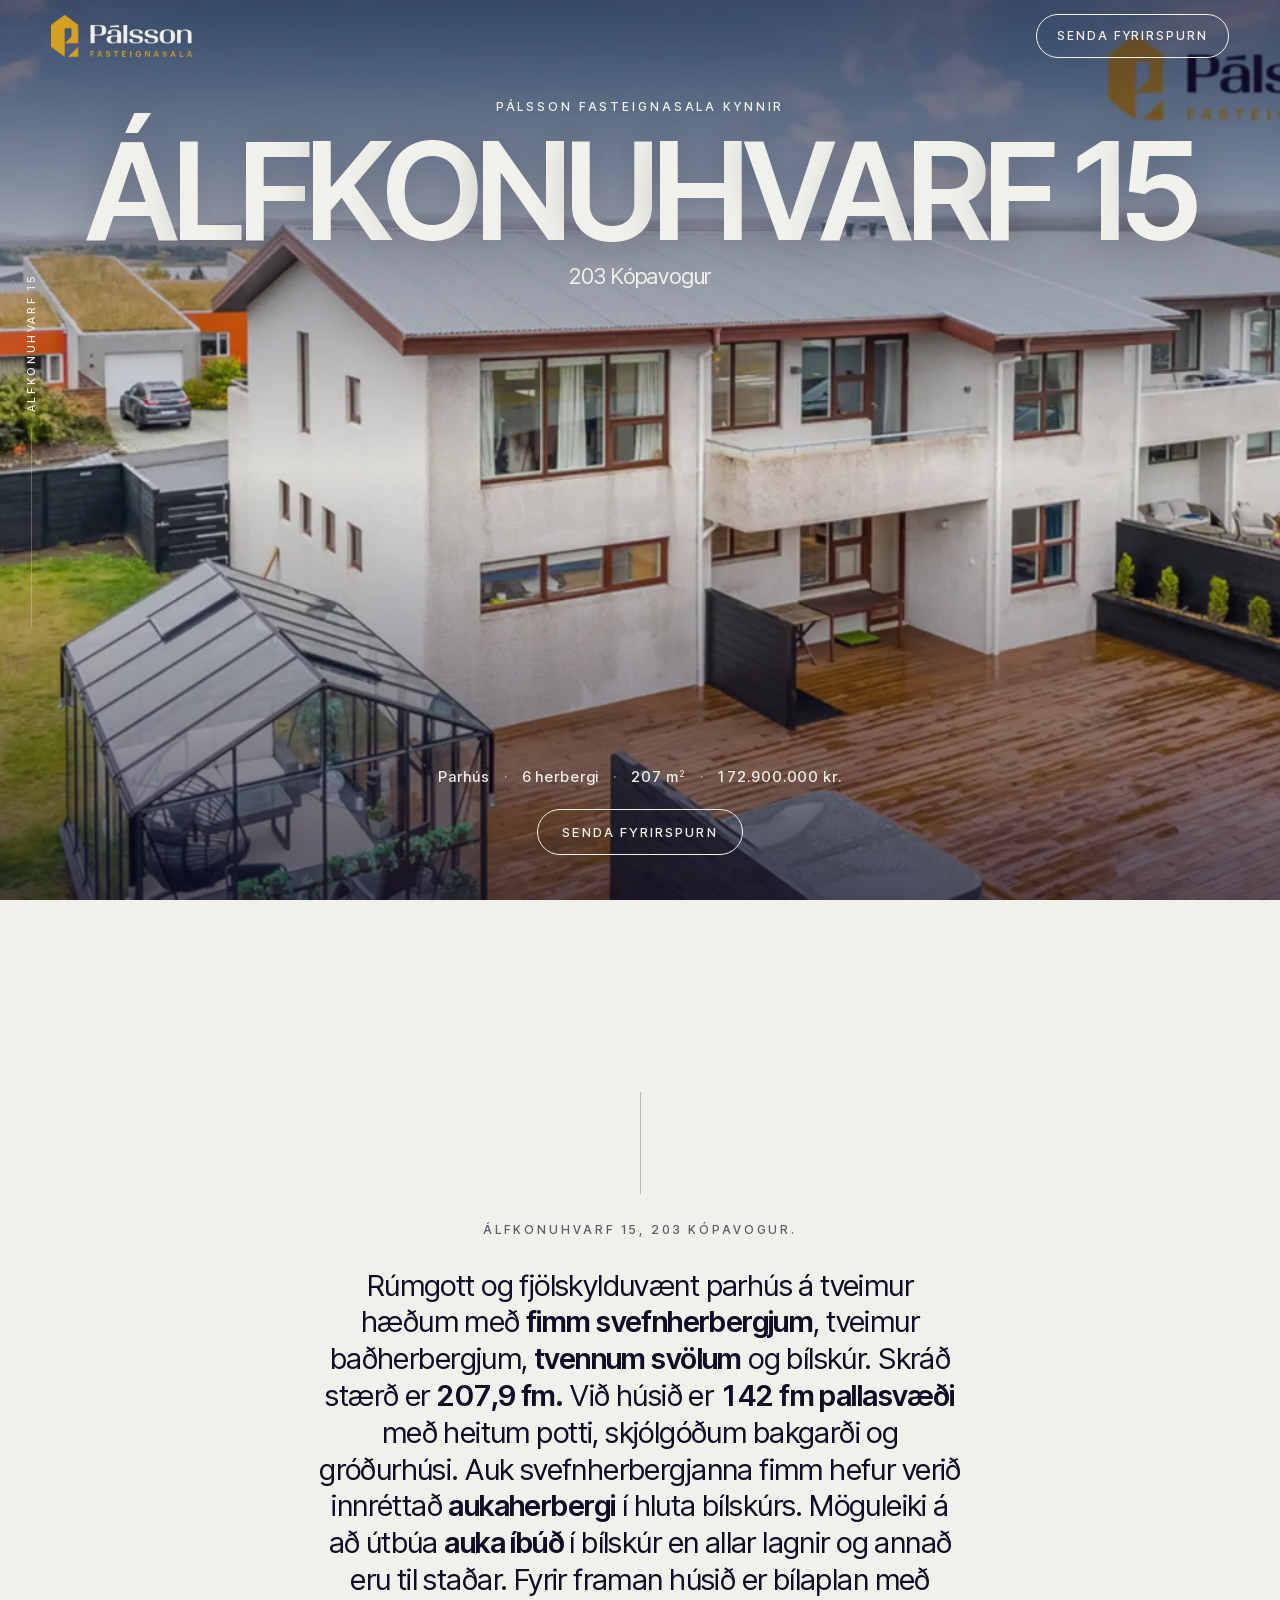
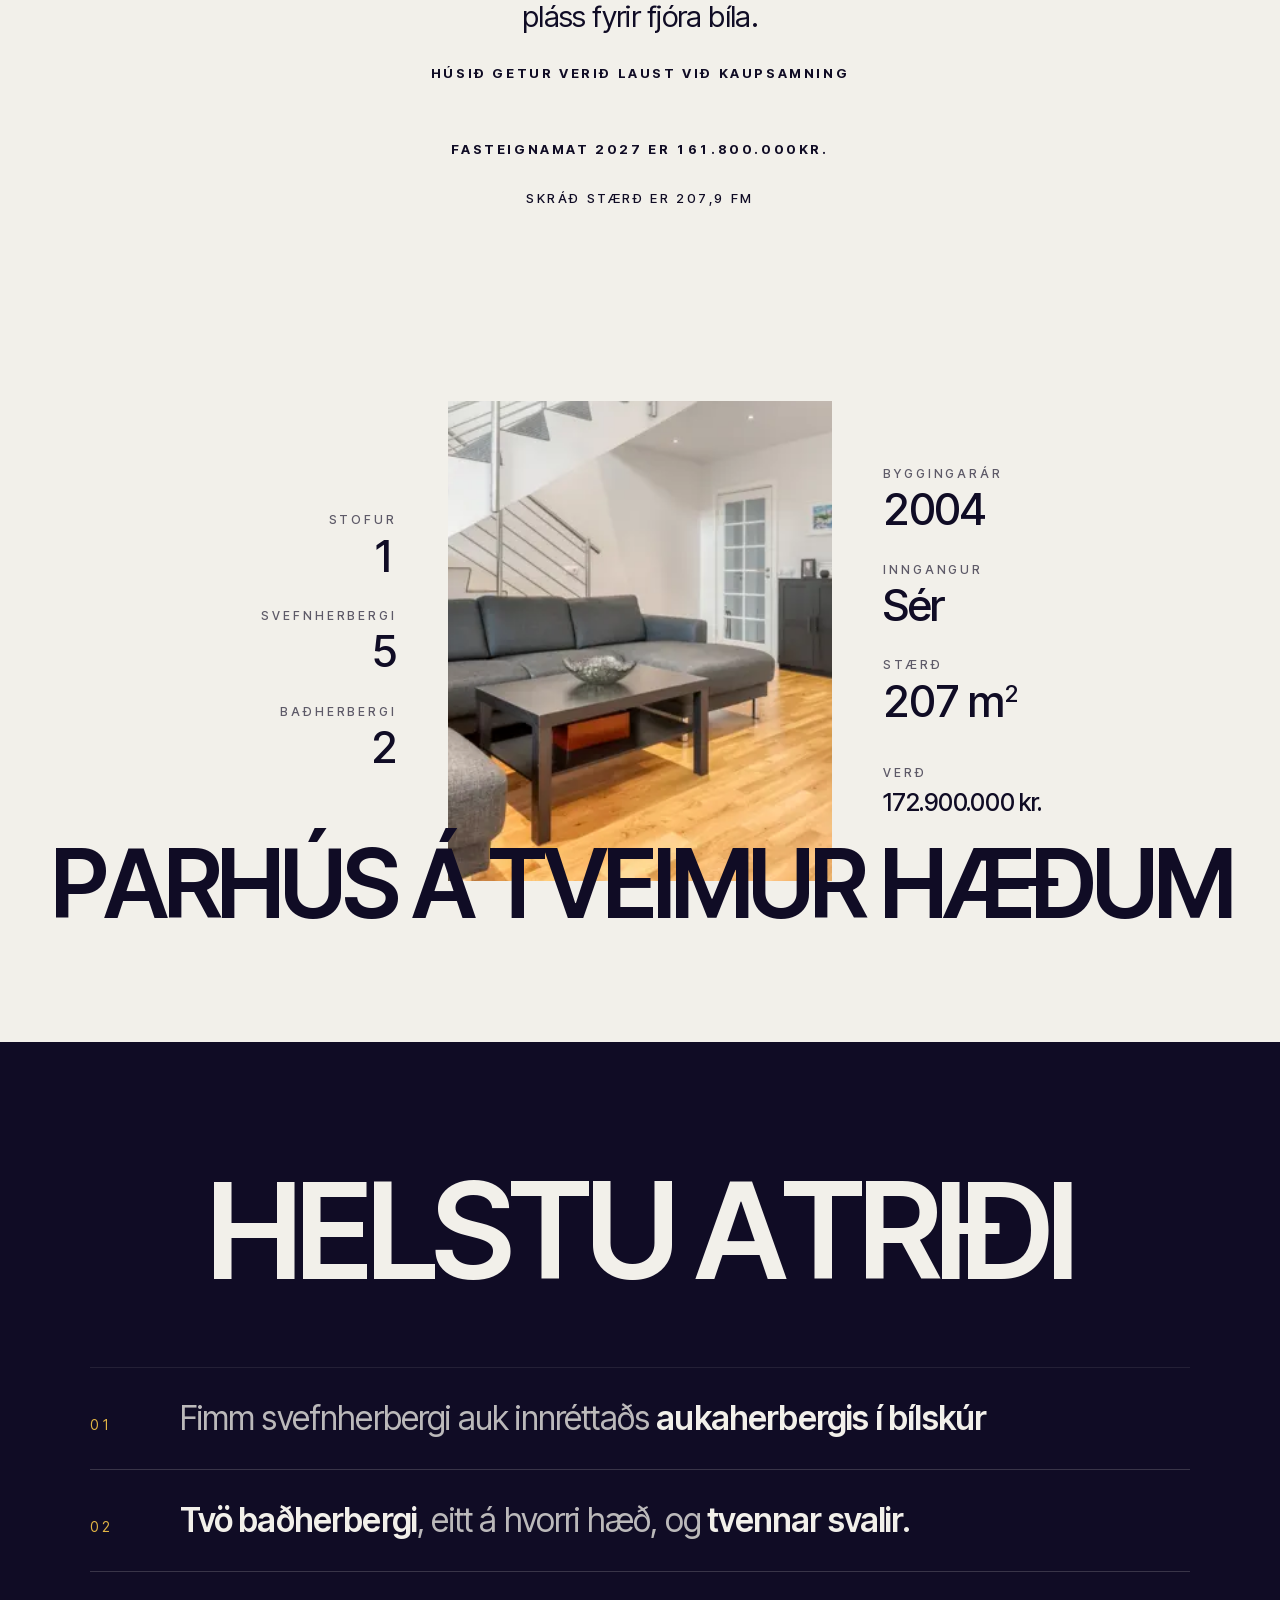
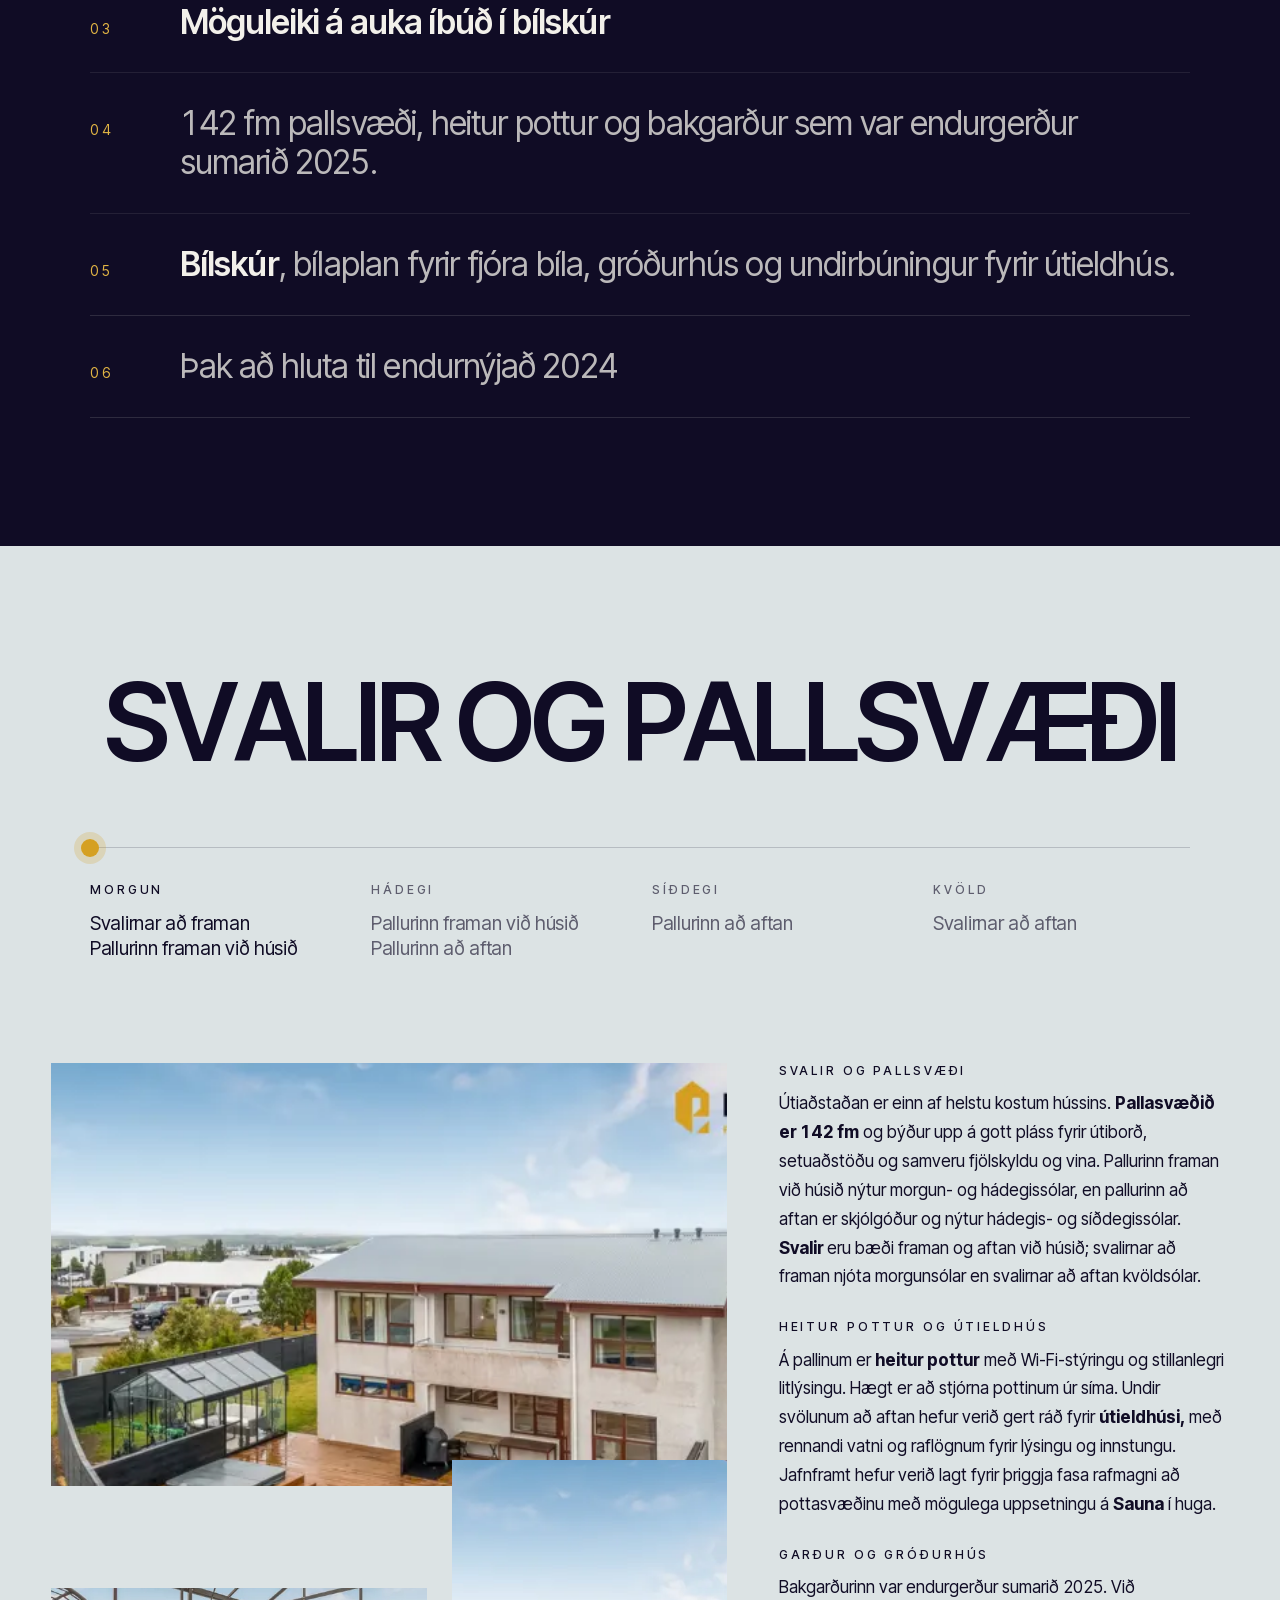
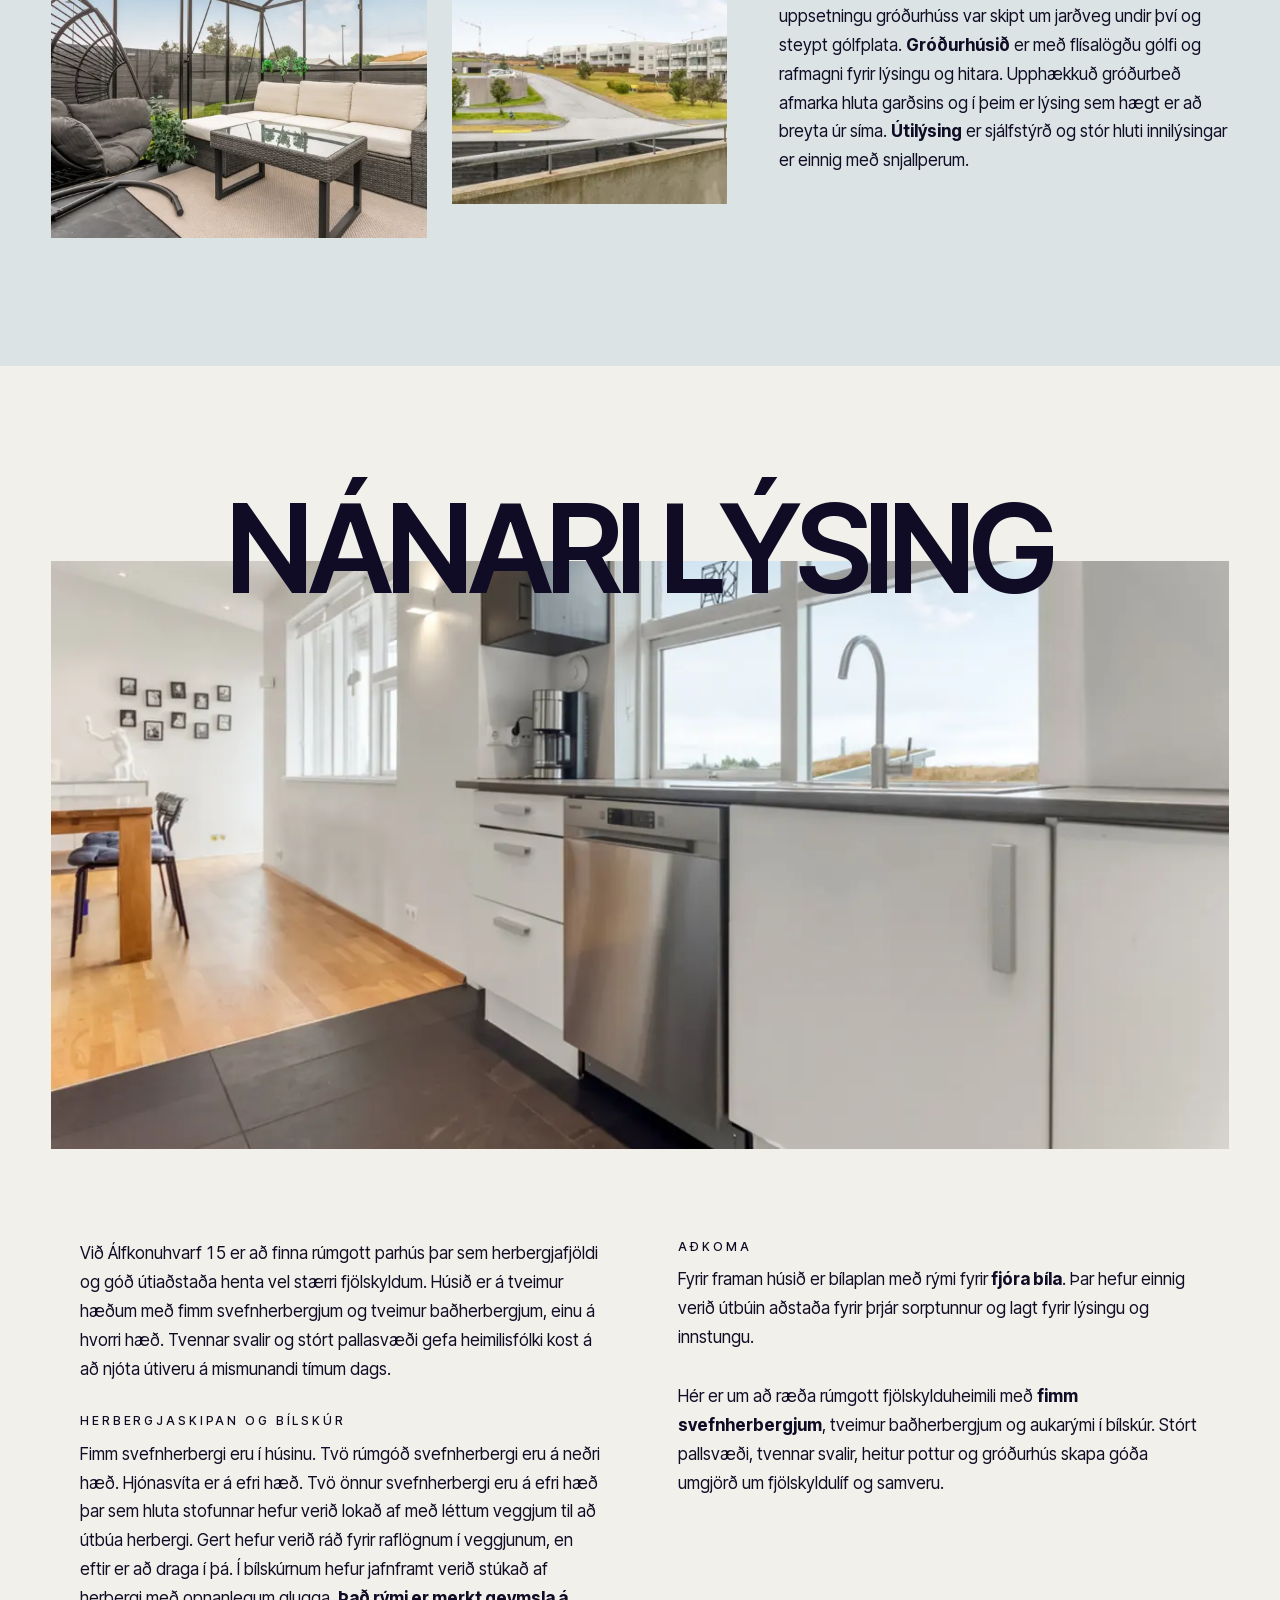
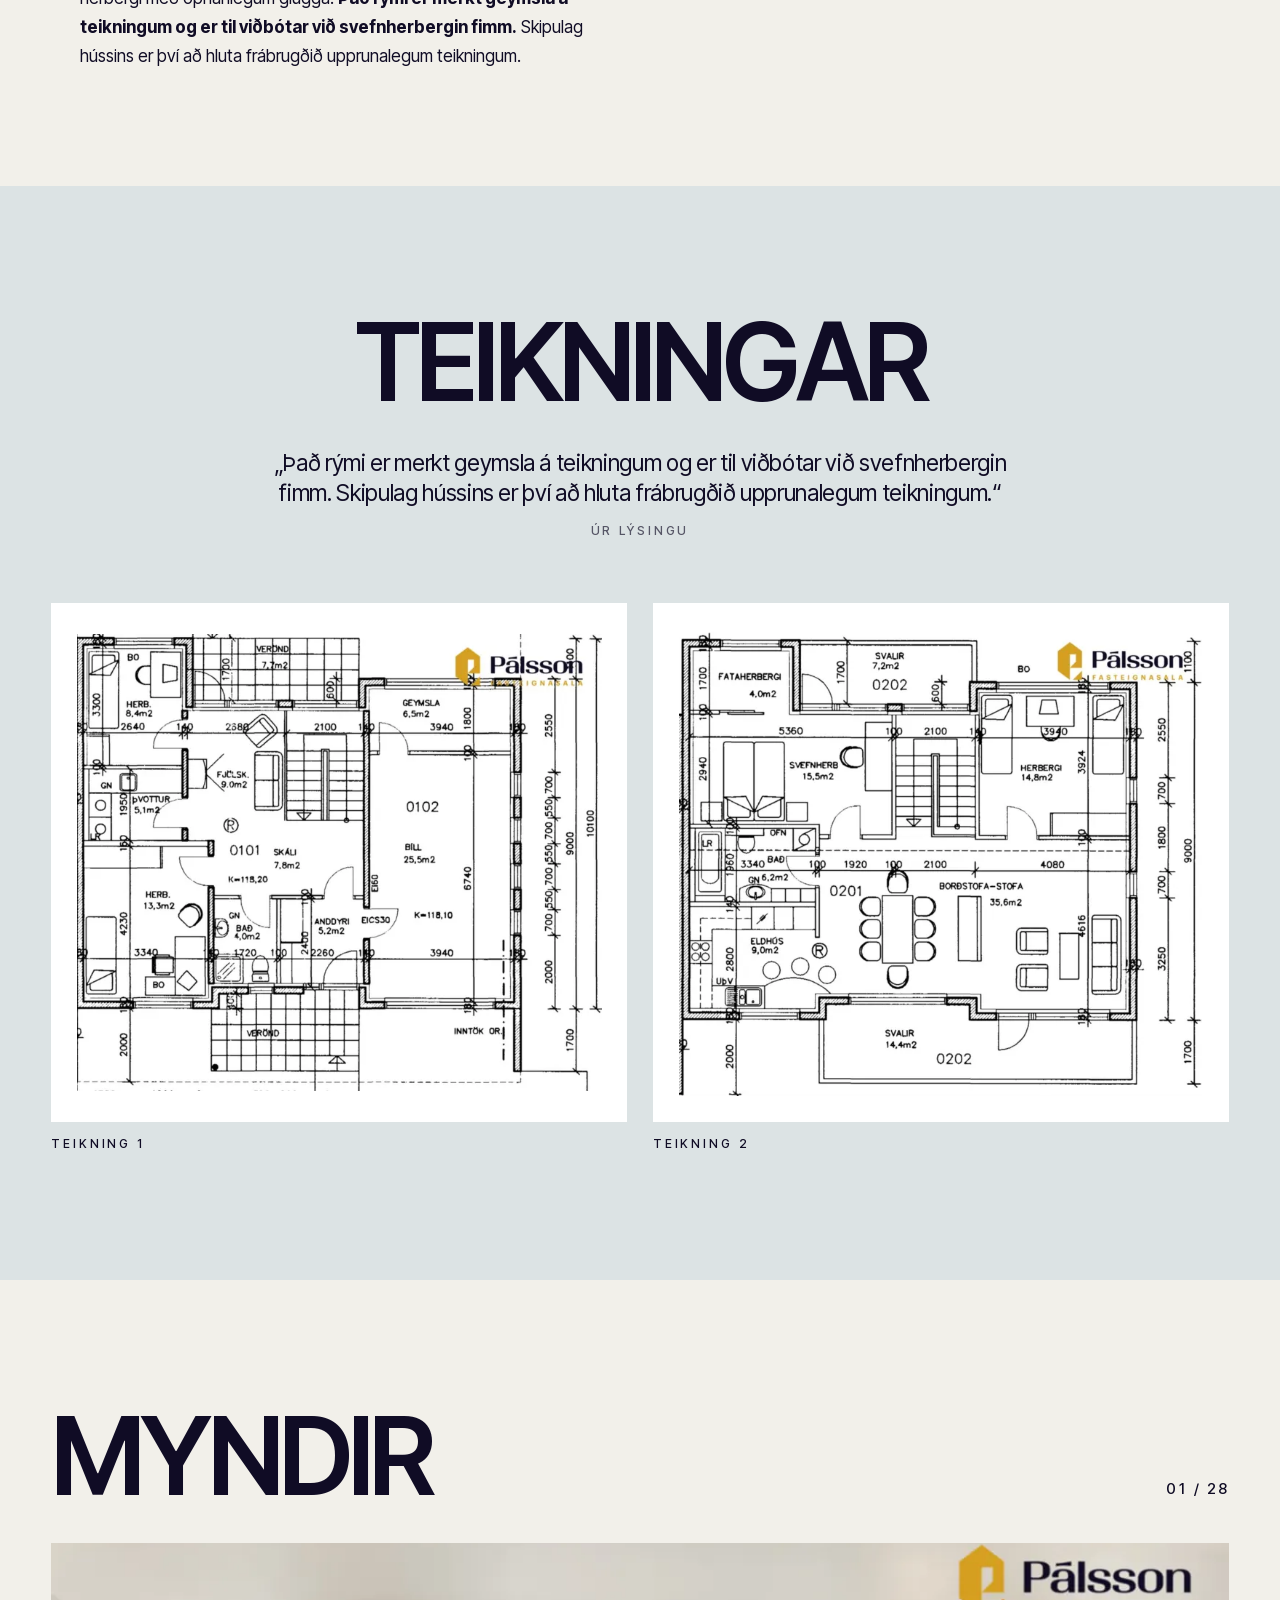
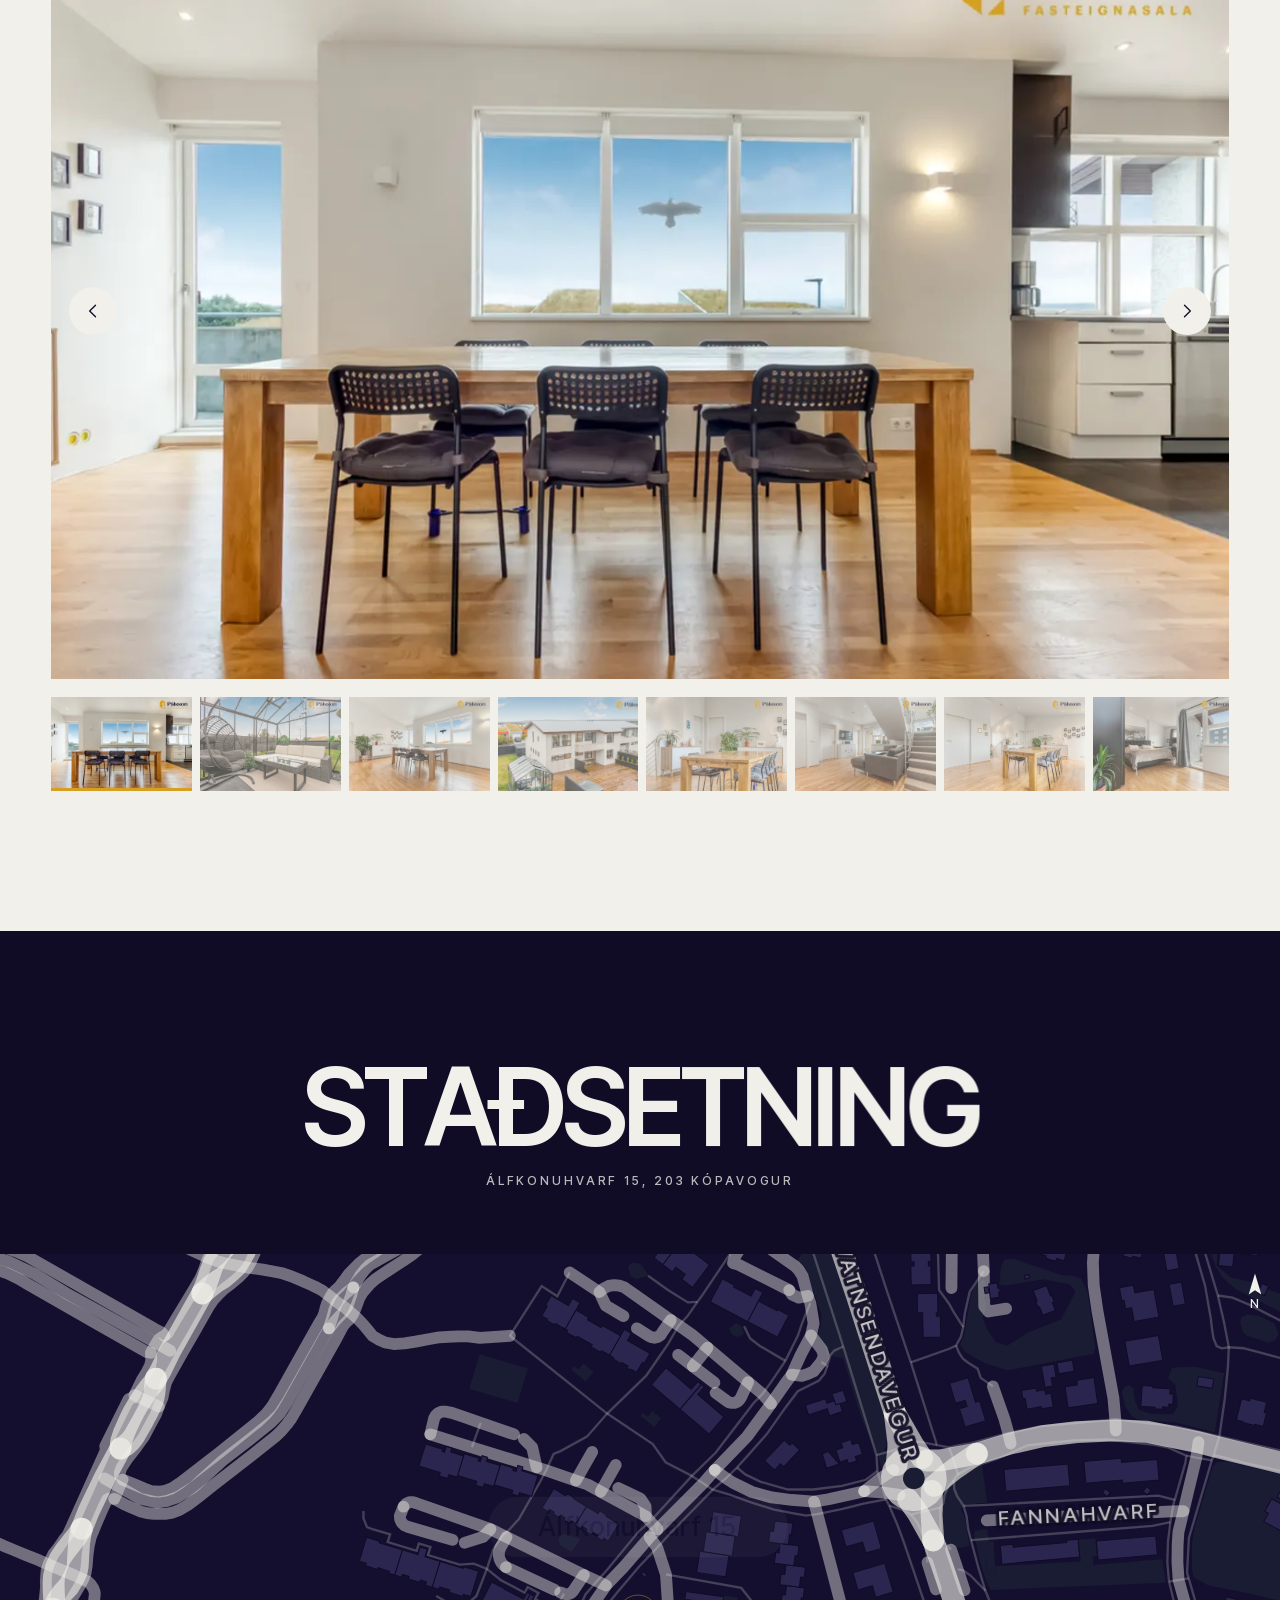
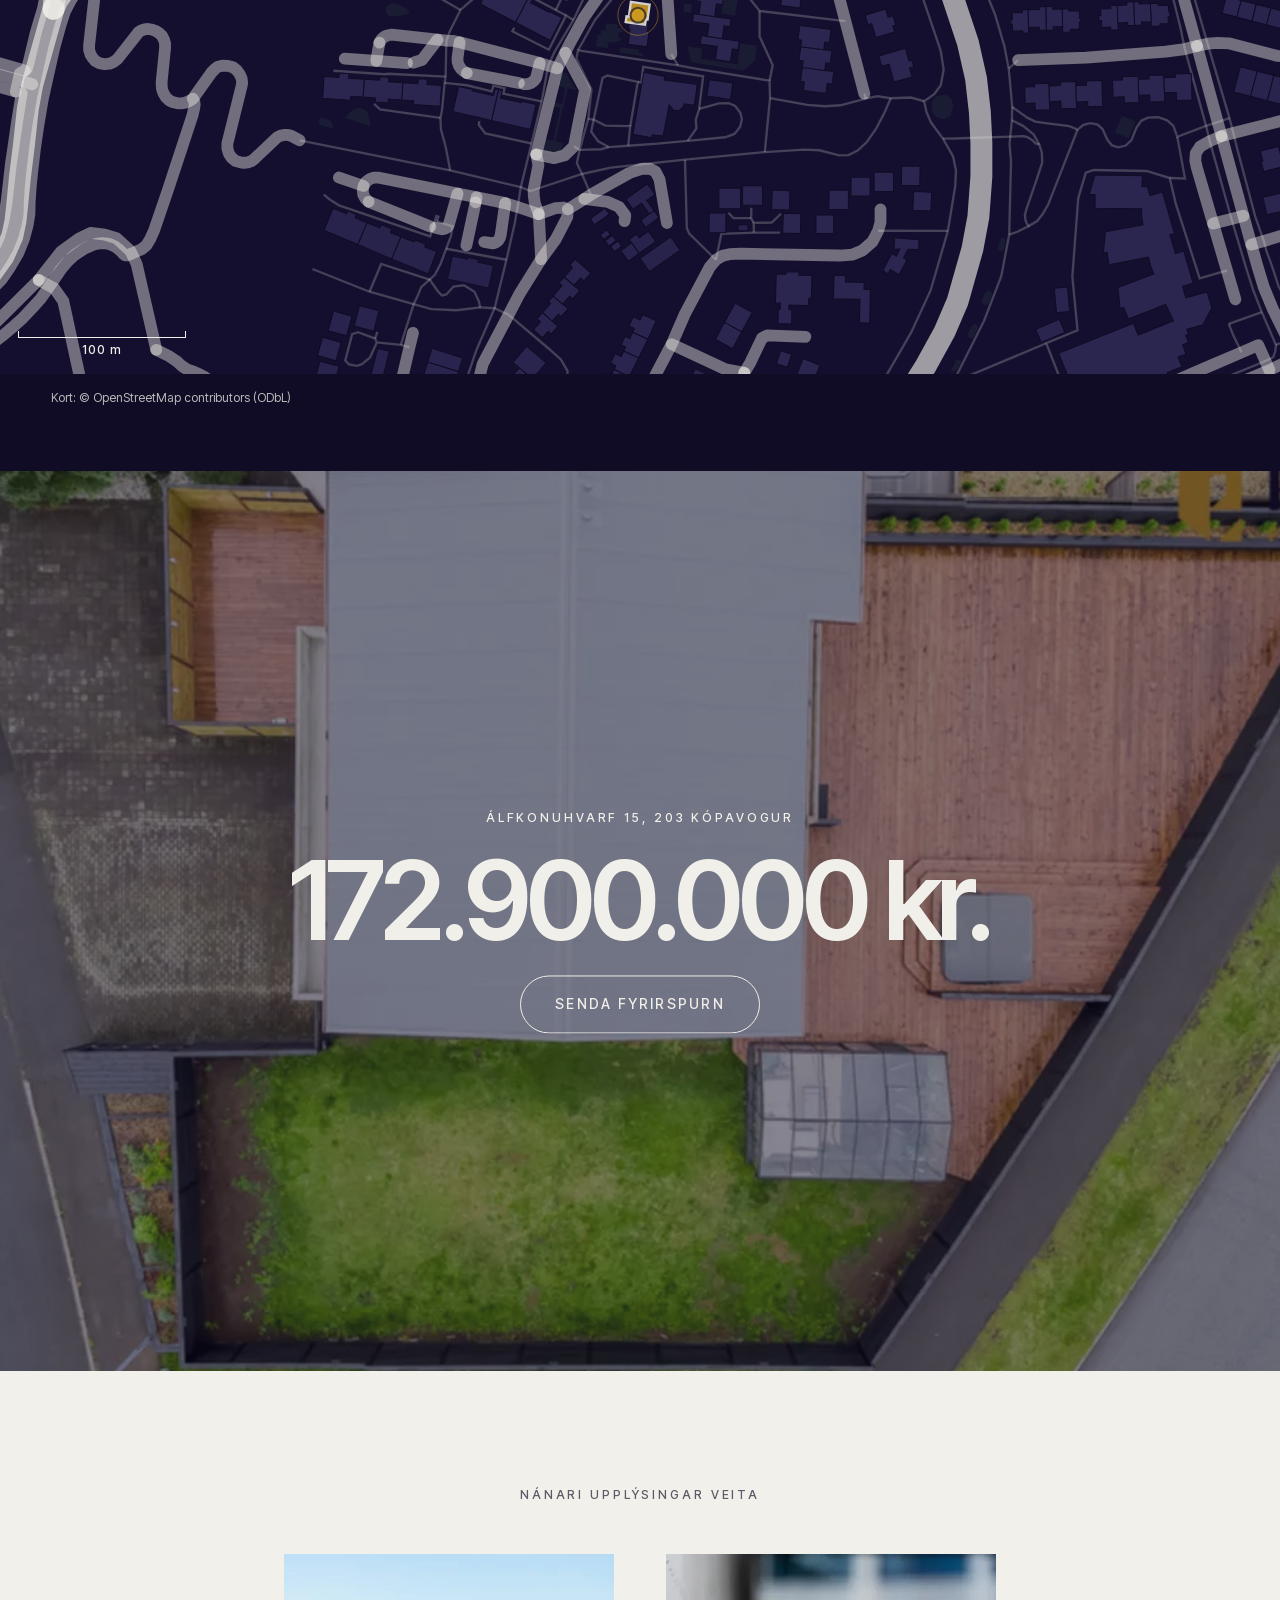
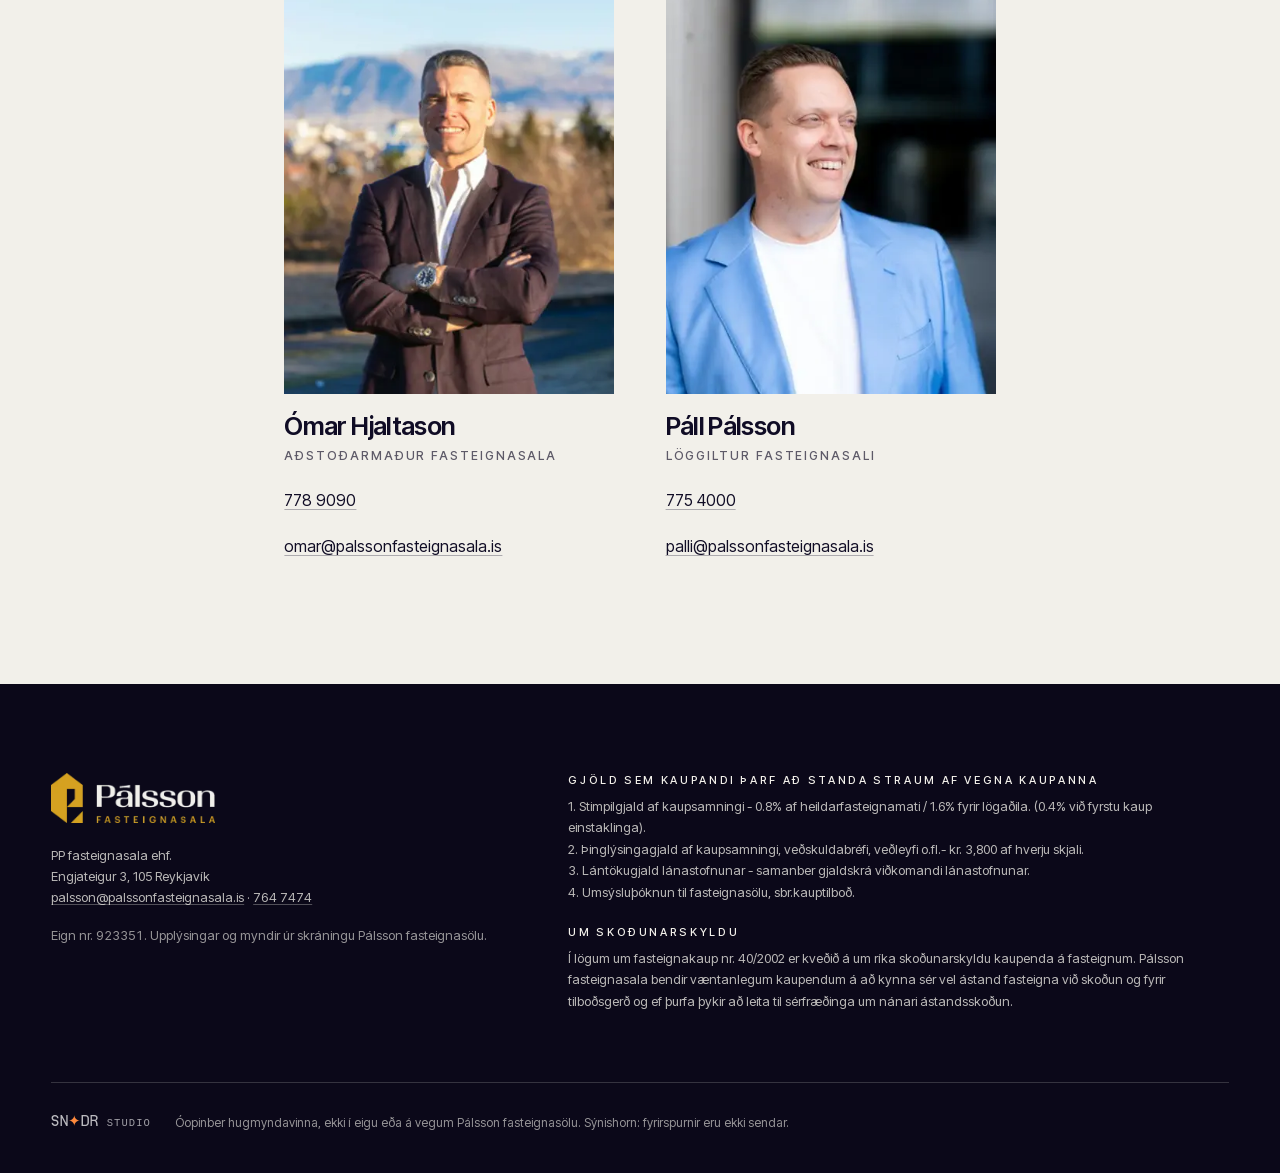
<file: index.html>
<!doctype html>
<html lang="is" class="no-js">
<head>
<meta charset="utf-8">
<meta name="viewport" content="width=device-width, initial-scale=1, viewport-fit=cover">
<title>Álfkonuhvarf 15, 203 Kópavogur | Pálsson fasteignasala</title>
<meta name="description" content="Rúmgott og fjölskylduvænt parhús á tveimur hæðum með fimm svefnherbergjum, tveimur baðherbergjum, tvennum svölum og bílskúr. Skráð stærð er 207,9 fm.">
<meta name="robots" content="noindex, nofollow">
<meta property="og:type" content="website">
<meta property="og:title" content="Álfkonuhvarf 15, 203 Kópavogur">
<meta property="og:description" content="Rúmgott og fjölskylduvænt parhús á tveimur hæðum með fimm svefnherbergjum, tveimur baðherbergjum, tvennum svölum og bílskúr. Skráð stærð er 207,9 fm.">
<meta property="og:image" content="og.jpg">
<meta name="theme-color" content="#100C25">
<link rel="icon" type="image/png" href="favicon.png">
<link rel="apple-touch-icon" href="apple-touch-icon.png">
<link rel="preload" as="font" type="font/woff2" href="fonts/InterTight-vf-latin.woff2" crossorigin>
<link rel="preload" as="image" href="img/05-2000.webp" imagesrcset="img/05-720.webp 720w, img/05-1280.webp 1280w, img/05-2000.webp 2000w" imagesizes="100vw" fetchpriority="high">
<script>(function () {
  var root = document.documentElement;
  function set(v) { if (root.getAttribute('data-input') !== v) root.setAttribute('data-input', v); }
  addEventListener('pointerdown', function () { set('pointer'); }, true);
  addEventListener('keydown', function (e) {
    if (e.key === 'Shift' || e.key === 'Control' || e.key === 'Alt' || e.key === 'Meta') return;
    set('key');
  }, true);
})();(function(h){h.classList.replace('no-js','js');if(!matchMedia('(prefers-reduced-motion: reduce)').matches){h.classList.add('motion');setTimeout(function(){if(!h.classList.contains('ready'))h.classList.remove('motion')},4000)}})(document.documentElement);</script>
<link rel="stylesheet" href="css/site.css?v=59c3ecf3b1">
<style>html[data-input="pointer"] :focus-visible:not(input):not(textarea):not(select):not([contenteditable="true"]) { outline: none; }
/* a focus target that is only a container (a menu panel, a dialog, a drawer): never ring it */
[tabindex="-1"]:focus { outline: none; }@font-face{font-family:'ProjektBlackbirdIS';src:url('fonts/ProjektBlackbirdIS.otf') format('opentype');font-weight:400;font-style:normal;font-display:swap}
.sndr-badge{display:inline-flex;align-items:center;gap:0.5rem;min-height:44px;text-decoration:none}
.sndr-badge-mark{font-family:'ProjektBlackbirdIS',sans-serif;color:var(--sndr-ink);font-size:15px;letter-spacing:0.02em}
.sndr-badge-star{color:var(--sndr-ember)}
.sndr-badge-studio{font-family:'Geist Mono',ui-monospace,'SF Mono',Menlo,monospace;color:var(--sndr-ink);font-size:10.5px;letter-spacing:0.1em;opacity:0.85}</style>
<script type="application/ld+json">{"@context":"https://schema.org","@type":["RealEstateListing","Product"],"name":"Álfkonuhvarf 15, 203 Kópavogur","image":"og.jpg","description":"Rúmgott og fjölskylduvænt parhús á tveimur hæðum með fimm svefnherbergjum, tveimur baðherbergjum, tvennum svölum og bílskúr. Skráð stærð er 207,9 fm.","offers":{"@type":"Offer","price":"172900000","priceCurrency":"ISK","availability":"https://schema.org/InStock","seller":{"@type":"RealEstateAgent","name":"Pálsson fasteignasala","telephone":"764 7474","address":"Engjateigur 3, 105 Reykjavík"},"itemOffered":{"@type":"House","name":"Álfkonuhvarf 15, 203 Kópavogur","floorSize":{"@type":"QuantitativeValue","value":"207","unitCode":"MTK"},"numberOfRooms":"6","yearBuilt":2004,"address":{"@type":"PostalAddress","streetAddress":"Álfkonuhvarf 15","postalCode":"203","addressLocality":"Kópavogur","addressCountry":"IS"},"geo":{"@type":"GeoCoordinates","latitude":64.09043239,"longitude":-21.81172445}}}}</script>
</head>
<body>
<a class="ep-skip" href="#efni">Fara í efni</a>

<header class="ep-head" data-head>
  <a class="ep-head__logo" href="#top" aria-label="Pálsson fasteignasala, efst á síðu">
    <img class="is-dark" src="brand/logo.webp" width="196" height="59" alt="Pálsson fasteignasala">
    <img class="is-light" src="brand/logo-light.webp" width="196" height="59" alt="" aria-hidden="true">
  </a>
  <button class="ep-btn ep-btn--head" type="button" data-enquiry-open><span class="ep-btn__fill" aria-hidden="true"></span><span class="ep-btn__label">Senda fyrirspurn</span></button>
</header>

<div class="ep-rail" aria-hidden="true"><span class="ep-rail__label" data-rail-label>Álfkonuhvarf 15</span><span class="ep-rail__track"><span class="ep-rail__fill" data-rail-fill></span></span></div>

<main id="efni">
  <div class="ep-hero-wrap" id="top" data-bg="photo" data-label="Álfkonuhvarf 15">
    <section class="ep-hero" data-hero>
      <div class="ep-hero__media" data-hero-media><img class="ep-hero__img" src="img/05-1280.webp" srcset="img/05-720.webp 720w, img/05-1280.webp 1280w, img/05-2000.webp 2000w" sizes="100vw" width="2400" height="1350" alt="Álfkonuhvarf 15: mynd 5 af 30 úr skráningu" fetchpriority="high" decoding="async" ></div>
      <div class="ep-hero__shade" aria-hidden="true"></div>
      <div class="ep-hero__text" data-hero-text>
        <p class="ep-label ep-hero__kicker" data-ctn>Pálsson Fasteignasala kynnir</p>
        <h1 class="ep-hero__title" data-fit data-chars-hero><span>ÁLFKONUHVARF 15</span></h1>
        <p class="ep-hero__place" data-ctn>203 Kópavogur</p>
        <p class="ep-hero__open" data-ctn data-until="2026-11-18T12:30:00"><span class="ep-label">Opið hús</span><span>Eignin verður sýnd miðvikudaginn 18. nóvember 2026 milli kl. 12:00 og kl. 12:30.</span></p>
        <ul class="ep-hero__cards" data-ctn aria-label="Helstu tölur"><li>Parhús</li><li class="dot" aria-hidden="true">·</li><li><span class="n">6 </span>herbergi</li><li class="dot" aria-hidden="true">·</li><li><span class="n">207 m<sup>2</sup></span></li><li class="dot" aria-hidden="true">·</li><li><span class="n">172.900.000 kr.</span></li></ul>
        <div class="ep-hero__cta" data-ctn><button class="ep-btn ep-btn--light" type="button" data-enquiry-open><span class="ep-btn__fill" aria-hidden="true"></span><span class="ep-btn__label">Senda fyrirspurn</span></button></div>
      </div>
    </section>
  </div>

  <section class="ep-intro" data-bg="light" data-label="Eignin" data-gable>
    <div class="ep-wrap ep-intro__inner">
      <span class="ep-rule ep-rule--v" data-line aria-hidden="true"></span>
      <p class="ep-label ep-intro__addr" data-ctn>Álfkonuhvarf 15, 203 Kópavogur.</p>
      <p class="ep-lead" data-ctn>Rúmgott og fjölskylduvænt parhús á tveimur hæðum með <strong>fimm svefnherbergjum</strong>, tveimur baðherbergjum, <strong>tvennum svölum</strong> og bílskúr. Skráð stærð er <strong><span class="n">207,9 fm</span>.</strong> Við húsið er <strong><span class="n">142 fm</span> pallasvæði</strong> með heitum potti, skjólgóðum bakgarði og gróðurhúsi. Auk svefnherbergjanna fimm hefur verið innréttað <strong>aukaherbergi</strong> í hluta bílskúrs. Möguleiki á að útbúa <strong>auka íbúð </strong>í bílskúr en allar lagnir og annað eru til staðar. Fyrir framan húsið er bílaplan með pláss fyrir fjóra bíla.</p>
      <p class="ep-intro__p" data-ctn><strong>Húsið getur verið laust við kaupsamning</p>
      <p class="ep-intro__p" data-ctn>Fasteignamat <span class="n">2027 </span>er <span class="n">161.800.000kr.</span></strong></p>
      <p class="ep-intro__p" data-ctn>Skráð stærð er <span class="n">207,9 fm</span></p>
    </div>
  </section>

  <section class="ep-facts" data-bg="light" data-label="Eignin">
    <div class="ep-facts__grid ep-wrap">
      <dl class="ep-facts__col"><div class="ep-fact"><dt class="ep-label">Stofur</dt><dd><span class="n">1</span></dd></div><div class="ep-fact"><dt class="ep-label">Svefnherbergi</dt><dd><span class="n">5</span></dd></div><div class="ep-fact"><dt class="ep-label">Baðherbergi</dt><dd><span class="n">2</span></dd></div></dl>
      <figure class="ep-frame ep-facts__photo" data-parallax><img class="" src="img/21-1280.webp" srcset="img/21-720.webp 720w, img/21-1280.webp 1280w, img/21-2000.webp 2000w" sizes="(min-width: 992px) 30vw, 80vw" width="2400" height="1601" alt="Álfkonuhvarf 15: mynd 21 af 30 úr skráningu" loading="lazy" decoding="async" ></figure>
      <div class="ep-facts__col ep-facts__col--r">
        <dl><div class="ep-fact"><dt class="ep-label">Byggingarár</dt><dd><span class="n">2004</span></dd></div><div class="ep-fact"><dt class="ep-label">Inngangur</dt><dd><span class="n">Sér</span></dd></div><div class="ep-fact"><dt class="ep-label">Stærð</dt><dd><span class="n">207 m<sup>2</sup></span></dd></div></dl>
        <p class="ep-facts__price"><span class="ep-label">Verð</span><span class="n">172.900.000 kr.</span></p>
      </div>
    </div>
    <h2 class="ep-display ep-facts__title" data-chars data-fit="shrink"><span>PARHÚS Á TVEIMUR HÆÐUM</span></h2>
  </section>

  <section class="ep-hl" data-bg="dark" data-label="Helstu atriði">
    <div class="ep-wrap">
      <h2 class="ep-display ep-hl__title" data-chars>HELSTU ATRIÐI</h2>
      <ol class="ep-hl__list">
        <li data-hl><span class="ep-hl__n n">01</span><span class="ep-hl__t">Fimm svefnherbergi auk innréttaðs <strong>aukaherbergis í bílskúr</strong></span></li>
        <li data-hl><span class="ep-hl__n n">02</span><span class="ep-hl__t"><strong>Tvö baðherbergi</strong>, eitt á hvorri hæð, og<strong> tvennar svalir.</strong></span></li>
        <li data-hl><span class="ep-hl__n n">03</span><span class="ep-hl__t"><strong>Möguleiki á auka íbúð í bílskúr</strong></span></li>
        <li data-hl><span class="ep-hl__n n">04</span><span class="ep-hl__t"><span class="n">142 fm</span> pallsvæði, heitur pottur og bakgarður sem var endurgerður sumarið <span class="n">2025.</span></span></li>
        <li data-hl><span class="ep-hl__n n">05</span><span class="ep-hl__t"><strong>Bílskúr</strong>, bílaplan fyrir fjóra bíla, gróðurhús og undirbúningur fyrir útieldhús.</span></li>
        <li data-hl><span class="ep-hl__n n">06</span><span class="ep-hl__t">Þak að hluta til endurnýjað <span class="n">2024</span></span></li>
      </ol>
      
    </div>
  </section>

  <section class="ep-out" data-bg="frost" data-label="Svalir og pallsvæði">
    <div class="ep-wrap">
      <h2 class="ep-display ep-out__title" data-chars>SVALIR OG PALLSVÆÐI</h2>
      
      <ol class="ep-day" data-day>
        <li class="ep-day__line" aria-hidden="true"><span class="ep-day__fill"></span><span class="ep-day__dot"></span></li>
        <li class="ep-day__stop" data-stop>
          <span class="ep-label">Morgun</span>
          <ul><li>svalirnar að framan</li><li>Pallurinn framan við húsið</li></ul>
        </li><li class="ep-day__stop" data-stop>
          <span class="ep-label">Hádegi</span>
          <ul><li>Pallurinn framan við húsið</li><li>pallurinn að aftan</li></ul>
        </li><li class="ep-day__stop" data-stop>
          <span class="ep-label">Síðdegi</span>
          <ul><li>pallurinn að aftan</li></ul>
        </li><li class="ep-day__stop" data-stop>
          <span class="ep-label">Kvöld</span>
          <ul><li>svalirnar að aftan</li></ul>
        </li>
      </ol>
      <div class="ep-out__collage">
        <figure class="ep-frame ep-out__a" data-parallax data-drift="-1"><img class="" src="img/27-1280.webp" srcset="img/27-720.webp 720w, img/27-1280.webp 1280w, img/27-2000.webp 2000w" sizes="(min-width: 992px) 52vw, 92vw" width="2400" height="1350" alt="Álfkonuhvarf 15: mynd 27 af 30 úr skráningu" loading="lazy" decoding="async" ></figure>
        <div class="ep-out__text"><div class="ep-block"><h3 class="ep-label">Svalir og pallsvæði</h3><p>Útiaðstaðan er einn af helstu kostum hússins. <strong>Pallasvæðið er <span class="n">142 fm</span></strong> og býður upp á gott pláss fyrir útiborð, setuaðstöðu og samveru fjölskyldu og vina. Pallurinn framan við húsið nýtur morgun- og hádegissólar, en pallurinn að aftan er skjólgóður og nýtur hádegis- og síðdegissólar. <strong>Svalir </strong>eru bæði framan og aftan við húsið; svalirnar að framan njóta morgunsólar en svalirnar að aftan kvöldsólar.</p></div><div class="ep-block"><h3 class="ep-label">Heitur pottur og útieldhús</h3><p>Á pallinum er <strong>heitur pottur</strong> með Wi-Fi-stýringu og stillanlegri litlýsingu. Hægt er að stjórna pottinum úr síma. Undir svölunum að aftan hefur verið gert ráð fyrir <strong>útieldhúsi,</strong> með rennandi vatni og raflögnum fyrir lýsingu og innstungu. Jafnframt hefur verið lagt fyrir þriggja fasa rafmagni að pottasvæðinu með mögulega uppsetningu á <strong>Sauna</strong> í huga.</p></div><div class="ep-block"><h3 class="ep-label">Garður og gróðurhús</h3><p>Bakgarðurinn var endurgerður sumarið <span class="n">2025. </span>Við uppsetningu gróðurhúss var skipt um jarðveg undir því og steypt gólfplata. <strong>Gróðurhúsið</strong> er með flísalögðu gólfi og rafmagni fyrir lýsingu og hitara. Upphækkuð gróðurbeð afmarka hluta garðsins og í þeim er lýsing sem hægt er að breyta úr síma. <strong>Útilýsing</strong> er sjálfstýrð og stór hluti innilýsingar er einnig með snjallperum.</p></div></div>
        <figure class="ep-frame ep-out__b" data-parallax data-drift="1"><img class="" src="img/03-1280.webp" srcset="img/03-720.webp 720w, img/03-1280.webp 1280w, img/03-2000.webp 2000w" sizes="(min-width: 992px) 30vw, 70vw" width="2400" height="1601" alt="Álfkonuhvarf 15: mynd 3 af 30 úr skráningu" loading="lazy" decoding="async" ></figure>
        <figure class="ep-frame ep-out__c" data-parallax data-drift="-1"><img class="" src="img/11-1280.webp" srcset="img/11-720.webp 720w, img/11-1280.webp 1280w, img/11-2000.webp 2000w" sizes="(min-width: 992px) 26vw, 60vw" width="2400" height="1601" alt="Álfkonuhvarf 15: mynd 11 af 30 úr skráningu" loading="lazy" decoding="async" ></figure>
      </div>
    </div>
  </section>

  <section class="ep-det" data-bg="light" data-label="Nánari lýsing">
    <div class="ep-det__head">
      <h2 class="ep-display ep-det__title" data-chars>NÁNARI LÝSING</h2>
      <figure class="ep-frame ep-det__photo" data-parallax data-clip><img class="" src="img/13-1280.webp" srcset="img/13-720.webp 720w, img/13-1280.webp 1280w, img/13-2000.webp 2000w" sizes="100vw" width="2400" height="1601" alt="Álfkonuhvarf 15: mynd 13 af 30 úr skráningu" loading="lazy" decoding="async" ></figure>
    </div>
    <div class="ep-wrap ep-det__cols">
      <div class="ep-block"><p>Við Álfkonuhvarf <span class="n">15 </span>er að finna rúmgott parhús þar sem herbergjafjöldi og góð útiaðstaða henta vel stærri fjölskyldum. Húsið er á tveimur hæðum með fimm svefnherbergjum og tveimur baðherbergjum, einu á hvorri hæð. Tvennar svalir og stórt pallasvæði gefa heimilisfólki kost á að njóta útiveru á mismunandi tímum dags.</p></div>
      <div class="ep-block"><h3 class="ep-label">Herbergjaskipan og bílskúr</h3><p>Fimm svefnherbergi eru í húsinu. Tvö rúmgóð svefnherbergi eru á neðri hæð. Hjónasvíta er á efri hæð. Tvö önnur svefnherbergi eru á efri hæð þar sem hluta stofunnar hefur verið lokað af með léttum veggjum til að útbúa herbergi. Gert hefur verið ráð fyrir raflögnum í veggjunum, en eftir er að draga í þá. Í bílskúrnum hefur jafnframt verið stúkað af herbergi með opnanlegum glugga. <strong>Það rými er merkt geymsla á teikningum og er til viðbótar við svefnherbergin fimm.</strong> Skipulag hússins er því að hluta frábrugðið upprunalegum teikningum.</p></div>
      
      
      
      <div class="ep-block"><h3 class="ep-label">Aðkoma</h3><p>Fyrir framan húsið er bílaplan með rými fyrir<strong> fjóra bíla</strong>. Þar hefur einnig verið útbúin aðstaða fyrir þrjár sorptunnur og lagt fyrir lýsingu og innstungu.</p></div>
      <div class="ep-block"><p>Hér er um að ræða rúmgott fjölskylduheimili með <strong>fimm svefnherbergjum</strong>, tveimur baðherbergjum og aukarými í bílskúr. Stórt pallsvæði, tvennar svalir, heitur pottur og gróðurhús skapa góða umgjörð um fjölskyldulíf og samveru.</p></div>
    </div>
  </section>

  <section class="ep-plans" data-bg="frost" data-label="Teikningar">
    <div class="ep-wrap">
      <h2 class="ep-display ep-plans__title" data-chars>TEIKNINGAR</h2>
      <p class="ep-plans__note" data-ctn>„Það rými er merkt geymsla á teikningum og er til viðbótar við svefnherbergin fimm. Skipulag hússins er því að hluta frábrugðið upprunalegum teikningum.“ <span class="ep-label">Úr lýsingu</span></p>
      <div class="ep-plans__grid">
        <button class="ep-plan" type="button" data-open-index="26" data-ctn aria-label="Opna teikningu 1 af 2"><img class="" src="img/28-1280.webp" srcset="img/28-720.webp 720w, img/28-1280.webp 1280w, img/28-2000.webp 2000w" sizes="(min-width: 992px) 44vw, 92vw" width="2400" height="2091" alt="Teikning 1 úr skráningu" loading="lazy" decoding="async" ><span class="ep-label">Teikning 1</span></button><button class="ep-plan" type="button" data-open-index="27" data-ctn aria-label="Opna teikningu 2 af 2"><img class="" src="img/29-1280.webp" srcset="img/29-720.webp 720w, img/29-1280.webp 1280w, img/29-2000.webp 2000w" sizes="(min-width: 992px) 44vw, 92vw" width="2400" height="2142" alt="Teikning 2 úr skráningu" loading="lazy" decoding="async" ><span class="ep-label">Teikning 2</span></button>
      </div>
    </div>
  </section>

  <section class="ep-gal" data-bg="light" data-label="Myndir">
    <div class="ep-wrap">
      <div class="ep-gal__head">
        <h2 class="ep-display ep-gal__title" data-chars>MYNDIR</h2>
        <p class="ep-gal__count" aria-live="polite"><span class="n" data-gal-cur>01</span> / <span class="n">28</span></p>
      </div>
      <div class="ep-gal__stage" data-gal-stage>
        <button class="ep-gal__open" type="button" data-gal-open aria-label="Stækka mynd"><img data-gal-img src="img/02-1280.webp" srcset="img/02-1280.webp 1280w, img/02-2000.webp 2000w" sizes="(min-width: 992px) 80vw, 100vw" width="2400" height="1601" alt="Álfkonuhvarf 15: mynd 2 af 30 úr skráningu" loading="lazy" decoding="async"></button>
        <button class="ep-round ep-gal__prev" type="button" data-gal-step="-1" aria-label="Fyrri mynd"><svg viewBox="0 0 24 24" aria-hidden="true"><path d="M15 5l-7 7 7 7"/></svg></button>
        <button class="ep-round ep-gal__next" type="button" data-gal-step="1" aria-label="Næsta mynd"><svg viewBox="0 0 24 24" aria-hidden="true"><path d="M9 5l7 7-7 7"/></svg></button>
      </div>
      <div class="ep-gal__railwrap">
        <ul class="ep-gal__rail" data-rail><li><button class="ep-thumb" type="button" data-thumb="0" aria-label="Mynd 1 af 28"><img src="img/02-720.webp" width="2400" height="1601" alt="" loading="lazy" decoding="async"></button></li><li><button class="ep-thumb" type="button" data-thumb="1" aria-label="Mynd 2 af 28"><img src="img/03-720.webp" width="2400" height="1601" alt="" loading="lazy" decoding="async"></button></li><li><button class="ep-thumb" type="button" data-thumb="2" aria-label="Mynd 3 af 28"><img src="img/04-720.webp" width="2400" height="1601" alt="" loading="lazy" decoding="async"></button></li><li><button class="ep-thumb" type="button" data-thumb="3" aria-label="Mynd 4 af 28"><img src="img/05-720.webp" width="2400" height="1350" alt="" loading="lazy" decoding="async"></button></li><li><button class="ep-thumb" type="button" data-thumb="4" aria-label="Mynd 5 af 28"><img src="img/06-720.webp" width="2400" height="1601" alt="" loading="lazy" decoding="async"></button></li><li><button class="ep-thumb" type="button" data-thumb="5" aria-label="Mynd 6 af 28"><img src="img/07-720.webp" width="2400" height="1601" alt="" loading="lazy" decoding="async"></button></li><li><button class="ep-thumb" type="button" data-thumb="6" aria-label="Mynd 7 af 28"><img src="img/08-720.webp" width="2400" height="1601" alt="" loading="lazy" decoding="async"></button></li><li><button class="ep-thumb" type="button" data-thumb="7" aria-label="Mynd 8 af 28"><img src="img/09-720.webp" width="2400" height="1601" alt="" loading="lazy" decoding="async"></button></li><li><button class="ep-thumb" type="button" data-thumb="8" aria-label="Mynd 9 af 28"><img src="img/10-720.webp" width="2400" height="1601" alt="" loading="lazy" decoding="async"></button></li><li><button class="ep-thumb" type="button" data-thumb="9" aria-label="Mynd 10 af 28"><img src="img/11-720.webp" width="2400" height="1601" alt="" loading="lazy" decoding="async"></button></li><li><button class="ep-thumb" type="button" data-thumb="10" aria-label="Mynd 11 af 28"><img src="img/12-720.webp" width="2400" height="1601" alt="" loading="lazy" decoding="async"></button></li><li><button class="ep-thumb" type="button" data-thumb="11" aria-label="Mynd 12 af 28"><img src="img/13-720.webp" width="2400" height="1601" alt="" loading="lazy" decoding="async"></button></li><li><button class="ep-thumb" type="button" data-thumb="12" aria-label="Mynd 13 af 28"><img src="img/14-720.webp" width="2400" height="1601" alt="" loading="lazy" decoding="async"></button></li><li><button class="ep-thumb" type="button" data-thumb="13" aria-label="Mynd 14 af 28"><img src="img/15-720.webp" width="2400" height="1601" alt="" loading="lazy" decoding="async"></button></li><li><button class="ep-thumb" type="button" data-thumb="14" aria-label="Mynd 15 af 28"><img src="img/16-720.webp" width="2400" height="1601" alt="" loading="lazy" decoding="async"></button></li><li><button class="ep-thumb" type="button" data-thumb="15" aria-label="Mynd 16 af 28"><img src="img/17-720.webp" width="2400" height="1601" alt="" loading="lazy" decoding="async"></button></li><li><button class="ep-thumb" type="button" data-thumb="16" aria-label="Mynd 17 af 28"><img src="img/18-720.webp" width="2400" height="1601" alt="" loading="lazy" decoding="async"></button></li><li><button class="ep-thumb" type="button" data-thumb="17" aria-label="Mynd 18 af 28"><img src="img/19-720.webp" width="2400" height="1601" alt="" loading="lazy" decoding="async"></button></li><li><button class="ep-thumb" type="button" data-thumb="18" aria-label="Mynd 19 af 28"><img src="img/20-720.webp" width="2400" height="1601" alt="" loading="lazy" decoding="async"></button></li><li><button class="ep-thumb" type="button" data-thumb="19" aria-label="Mynd 20 af 28"><img src="img/21-720.webp" width="2400" height="1601" alt="" loading="lazy" decoding="async"></button></li><li><button class="ep-thumb" type="button" data-thumb="20" aria-label="Mynd 21 af 28"><img src="img/22-720.webp" width="2400" height="1601" alt="" loading="lazy" decoding="async"></button></li><li><button class="ep-thumb" type="button" data-thumb="21" aria-label="Mynd 22 af 28"><img src="img/23-720.webp" width="2400" height="1601" alt="" loading="lazy" decoding="async"></button></li><li><button class="ep-thumb" type="button" data-thumb="22" aria-label="Mynd 23 af 28"><img src="img/24-720.webp" width="2400" height="1601" alt="" loading="lazy" decoding="async"></button></li><li><button class="ep-thumb" type="button" data-thumb="23" aria-label="Mynd 24 af 28"><img src="img/25-720.webp" width="2400" height="1601" alt="" loading="lazy" decoding="async"></button></li><li><button class="ep-thumb" type="button" data-thumb="24" aria-label="Mynd 25 af 28"><img src="img/26-720.webp" width="2400" height="1350" alt="" loading="lazy" decoding="async"></button></li><li><button class="ep-thumb" type="button" data-thumb="25" aria-label="Mynd 26 af 28"><img src="img/27-720.webp" width="2400" height="1350" alt="" loading="lazy" decoding="async"></button></li><li><button class="ep-thumb" type="button" data-thumb="26" aria-label="Mynd 27 af 28"><img src="img/28-720.webp" width="2400" height="2091" alt="" loading="lazy" decoding="async"></button></li><li><button class="ep-thumb" type="button" data-thumb="27" aria-label="Mynd 28 af 28"><img src="img/29-720.webp" width="2400" height="2142" alt="" loading="lazy" decoding="async"></button></li></ul>
      </div>
    </div>
  </section>

  <section class="ep-map" data-bg="dark" data-label="Staðsetning">
    <div class="ep-wrap ep-map__head">
      <h2 class="ep-display ep-map__title" data-chars>STAÐSETNING</h2>
      <p class="ep-label" data-ctn>Álfkonuhvarf 15, 203 Kópavogur</p>
    </div>
    <div class="ep-map__frame" data-map><svg class="ep-map__svg" viewBox="0 0 760 500" preserveAspectRatio="xMidYMid slice" role="img" aria-label="Kort af nágrenni Álfkonuhvarf 15, 203 Kópavogur. Eignin er merkt.">
    <g class="m-green"><path d="M593.8 479.4L619.4 469.5L622.6 470.8L627.5 483.2L626.1 486.5L600.5 496.5L597.3 495.0L592.5 482.6L593.8 479.4Z"/><path d="M627.5 486.7L634.4 504.2L603.0 516.6L596.1 499.2L627.5 486.7Z"/><path d="M287.7 506.6L263.6 523.2L268.6 501.3L274.5 478.5L280.4 492.7L287.7 506.6Z"/><path d="M333.7 284.9L336.2 285.1L342.0 295.1L337.1 294.1L333.3 309.8L329.8 325.6L334.3 326.8L333.6 330.1L331.6 332.1L328.5 332.7L325.0 332.4L322.6 330.3L323.8 324.5L328.5 325.3L332.7 305.7L328.0 304.9L328.8 302.2L333.8 303.4L335.7 293.8L330.7 292.8L333.7 284.9Z"/><path d="M408.0 269.3L416.9 270.5L416.3 276.5L438.0 279.9L439.4 267.5L449.4 268.7L448.4 277.5L441.6 283.5L410.4 278.7L408.0 269.3Z"/><path d="M410.9 244.2L410.3 249.3L405.7 248.6L406.3 243.7L410.9 244.2Z"/><path d="M438.2 240.3L436.4 251.1L428.4 249.5L429.8 239.1L438.2 240.3Z"/><path d="M366.8 256.3L366.5 258.2L369.7 258.9L369.3 261.1L367.5 260.9L366.8 263.9L368.6 264.2L368.0 266.3L366.2 266.1L364.4 267.0L361.3 266.8L360.9 270.3L354.0 269.3L354.7 262.3L356.4 262.6L356.9 259.6L359.3 259.8L359.8 255.4L366.8 256.3Z"/><path d="M368.2 269.7L367.9 273.0L381.9 274.9L381.7 273.5L379.4 273.0L379.2 271.1L368.2 269.7Z"/><path d="M189.8 311.4L194.9 312.5L197.9 315.4L197.3 317.8L189.2 315.8L189.8 311.4Z"/><path d="M204.7 311.5L209.4 306.8L213.1 305.7L217.9 307.4L220.1 315.7L219.6 316.8L204.7 311.5Z"/><path d="M344.9 205.5L339.5 213.1L333.0 209.6L331.5 206.4L332.8 203.3L335.5 202.7L337.7 203.1L344.9 205.5Z"/><path d="M381.0 42.9L385.2 49.0L377.8 51.2L374.3 49.3L372.9 43.9L375.0 41.6L378.9 41.7L381.0 42.9Z"/><path d="M346.4 101.2L352.5 106.2L347.7 112.0L339.1 105.0L340.9 102.8L343.4 104.9L346.4 101.2Z"/><path d="M392.6 133.7L388.6 138.9L380.3 132.5L381.7 130.7L384.6 132.9L387.2 129.5L392.6 133.7Z"/><path d="M674.3 313.9L670.1 323.7L661.9 320.2L666.1 310.4L674.3 313.9Z"/><path d="M436.7 77.1L440.4 79.2L441.8 83.7L437.8 85.5L434.4 84.0L433.0 80.7L436.7 77.1Z"/><path d="M590.3 214.5L590.9 221.7L591.3 226.4L586.1 226.8L585.1 214.9L590.3 214.5Z"/><path d="M524.3 22.0L532.2 15.6L533.5 14.5L532.2 12.5L530.4 11.4L527.4 11.0L524.8 11.8L522.8 9.8L520.8 11.8L519.6 13.8L519.1 15.9L518.9 17.2L521.2 16.7L521.6 18.0L522.2 19.7L523.0 20.9L524.3 22.0Z"/><path d="M524.0 165.8L527.5 161.4L528.7 156.9L525.2 153.2L526.6 146.1L524.8 136.0L526.4 129.5L495.0 34.7L471.6 -36.8L467.1 -51.2L464.0 -53.3L460.0 -27.0L480.0 29.7L472.9 41.2L476.1 43.6L478.9 47.3L487.5 71.6L487.5 77.5L485.6 84.3L489.9 91.4L490.8 96.2L500.6 98.2L511.4 133.5L521.5 156.4L524.0 165.8Z"/><path d="M560.5 312.6L564.3 310.3L566.1 304.9L564.7 299.9L561.4 298.0L558.2 298.3L554.9 299.5L553.1 302.9L553.3 306.9L554.4 309.8L557.1 311.7L560.5 312.6Z"/><path d="M708.9 228.4L717.6 233.1L736.5 236.6L770.5 244.5L773.7 239.9L778.1 223.3L784.2 222.4L829.8 231.7L842.7 234.8L847.9 232.6L852.1 222.5L862.5 198.2L861.8 195.6L843.2 189.3L822.6 182.9L776.1 170.9L729.5 159.8L722.6 159.8L720.0 162.8L709.6 197.5L707.7 207.9L707.7 223.5L708.9 228.4Z"/><path d="M505.3 -8.2L513.6 9.2L537.0 13.9L539.5 12.0L538.5 6.9L525.7 -13.8L519.5 -24.2L514.6 -26.8L507.2 -43.4L505.0 -60.5L498.3 -57.4L496.4 -48.5L507.5 -14.7L505.3 -8.2Z"/><path d="M692.1 231.4L690.2 217.5L649.3 220.9L648.8 215.8L651.4 215.6L650.4 205.1L640.4 205.9L641.7 218.9L590.9 221.7L591.3 226.4L586.1 226.8L585.1 214.9L590.3 214.5L590.1 206.8L587.4 207.0L586.1 199.6L579.0 200.5L578.2 202.3L582.7 222.0L585.8 230.7L588.1 235.7L692.1 231.4Z"/><path d="M560.1 205.3L564.1 209.7L571.1 210.6L575.6 209.3L572.7 192.4L570.3 187.6L574.2 184.9L586.1 184.0L582.7 158.1L572.5 162.3L563.7 169.1L559.6 174.5L557.3 180.4L556.8 184.6L559.1 188.9L559.2 196.6L560.1 205.3Z"/><path d="M536.6 174.8L538.9 176.7L541.7 177.6L544.7 177.5L547.2 176.6L549.3 175.0L550.8 172.7L551.5 170.2L551.4 167.5L550.4 165.0L548.8 162.9L546.6 161.4L544.0 160.7L541.3 160.8L538.6 161.9L536.4 163.9L534.9 166.5L534.5 169.4L535.1 172.3L536.6 174.8Z"/><path d="M585.3 101.3L598.4 105.3L649.2 95.5L650.4 91.9L645.7 58.7L642.1 51.1L637.7 49.3L629.9 48.7L602.2 39.1L596.4 39.5L594.2 44.7L593.3 54.3L597.1 54.9L619.6 51.3L635.4 54.3L638.6 58.7L630.1 75.2L610.5 82.8L598.0 90.8L591.3 88.6L586.2 81.4L583.5 74.3L585.7 67.6L584.4 62.7L585.4 53.1L583.3 51.6L578.9 54.6L576.6 60.4L572.4 84.6L570.0 90.1L573.5 94.7L585.3 101.3Z"/><path d="M740.2 84.8L753.3 88.8L757.2 87.5L759.1 83.6L756.8 77.6L747.6 73.0L740.6 72.2L737.1 74.0L736.4 77.2L737.9 82.7L740.2 84.8Z"/><path d="M777.5 79.3L784.9 80.1L786.3 77.8L785.7 74.0L770.2 63.6L754.1 57.8L749.5 56.2L743.6 53.1L730.5 50.0L724.8 45.1L722.4 43.1L723.2 32.1L729.6 9.0L740.3 10.5L741.3 5.5L725.6 1.2L719.4 1.8L716.7 20.8L717.7 32.1L721.8 43.6L725.8 50.0L734.0 57.3L766.6 73.8L777.5 79.3Z"/><path d="M721.3 142.1L726.8 107.0L709.6 103.2L698.7 103.7L695.7 103.9L693.6 110.0L697.9 114.1L699.4 126.7L696.5 131.4L683.3 131.1L676.0 128.7L673.6 122.6L672.9 115.8L670.2 114.1L667.5 115.3L666.1 118.5L668.3 127.2L671.7 132.1L675.8 134.5L697.2 136.2L721.3 142.1Z"/><path d="M551.5 489.2L555.8 482.6L555.8 480.8L554.2 479.6L552.2 481.0L548.6 486.7L548.6 488.1L550.0 489.3L551.5 489.2Z"/><path d="M566.1 462.6L568.5 460.8L570.6 457.1L570.6 455.6L569.2 455.1L567.8 455.5L564.8 461.2L564.8 462.3L566.1 462.6Z"/><path d="M574.8 439.9L574.8 441.8L576.0 442.8L578.1 442.2L580.7 436.0L580.5 434.5L578.6 434.1L577.0 434.9L574.8 439.9Z"/><path d="M585.2 422.9L586.8 422.2L589.0 416.9L589.0 415.1L587.3 414.4L585.4 414.7L583.1 419.5L583.1 421.8L585.2 422.9Z"/><path d="M594.4 391.2L595.9 390.2L596.9 386.5L596.9 383.6L595.8 382.6L594.3 383.2L593.1 386.2L592.5 388.9L592.7 390.6L594.4 391.2Z"/><path d="M231.0 251.3L229.9 250.3L229.2 248.9L229.1 247.4L229.5 245.9L230.4 244.7L231.6 243.9L233.1 243.6L236.0 244.1L242.1 247.2L242.8 247.9L242.9 248.8L242.6 249.6L241.9 250.0L241.1 250.1L237.0 251.2L231.0 251.3Z"/><path d="M313.4 104.3L307.3 124.7L278.7 116.2L284.7 95.8L313.4 104.3Z"/></g>
    <g class="m-water"></g>
    <g class="m-path"><path pathLength="1" d="M564.7 211.8L559.0 205.8"/><path pathLength="1" d="M243.1 447.9L238.0 446.5L223.7 445.0L219.7 454.0L217.7 455.6L214.9 457.9L212.0 458.9L207.2 458.0L205.0 455.7L209.1 440.1L212.6 438.9L222.7 442.7L223.7 445.0"/><path pathLength="1" d="M245.6 422.3L238.0 446.5"/><path pathLength="1" d="M454.1 332.0L457.2 300.0L456.9 289.6L414.7 282.7L402.6 280.5L343.2 271.5L342.2 276.5L351.2 294.8L349.3 312.1L344.2 330.7L342.5 338.6L345.6 345.0"/><path pathLength="1" d="M285.1 424.2L284.3 420.5L281.7 414.9L275.5 411.1L269.3 411.8L265.0 416.5L262.4 417.1L260.5 415.3L258.4 412.4L255.1 407.7L250.1 412.2L248.2 416.9L245.6 422.3"/><path pathLength="1" d="M185.5 401.4L219.4 414.9L245.6 422.3L256.1 425.2L271.1 425.9L285.1 424.2L293.7 424.7L298.3 426.9L302.0 428.6L325.7 448.6L333.0 455.1L337.0 462.0L336.3 470.8L336.9 476.5L343.1 483.6L358.1 491.3L372.0 497.0"/><path pathLength="1" d="M222.7 442.7L224.1 438.7"/><path pathLength="1" d="M204.5 511.4L208.5 507.3L212.0 489.9"/><path pathLength="1" d="M345.2 605.0L343.5 600.7L343.5 596.8L345.1 590.5L345.5 585.3L342.7 578.5L338.7 571.6L331.6 560.6L327.6 555.7L324.0 550.6L300.0 518.9L292.1 507.3L287.9 500.5L283.1 490.6L278.4 474.9L278.2 463.3L283.0 449.2L293.7 424.7L300.7 395.9L305.7 373.9L307.3 364.6L307.8 362.1L309.2 352.8L315.6 326.9L321.6 301.9L325.5 280.7L329.3 272.4L340.5 253.5L347.7 238.2L354.4 230.5L360.5 223.7L379.2 201.0L386.1 195.0L410.8 168.0L424.9 154.3L447.7 124.5L452.7 119.4L457.2 113.2L466.3 99.7L473.7 84.8L476.5 76.6L481.1 65.4"/><path pathLength="1" d="M219.4 414.9L226.3 398.4L255.1 407.7L258.2 404.9L261.7 398.1L264.9 389.4L267.7 382.0L268.8 376.1L266.4 375.4L259.4 373.2"/><path pathLength="1" d="M406.7 336.5L407.8 377.1L409.2 380.4L425.1 395.9"/><path pathLength="1" d="M425.1 395.9L428.3 380.5L447.6 379.8L463.1 379.8"/><path pathLength="1" d="M447.6 379.8L447.5 374.0L458.2 373.9L463.7 368.6"/><path pathLength="1" d="M447.5 374.0L446.0 371.2L446.1 365.0"/><path pathLength="1" d="M446.0 371.2L435.5 371.2L432.5 368.0"/><path pathLength="1" d="M315.6 326.9L288.1 320.9L284.3 315.8L284.6 313.6"/><path pathLength="1" d="M273.4 247.6L259.0 239.3"/><path pathLength="1" d="M302.0 200.3L308.1 193.6L320.7 171.5L324.3 164.7L328.7 155.0L332.8 153.3L348.5 144.7L360.5 131.0L383.7 108.5L394.3 93.1L396.6 89.8L403.0 78.7L408.0 73.4L414.1 64.7L417.6 59.8L429.4 42.3L442.3 22.6"/><path pathLength="1" d="M343.2 271.5L353.4 253.4L366.7 237.0L379.5 221.8L390.2 210.6L398.5 201.5L423.2 176.2L431.1 169.4L437.6 163.0L443.3 156.7L455.3 143.2L466.3 127.5L473.7 117.7L486.3 111.4L489.7 107.2L491.2 102.6"/><path pathLength="1" d="M456.9 289.6L458.8 280.4L451.0 263.3L451.0 248.2"/><path pathLength="1" d="M395.4 226.5L440.1 234.5L451.0 248.2L501.9 254.2"/><path pathLength="1" d="M457.2 300.0L479.3 304.0L489.7 304.8L499.0 304.2L514.1 300.2"/><path pathLength="1" d="M264.6 287.2L233.0 285.6L231.0 285.5L228.4 285.8L198.0 283.7"/><path pathLength="1" d="M261.5 311.7L225.7 306.7L222.1 303.3"/><path pathLength="1" d="M292.9 211.5L298.6 203.2L302.0 200.3"/><path pathLength="1" d="M192.2 357.2L195.8 360.1L201.3 363.6L255.4 382.1L258.0 373.6"/><path pathLength="1" d="M259.4 373.2L260.3 370.4L259.1 370.0L258.0 373.6"/><path pathLength="1" d="M264.9 389.4L300.7 395.9"/><path pathLength="1" d="M540.9 191.0L544.9 190.0L553.3 188.0L558.2 186.8"/><path pathLength="1" d="M415.1 306.3L426.8 303.1L432.7 303.0L436.5 304.6L439.6 308.6L440.5 312.6L439.4 317.1L436.1 321.2L430.5 323.2L408.3 325.3L390.3 327.0L373.0 328.2L361.4 329.0L355.2 325.6L351.0 319.9L352.5 312.7L357.8 287.9L360.7 286.5L378.7 290.3L374.2 316.6"/><path pathLength="1" d="M349.3 312.1L350.4 312.4L352.5 312.7L359.4 316.3L374.2 316.6L373.0 328.2"/><path pathLength="1" d="M378.7 290.3L380.8 290.7L381.9 281.4L417.5 287.0L415.1 306.3L415.1 306.6L413.1 312.8L413.5 317.9L408.3 325.3"/><path pathLength="1" d="M340.5 253.5L336.1 250.9L325.9 271.2L304.2 260.3L305.3 258.2"/><path pathLength="1" d="M289.1 223.2L297.4 229.9L311.5 237.4L313.3 234.0L319.7 237.5L317.7 241.1L330.0 247.6L336.1 250.9"/><path pathLength="1" d="M330.0 247.6L334.8 237.9"/><path pathLength="1" d="M289.1 223.2L281.3 220.1L272.9 220.7L254.1 215.0L255.6 210.2L248.7 208.1L247.4 212.5L230.2 207.3L231.6 202.7L220.6 199.4"/><path pathLength="1" d="M321.6 301.9L298.8 297.3L299.6 294.1L292.9 292.5L292.0 295.9L277.3 292.3L264.0 290.9"/><path pathLength="1" d="M414.1 64.7L408.4 65.0L396.6 57.6L384.8 49.2"/><path pathLength="1" d="M282.8 143.6L281.9 146.2"/><path pathLength="1" d="M280.2 151.0L281.9 146.2"/><path pathLength="1" d="M724.0 144.5L722.1 150.8L720.6 155.9"/><path pathLength="1" d="M601.0 305.2L610.1 311.7L614.7 313.9L622.0 314.9L634.9 316.6L639.8 318.7L643.3 315.8L647.4 314.8L651.7 315.7L654.6 318.3L657.5 324.7L660.2 328.0L664.1 329.2L668.4 328.1L671.8 324.9L674.8 317.4L677.7 313.3L681.6 311.5L687.7 311.3L693.0 313.1L696.7 316.5L699.0 322.9L716.1 316.4"/><path pathLength="1" d="M606.2 322.6L566.3 323.9"/><path pathLength="1" d="M600.8 313.1L607.4 316.4L613.8 321.6L617.1 327.6"/><path pathLength="1" d="M639.8 318.7L622.3 363.3L618.9 369.1L615.8 372.9L610.5 376.1"/><path pathLength="1" d="M599.2 381.0L604.1 379.3L610.5 376.1L609.0 372.8L608.5 369.7L609.2 366.6L615.0 349.8L618.8 338.2L618.6 332.3L617.1 327.6L614.9 326.8L612.5 324.6L610.0 323.1L608.0 322.6L606.2 322.6"/><path pathLength="1" d="M466.3 99.7L451.4 91.0L445.4 86.4L441.8 79.1"/><path pathLength="1" d="M576.5 206.1L635.0 201.6L684.3 197.7L694.9 195.5"/><path pathLength="1" d="M572.1 185.8L586.1 185.2L687.8 179.7L697.5 182.3"/><path pathLength="1" d="M704.4 156.0L710.3 157.2L719.5 158.8"/><path pathLength="1" d="M882.0 111.4L862.5 112.3L820.1 93.0L800.2 86.7L779.9 84.0L765.1 78.3L742.3 66.6L731.8 62.2L723.1 60.9"/><path pathLength="1" d="M1316.8 -240.0L1308.8 -228.9L1305.6 -218.8L1299.1 -188.7L1296.3 -175.6L1291.1 -159.7L1286.7 -150.7L1282.2 -145.4L1274.9 -140.4L1260.9 -134.2L1222.4 -120.2L1212.6 -115.4L1205.5 -108.9L1201.3 -102.4L1194.9 -91.6L1191.9 -86.5L1185.3 -75.0L1168.2 -41.9L1152.4 -10.3L1148.8 -3.0L1145.7 3.6L1136.9 20.6L1130.2 30.9L1120.4 40.5L1091.2 64.7L1087.0 68.0L1081.4 72.4L1018.9 126.2L1005.6 140.0L998.4 150.1L993.2 160.4L989.4 171.5L986.5 190.8L983.4 197.9L980.1 203.9L976.1 208.7L971.4 209.6L961.7 209.1L949.6 207.6L941.3 205.0L935.9 202.2L930.1 198.3L926.0 194.1L922.0 189.5L918.1 183.3L908.6 163.3L894.5 133.9L880.3 129.7L738.3 92.2L729.6 91.6L725.3 92.3L722.4 90.9L720.5 86.3L719.6 80.5L718.9 74.4L715.4 54.6L709.9 35.8L708.1 21.7L708.0 8.9L709.9 -3.8L716.2 -19.3L719.3 -25.8L735.4 -57.5L737.8 -63.9L738.5 -70.3L738.7 -81.8L739.5 -86.1L741.6 -89.4L745.4 -93.4L748.6 -96.6L750.3 -100.0L750.4 -103.9L748.6 -128.6L748.3 -133.5L750.5 -138.3L758.0 -151.2L762.5 -155.9L771.1 -160.9L788.0 -168.3L794.4 -172.6L827.8 -239.5L828.3 -248.5L828.9 -258.6L870.5 -304.4L880.5 -314.3L907.3 -336.8L923.5 -365.8L946.7 -379.8L951.6 -379.7L960.3 -379.4L973.9 -375.2"/><path pathLength="1" d="M532.2 15.6L540.8 28.8L556.7 28.3L557.6 57.7L563.3 65.5L566.2 70.6L571.9 79.7"/><path pathLength="1" d="M749.2 427.0L729.6 434.0"/><path pathLength="1" d="M694.5 347.4L703.6 347.7L699.0 322.9"/><path pathLength="1" d="M361.4 329.0L356.9 330.3L344.2 330.7L340.8 328.5"/><path pathLength="1" d="M746.0 5.6L717.1 -2.5L709.9 -3.8L703.3 -5.4L668.0 -14.9L667.7 -19.4"/><path pathLength="1" d="M345.6 345.0L350.8 357.3"/><path pathLength="1" d="M177.9 325.0L267.3 342.9L309.2 352.8L314.9 355.1L316.8 354.5L345.6 345.0L362.6 341.2L406.7 336.5L454.1 332.0L477.4 330.5L486.5 330.9L498.2 333.9L503.8 333.8L509.2 331.1L514.7 326.0L520.3 317.9L524.8 309.3L528.9 300.0"/><path pathLength="1" d="M487.6 100.4L491.2 102.6L493.1 96.2L495.4 93.6L500.7 91.2"/><path pathLength="1" d="M526.0 181.9L512.7 184.5L500.4 187.6L485.3 190.7L478.6 191.6L470.5 190.1L459.6 188.0L445.0 183.4L432.7 178.9L423.2 176.2"/><path pathLength="1" d="M292.9 211.5L289.1 223.2L282.9 239.3L273.4 247.6L267.0 260.3L265.1 265.8L264.9 271.0L264.6 287.2L264.0 290.9L262.4 307.3L261.5 311.7L261.8 318.4L264.7 329.2L267.3 342.9"/><path pathLength="1" d="M398.6 273.8L402.6 280.5"/><path pathLength="1" d="M584.1 46.4L575.8 58.5L572.8 71.8L571.9 79.7L570.5 85.5L567.6 90.6L563.7 92.5L540.8 100.6"/><path pathLength="1" d="M694.1 230.8L699.8 229.8L705.8 228.8"/><path pathLength="1" d="M757.6 446.5L764.8 443.6L772.6 438.5"/><path pathLength="1" d="M538.3 492.1L545.0 483.3L551.2 473.5L565.9 468.7L621.2 445.5"/><path pathLength="1" d="M716.1 316.4L723.0 314.2L730.0 311.8"/><path pathLength="1" d="M442.3 22.6L449.1 9.1L462.9 -18.7"/><path pathLength="1" d="M691.5 -220.9L692.9 -213.8L697.5 -202.7L707.0 -179.1L713.1 -171.0L722.2 -161.9L738.7 -148.1L740.6 -146.3L742.3 -142.7L743.9 -132.6L745.4 -116.8L745.4 -93.4L747.3 -79.0L747.0 -64.4L744.5 -55.2L721.4 -12.1L717.1 -2.5L715.5 3.9L713.7 17.7L714.3 31.6L723.1 60.9L726.8 76.9L729.6 91.6L729.1 103.1L727.2 122.3L724.0 144.5"/><path pathLength="1" d="M521.0 165.1L514.1 170.3L499.9 173.9L482.9 176.1L467.8 176.1L451.7 171.5L442.5 167.1L437.6 163.0"/><path pathLength="1" d="M435.6 541.2L434.3 537.2L439.9 481.6"/><path pathLength="1" d="M558.2 186.8L560.0 184.7L560.9 179.2L563.3 174.0L566.3 170.7"/><path pathLength="1" d="M441.9 463.0L444.3 467.4L437.9 535.2L434.3 537.2L389.3 562.6L390.3 565.8"/><path pathLength="1" d="M567.6 90.6L569.4 94.8L571.7 98.4L575.1 101.0L580.5 104.4L582.3 109.8L589.5 114.8"/><path pathLength="1" d="M563.6 151.1L568.8 149.9L576.7 148.5L596.7 143.0L598.7 142.6L617.4 138.6L662.2 134.4L699.0 138.7L724.0 144.5L792.1 160.4L855.4 177.0L865.7 180.5L895.5 190.8L899.2 192.0L951.0 215.7L960.7 218.2L965.9 217.8L967.2 219.6"/><path pathLength="1" d="M528.3 153.4L533.4 151.7L541.8 148.9L545.6 147.7"/><path pathLength="1" d="M520.4 155.7L528.3 153.4"/><path pathLength="1" d="M556.3 149.7L545.6 147.7"/><path pathLength="1" d="M694.9 195.5L693.5 206.8L693.1 219.4L694.1 230.8L700.9 258.1L703.5 270.8L716.1 316.4L718.3 325.5L731.2 371.7L740.2 401.8L744.3 414.5L749.2 427.0L757.6 446.5L757.2 450.3L756.0 453.8L751.3 456.0L747.1 457.8L659.6 493.6L661.5 498.6L663.5 503.8L665.0 507.7L672.2 504.9"/><path pathLength="1" d="M696.9 184.1L696.0 189.1L694.9 195.5"/><path pathLength="1" d="M550.7 219.4L550.4 215.1L548.8 205.9L546.6 199.7L544.3 195.2L540.9 191.0"/><path pathLength="1" d="M585.1 236.2L576.2 227.1L571.6 223.9L568.6 223.5"/><path pathLength="1" d="M566.3 323.9L559.9 324.0"/><path pathLength="1" d="M527.9 185.6L535.5 188.0L540.9 191.0"/><path pathLength="1" d="M521.0 165.1L520.4 155.7L500.7 91.2L481.3 30.8L462.9 -18.7L460.7 -25.6L461.0 -31.0L462.5 -53.7L465.4 -55.8"/><path pathLength="1" d="M526.0 181.9L524.8 177.9L522.3 169.7L521.0 165.1"/><path pathLength="1" d="M645.0 506.3L621.2 445.5L639.8 437.8L636.7 405.9L640.2 359.4L644.7 344.2L649.4 342.6L680.7 343.2L694.5 347.4L698.1 362.6L712.3 407.0L728.5 402.3"/><path pathLength="1" d="M338.2 47.2L330.9 61.3L321.6 55.3L302.7 84.8"/><path pathLength="1" d="M562.8 378.8L521.4 378.7"/><path pathLength="1" d="M361.4 580.2L365.1 579.0L368.2 578.9L371.4 579.3L374.7 579.3L378.2 578.3L380.9 576.5L383.7 570.9L385.8 568.3L390.3 565.8L399.0 562.3L435.6 541.2L455.1 529.8L492.4 503.2L522.8 470.6L541.1 438.9L552.6 414.0L562.8 378.8L567.2 352.0L567.6 342.9L565.9 334.6L559.9 324.0L552.7 314.3L550.1 308.1L548.7 301.8L554.7 297.6L558.6 292.3L560.3 282.9L558.5 271.7L547.8 240.1L536.6 207.2L532.8 197.0L527.9 185.6L526.0 181.9"/><path pathLength="1" d="M513.2 297.3L514.1 300.2"/><path pathLength="1" d="M514.1 300.2L520.9 298.8L528.9 300.0L540.9 299.6L548.7 301.8"/><path pathLength="1" d="M568.8 167.1L567.6 163.3L565.7 157.4L563.6 151.1"/><path pathLength="1" d="M568.8 167.1L574.9 163.6L592.3 157.8L610.4 149.8L637.9 146.9L656.9 146.4L685.4 149.5L693.1 151.0L704.4 156.0L703.8 160.3L697.5 182.3L696.9 184.1"/><path pathLength="1" d="M559.0 205.8L558.3 195.2L558.2 186.8"/><path pathLength="1" d="M423.2 176.2L417.5 172.4L410.8 168.0"/><path pathLength="1" d="M410.8 168.0L395.2 159.9L387.6 149.1L360.5 131.0L302.7 84.8"/><path pathLength="1" d="M720.6 155.9L719.5 158.8L705.9 204.8L704.8 225.4L705.8 228.8L717.0 267.6L730.0 311.8L732.3 320.7L734.4 329.3L745.4 370.6L750.4 384.8L752.0 390.8L755.0 399.0L759.2 411.8L763.8 420.1L770.4 433.6L772.6 438.5L775.2 440.1L779.3 440.3L785.3 438.1L822.3 415.2L861.4 390.8L892.4 372.3L916.7 354.9L933.6 336.4L941.7 326.4L953.1 309.5L963.3 292.4L971.5 271.0L975.2 257.8L975.8 251.0L974.8 242.8L971.9 231.3L965.9 232.7L954.2 233.0L942.5 228.4L929.2 221.0L891.0 201.7L875.7 197.1L849.3 188.6L826.9 182.0L786.8 171.0L738.9 160.3L723.1 156.1L720.6 155.9Z"/><path pathLength="1" d="M386.7 611.3L390.3 611.2L393.2 612.8L400.0 617.3L402.2 618.0L404.2 618.0L405.3 616.7L405.5 614.8L404.7 608.9L405.5 605.9L409.2 602.4L413.1 600.9L416.9 597.7L420.1 590.9L424.9 585.9L431.8 581.5L468.7 562.2L478.0 556.9L490.5 547.5L532.1 512.2L544.3 500.8L556.8 484.3L565.9 468.7L584.3 432.1L594.5 405.7L599.2 381.0L600.3 337.6L599.4 327.3L600.8 313.1L601.0 305.2L600.3 297.1L598.9 282.4L596.4 269.3L590.8 250.3L585.1 236.2L581.0 222.8L576.5 206.1L574.8 199.3L573.9 191.9L572.1 185.8L568.3 180.1L566.6 175.8L566.3 170.7L568.8 167.1"/><path pathLength="1" d="M285.4 136.5L282.8 143.6"/><path pathLength="1" d="M598.9 282.4L604.5 277.4"/><path pathLength="1" d="M729.6 434.0L732.4 441.1"/><path pathLength="1" d="M732.4 441.1L737.2 450.9"/><path pathLength="1" d="M215.8 188.8L215.8 193.2L217.9 198.4L220.6 199.4"/><path pathLength="1" d="M563.6 151.1L556.3 149.7L540.8 100.6L526.1 56.6L516.8 28.0L506.9 2.0L495.4 -24.6L489.6 -40.4L488.8 -42.8L487.3 -49.4L487.8 -55.2"/></g>
    <g class="m-road"><path pathLength="1" d="M387.8 -1.3L391.9 -6.3L395.8 -7.2L401.3 -6.3L435.7 17.9L442.3 22.6L445.0 24.5L472.2 43.6L474.3 45.8L476.5 49.4L479.7 61.2L481.1 65.4L482.2 71.8L483.1 77.5L481.5 84.6L475.4 96.2L470.1 107.9L465.7 113.9L457.8 125.2L443.6 144.6L424.4 164.5"/><path pathLength="1" d="M318.4 333.4L331.0 282.3L335.6 273.0L338.3 267.5L346.8 252.0L359.8 233.1L370.4 222.0L385.7 204.3L390.4 199.7L417.5 172.4L424.4 164.5"/><path pathLength="1" d="M684.8 538.4L672.2 504.9L670.0 499.1L669.0 496.5L753.7 461.5L769.1 454.0L779.6 449.2L790.5 443.5L827.3 422.0L868.9 395.8"/><path pathLength="1" d="M746.0 5.6L771.8 14.0L874.5 56.6L881.8 58.0L896.6 58.6L902.7 59.4L908.4 60.5L914.8 63.0L924.7 68.7L961.2 93.0L967.4 98.7L977.0 111.4L982.1 118.7L985.4 122.3L986.6 123.6L1005.6 140.0L1014.1 146.0"/><path pathLength="1" d="M662.5 141.0L662.2 134.4L661.1 121.8L651.6 70.0L649.4 54.9L648.9 41.5L649.6 30.7L651.9 19.9L663.2 -20.9L667.6 -39.4L697.1 -151.3"/><path pathLength="1" d="M711.6 148.0L710.3 157.2L705.0 179.1L702.7 189.0L699.7 201.3L699.2 209.2L699.1 219.3L699.8 229.8L710.7 269.0L723.0 314.2L725.3 322.5L738.3 369.8L743.0 386.9L746.7 400.1L750.4 412.2L755.8 425.3L764.8 443.6L769.1 454.0"/><path pathLength="1" d="M667.6 -39.4L612.8 -55.1L605.2 -55.8L598.5 -54.1L593.3 -47.2L589.3 -36.6L585.3 -14.3L582.5 8.0L582.8 14.2L584.1 46.4"/><path pathLength="1" d="M702.7 189.0L696.0 189.1L585.9 194.4"/><path pathLength="1" d="M385.7 204.3L390.2 210.6L395.4 226.5L398.6 273.8"/><path pathLength="1" d="M355.9 58.9L358.4 56.7L361.4 55.2L364.7 54.7L367.7 55.0L370.6 56.0L398.3 75.5L403.0 78.7L410.8 84.1L420.1 91.9L444.2 112.3L452.7 119.4L457.8 125.2"/><path pathLength="1" d="M239.6 186.3L241.1 184.6L243.2 183.6L245.1 183.6L246.8 184.1L291.2 199.6L298.6 203.2L300.7 204.3L346.7 226.8L354.4 230.5L359.8 233.1"/><path pathLength="1" d="M483.3 183.3L485.3 190.7L501.9 254.2L513.2 297.3"/><path pathLength="1" d="M225.3 267.0L226.5 265.0L228.2 263.5L230.3 262.6L232.6 262.3L259.8 265.2L265.1 265.8L269.2 266.0L272.9 266.8L320.5 279.1L325.5 280.7L331.0 282.3"/><path pathLength="1" d="M255.5 143.3L280.2 151.0L318.6 162.9L324.3 164.7L341.9 170.8L348.9 173.1L356.7 177.4L383.5 192.0L386.1 195.0L390.4 199.7"/><path pathLength="1" d="M710.7 269.0L703.5 270.8L692.2 272.3L644.9 275.9L604.5 277.4"/><path pathLength="1" d="M245.2 439.3L243.1 447.9L228.1 511.9L225.8 521.8L223.3 535.8L223.8 542.2L226.8 550.9L236.4 566.4L247.2 585.0L251.3 588.3L257.3 590.9L263.1 590.6L268.0 588.4L324.0 550.6L328.1 547.4"/><path pathLength="1" d="M398.8 446.1L407.0 449.9L430.8 461.0L441.9 463.0"/><path pathLength="1" d="M572.7 235.9L568.6 223.5L564.7 211.8"/><path pathLength="1" d="M319.9 368.8L321.3 395.6"/><path pathLength="1" d="M337.1 366.0L346.9 359.8L350.8 357.3L373.7 344.4L381.4 341.8L386.2 341.9L389.2 343.6L391.6 348.2L396.0 374.1"/><path pathLength="1" d="M481.5 84.6L488.0 93.0L489.2 96.8L487.6 100.4L483.0 106.0L479.4 107.6L476.1 108.6L470.1 107.9"/><path pathLength="1" d="M335.6 273.0L347.4 294.9L340.8 328.5L335.3 333.9L329.1 335.6L318.4 333.4"/><path pathLength="1" d="M300.7 204.3L296.9 211.1L296.3 213.1L296.2 215.3L296.6 217.4L297.5 219.3L298.8 220.9L300.4 222.2"/><path pathLength="1" d="M346.7 226.8L340.1 236.6L339.0 237.6L337.6 238.2L336.2 238.3L334.8 237.9L332.6 237.2"/><path pathLength="1" d="M300.0 362.3L297.3 381.1L296.8 382.9L295.8 384.5L294.4 385.6L292.7 386.2L287.5 385.4"/><path pathLength="1" d="M283.0 358.8L282.4 361.8"/><path pathLength="1" d="M271.7 356.6L266.4 375.4L265.9 376.3L265.1 377.0L263.8 377.6L262.4 377.8L258.4 376.9"/><path pathLength="1" d="M215.9 352.1L201.2 347.1"/><path pathLength="1" d="M320.5 279.1L318.3 288.0L317.1 289.6L315.6 290.8L313.5 291.6L311.2 291.7"/><path pathLength="1" d="M272.9 266.8L271.6 276.6L271.8 278.7L272.5 280.7L273.7 282.5L275.3 284.0L277.2 285.1"/><path pathLength="1" d="M259.8 265.2L250.6 277.2L245.5 278.9"/><path pathLength="1" d="M291.2 199.6L286.8 204.2L275.9 207.7"/><path pathLength="1" d="M268.7 206.0L242.0 198.2L239.9 197.2L238.4 195.6L237.6 193.8L237.4 191.8L239.6 186.3"/><path pathLength="1" d="M305.2 143.3L285.4 136.5L275.1 132.9L268.3 130.6L264.2 129.8L262.1 129.9L260.2 130.7L258.8 132.0L257.8 133.7L255.5 143.3"/><path pathLength="1" d="M318.6 162.9L316.0 151.1L311.0 146.0"/><path pathLength="1" d="M365.6 161.5L356.7 177.4"/><path pathLength="1" d="M351.6 153.7L341.9 170.8"/><path pathLength="1" d="M367.1 175.2L380.2 181.4L383.3 186.2L383.5 192.0"/><path pathLength="1" d="M424.9 118.7L431.6 123.6L433.1 124.4L434.7 124.7L436.4 124.6L437.8 123.9L439.0 122.9L439.9 121.6L444.2 112.3"/><path pathLength="1" d="M402.6 96.1L411.4 102.9L424.2 112.7"/><path pathLength="1" d="M411.4 102.9L420.1 91.9"/><path pathLength="1" d="M329.3 235.7L300.4 222.2"/><path pathLength="1" d="M308.1 291.0L277.2 285.1"/><path pathLength="1" d="M204.7 276.5L223.4 277.9L241.7 279.1"/><path pathLength="1" d="M223.4 277.9L225.3 267.0"/><path pathLength="1" d="M255.5 376.2L218.9 361.5"/><path pathLength="1" d="M276.9 387.4L282.4 361.8"/><path pathLength="1" d="M370.2 73.1L359.7 66.9L355.9 58.9L338.2 47.2"/><path pathLength="1" d="M398.3 75.5L393.4 82.5L392.2 84.4L390.4 85.6L388.6 86.0L386.9 85.7L385.3 84.9L378.1 80.4"/><path pathLength="1" d="M853.9 274.5L827.8 292.8L816.7 297.3L803.4 302.6L732.3 320.7L725.3 322.5"/><path pathLength="1" d="M743.0 386.9L750.4 384.8L838.8 358.2L859.7 348.8L877.0 337.7L892.3 325.3L904.9 312.0L912.9 302.7"/><path pathLength="1" d="M328.1 547.4L336.9 541.2L349.0 531.6L358.3 521.0L365.0 509.2L372.0 497.0L398.8 446.1L406.8 427.8L421.4 400.3L425.1 395.9L429.0 393.6L433.2 392.6L440.0 392.3L498.6 393.4L506.3 392.8L512.0 390.4L518.0 385.2L521.4 378.7L522.8 373.7L522.8 366.0"/><path pathLength="1" d="M420.6 22.8L387.8 -1.3"/><path pathLength="1" d="M435.7 17.9L428.8 25.2L425.2 26.1L420.6 22.8"/><path pathLength="1" d="M445.0 24.5L436.2 38.1L435.2 41.6L438.5 42.6L468.6 57.7"/><path pathLength="1" d="M479.7 61.2L474.2 62.2L470.3 60.4L468.6 57.7"/><path pathLength="1" d="M582.8 14.2L573.0 14.2L568.7 15.8L566.3 19.8L565.2 29.2L564.9 56.5"/><path pathLength="1" d="M597.4 68.7L586.9 70.4L584.4 67.3L584.1 46.4"/><path pathLength="1" d="M582.5 8.0L572.7 7.8L553.0 4.4L547.1 1.5L545.2 -1.0L543.9 -5.1"/><path pathLength="1" d="M547.1 1.5L538.7 -0.2L531.2 -3.9L523.8 -12.6L522.8 -17.3L523.8 -23.9"/><path pathLength="1" d="M328.1 547.4L310.3 522.9L291.4 497.0L287.4 489.2L284.7 478.4L283.9 468.8L286.6 457.8L302.0 428.6L308.1 416.8L321.3 395.6L329.8 384.1L336.8 370.6L337.1 366.0L334.4 364.9L330.0 365.2L319.9 368.8L307.3 364.6L300.0 362.3L283.0 358.8L271.7 356.6L224.4 347.1L221.7 347.2L219.3 348.1L217.2 349.8L215.9 352.1L215.4 354.7L215.7 357.3L217.0 359.7L218.9 361.5"/><path pathLength="1" d="M720.3 374.4L731.2 371.7L738.3 369.8"/><path pathLength="1" d="M725.3 322.5L718.3 325.5L712.5 328.8L710.0 332.6L709.7 337.1L710.7 341.5L720.3 374.4L728.5 402.3L733.5 419.4"/><path pathLength="1" d="M710.7 269.0L717.0 267.6L723.0 267.1L729.5 267.4L758.6 274.9L765.3 275.3L771.6 271.9L775.9 266.2L779.4 255.4L784.2 252.8L809.6 259.3"/><path pathLength="1" d="M441.9 463.0L445.3 457.4L452.4 442.5L455.5 440.8L478.2 441.7"/><path pathLength="1" d="M753.7 461.5L751.3 456.0L747.1 446.6L737.2 450.9L719.7 458.4L662.6 483.0L653.6 486.6L651.5 488.3L650.6 491.1L652.8 497.3L654.9 499.2L658.0 499.4L661.5 498.6L664.9 497.8L669.0 496.5"/><path pathLength="1" d="M600.1 148.7L598.7 142.6L596.4 134.3L589.5 114.8"/><path pathLength="1" d="M555.7 235.4L550.7 219.4"/><path pathLength="1" d="M488.8 -16.2L491.8 -12.3L495.9 0.0"/><path pathLength="1" d="M424.4 164.5L431.1 169.4L435.1 172.0L446.3 177.5L458.2 180.8L470.1 182.3L483.3 183.3L491.9 181.9L507.9 178.3L513.1 177.1"/><path pathLength="1" d="M513.1 177.1L524.8 177.9L534.1 179.3"/><path pathLength="1" d="M530.5 164.5L522.3 169.7L513.1 177.1"/><path pathLength="1" d="M62.0 169.5L83.3 181.6L93.4 183.8L99.4 182.8L105.5 180.6L115.2 174.4L132.1 158.9L148.7 146.1L161.1 136.1L166.1 131.0L170.6 124.0L195.3 80.4"/><path pathLength="1" d="M-99.9 -26.8L-94.9 -20.6L-83.9 -9.8L-80.6 -7.1L-77.3 -5.1L-74.5 -3.8L-71.6 -3.0L-68.5 -2.3L-65.9 -1.6L-62.7 -0.1L-59.6 1.8L-44.9 15.0L-22.1 32.1L5.1 40.8L20.6 48.1L38.9 59.3L101.1 93.7"/><path pathLength="1" d="M439.9 481.6L441.9 463.0"/><path pathLength="1" d="M-145.2 261.2L-139.1 258.7L-127.7 255.1L-119.6 254.4L-112.1 255.0L-96.4 258.2L-92.8 259.2L19.2 291.7"/><path pathLength="1" d="M23.0 407.9L36.3 391.0L46.9 383.3L53.7 380.0L62.2 381.0L69.1 383.1L77.4 390.7L78.2 392.3L81.1 398.4L92.8 449.4"/><path pathLength="1" d="M23.0 407.9L29.5 411.4L32.1 412.8L37.6 420.5L62.0 532.8"/><path pathLength="1" d="M346.9 359.8L360.8 361.6L367.5 364.5L371.3 369.7L370.8 373.0"/><path pathLength="1" d="M319.9 368.8L317.6 362.5L317.0 358.6L316.9 356.5L316.8 354.5L319.7 339.7L318.4 333.4"/><path pathLength="1" d="M-34.8 423.2L-30.3 434.2L-27.0 438.1L-23.5 440.9L-19.1 441.7L-14.0 441.1L-9.0 438.7L-1.9 432.6L23.0 407.9"/><path pathLength="1" d="M161.5 6.7L153.0 2.2L115.4 -22.3L106.2 -27.5"/><path pathLength="1" d="M195.3 80.4L198.8 76.2L200.8 74.1L203.3 71.4L204.5 69.9L205.5 68.5L206.5 66.7L207.1 64.8L208.5 60.8L209.8 56.1"/><path pathLength="1" d="M209.8 56.1L205.5 59.4L202.6 62.2L201.5 63.4L200.3 65.0L199.4 67.0L198.5 69.4L197.5 73.2L195.3 80.4"/><path pathLength="1" d="M209.8 56.1L213.9 49.0L217.0 45.1L219.5 42.7L229.3 37.2L237.4 32.8L246.0 26.0L250.3 20.6L253.4 14.9L257.2 7.1L261.5 -4.5L264.6 -14.7"/><path pathLength="1" d="M302.7 84.8L285.0 86.0L277.9 85.2L272.3 85.1L265.7 85.4L260.9 85.7L253.5 87.0L246.7 88.3L240.2 89.3L233.8 89.7L228.7 88.8L224.6 86.9L221.3 84.9L218.4 81.4L215.0 77.4L212.4 74.7L209.5 72.1L206.6 69.7L205.5 68.5L200.3 65.0L196.2 61.6L191.4 58.0L188.1 56.2L185.2 54.8L179.7 52.3L173.0 49.5L166.9 47.5L160.6 46.3L156.1 45.5L149.9 44.7L147.0 44.3L145.8 44.1L140.5 43.1L132.7 41.6L128.8 40.5L127.8 40.0L123.7 38.6L65.2 11.6L36.6 -2.5"/><path pathLength="1" d="M177.9 325.0L172.8 322.3L170.9 321.8L169.1 321.8L166.7 322.2L164.6 323.2L151.4 335.7L149.3 337.4L147.1 338.1L144.7 338.4L142.4 338.0L139.8 337.2L137.5 335.3L135.9 332.9L135.0 329.8L135.0 326.9L143.4 293.0L143.8 290.9L143.5 288.4L142.3 285.7L140.7 283.5L138.3 281.6L135.3 280.8L131.9 280.7L129.4 281.3L127.5 282.8L125.7 284.6L114.5 300.3L112.1 301.8L110.0 302.7L107.5 303.1L104.9 302.9L102.4 302.3L100.4 301.2L98.5 299.4L97.0 296.9L96.2 294.5L96.0 292.2L96.0 290.1L98.0 270.3L98.0 267.5L97.3 265.1L96.1 262.8L94.4 261.3L92.5 260.1L90.0 259.2L87.8 258.9L85.8 259.1L84.0 259.7L82.4 260.7L69.6 276.9L67.4 278.5L65.0 279.5L62.3 279.8L59.1 279.2L56.6 277.9L55.0 276.1L53.7 274.0L52.9 271.3L52.9 268.7L56.3 238.1L56.1 236.6L55.4 234.7L53.7 232.2L52.1 230.7L49.3 229.5L44.4 227.1L33.3 222.5L28.8 220.6L28.1 220.3L23.2 218.1L15.6 215.1L7.6 211.8L2.3 209.6L-4.9 206.4L-12.5 202.4L-18.3 199.2L-25.2 196.1L-32.4 193.1L-39.6 190.9L-45.4 189.1L-50.9 188.2L-57.3 187.4"/><path pathLength="1" d="M114.5 300.3L115.4 302.1L115.6 303.9L115.3 305.9L114.3 310.2L99.7 354.5L91.5 378.5L89.2 383.6L86.9 387.4L84.2 389.6L78.2 392.3L75.4 393.3L74.3 393.3L73.5 392.7L72.2 391.2L70.5 389.7L68.4 388.1L65.8 386.9L63.5 386.3L60.9 386.0L58.1 386.3L55.3 387.0L50.5 389.1L47.7 390.9L44.6 392.9L42.2 395.0L39.9 397.2L35.9 402.0L34.3 404.5L29.5 411.4L24.2 419.0L19.7 424.0L13.7 430.4L8.7 434.9L1.8 440.8L-5.6 446.3L-9.4 448.1L-13.1 449.0L-18.2 449.2L-22.2 448.5L-26.2 447.1L-29.8 444.8L-32.9 442.0L-35.7 437.9L-37.2 435.3L-38.8 432.7L-43.1 433.7L-51.3 435.6L-62.7 438.7L-67.6 439.9L-72.1 442.1L-76.6 444.2L-81.3 447.4L-84.9 450.5L-88.0 453.7L-90.7 457.9L-93.4 462.5L-96.0 469.5L-96.8 473.5L-97.1 477.9L-97.3 481.2"/><path pathLength="1" d="M92.8 449.4L100.5 453.2L105.4 456.6L108.0 459.0L111.3 461.2L115.0 462.4L118.3 463.8L121.5 465.5L126.2 468.9L128.8 471.2L132.1 473.4L135.4 475.1L139.0 476.3L143.2 477.4L149.8 478.7"/><path pathLength="1" d="M150.4 7.4L150.6 8.7L150.9 10.6L150.4 12.5L149.3 14.4L147.9 16.1L144.1 19.8L140.5 22.6L135.6 25.8L132.2 28.3L129.3 30.8L127.8 32.7L126.2 35.2L123.7 38.6L122.3 42.3L120.9 46.3L119.1 50.5L117.8 52.8L115.3 57.0L103.7 76.2L101.1 80.6L99.7 83.1L97.6 84.8L95.9 85.8L94.3 86.8L89.6 94.9L89.8 99.2L89.2 102.3L87.3 106.0L84.0 111.5L79.8 120.1L78.5 121.7L76.4 122.4L62.5 150.3L62.8 152.8L41.8 199.6L40.2 203.1L37.9 205.9L33.9 211.7L31.7 214.4L30.4 217.1L28.8 220.6L27.7 224.3L27.4 227.8L27.2 230.5L27.3 234.3L26.6 241.4L25.5 246.9L23.2 254.4L21.1 261.7L17.1 278.4L16.0 282.4L14.8 283.6L11.9 285.1L9.4 296.1L12.9 297.0L10.1 314.2L8.0 328.8L6.5 338.8L3.8 362.4L2.1 372.4L0.7 377.8L-0.7 382.6L-3.2 388.1L-7.5 395.0L-12.4 400.7L-18.6 406.5L-29.3 413.6L-35.1 416.0L-41.9 418.3L-49.5 419.9L-54.3 419.8L-73.9 424.1L-77.2 427.0L-83.2 429.2L-86.2 430.7L-89.3 432.6L-92.8 435.1L-95.7 437.4L-98.7 441.4L-99.8 441.8L-101.0 441.8L-103.1 441.0"/><path pathLength="1" d="M-159.1 178.6L-158.3 177.2L-156.6 176.1L-153.5 174.4L-149.1 172.5L-143.9 170.8L-139.1 170.0L-134.5 169.0L-127.7 167.3L-122.9 165.6L-117.9 163.8L-110.7 160.4L-100.3 155.4L-92.8 152.4L-87.4 150.6L-80.9 148.9L-75.7 147.8L-73.0 147.3L-72.1 146.9L-71.3 145.9L-70.1 144.3L-65.7 138.9L-63.0 134.7L-60.2 129.3L-57.7 123.3L-56.4 118.2L-55.4 112.5L-53.6 106.3L-51.1 99.9L-48.2 93.5L-44.4 87.7L-38.3 79.4L-33.3 73.1L-27.0 64.8L-17.8 52.7L-13.4 46.4L-11.2 42.7L-10.5 41.5L-5.9 32.4L-3.2 30.2L-2.4 29.5L3.9 23.3L10.6 17.7L23.0 8.3L29.8 2.8L36.6 -2.5L41.5 -7.7L47.6 -13.9L63.1 -30.3L67.6 -35.5L71.5 -41.2L71.1 -45.4L74.3 -58.6L75.2 -61.2L79.1 -66.6L84.9 -73.3L109.4 -103.4L115.1 -110.5L142.9 -145.4"/><path pathLength="1" d="M9.4 296.1L-34.5 283.6L-71.8 273.6"/><path pathLength="1" d="M14.8 283.6L10.8 282.4L3.6 280.4L-68.7 259.7L-103.1 249.8L-108.7 248.4L-113.9 247.4L-118.9 247.0L-124.6 247.4L-130.5 248.5L-140.3 251.6L-144.3 253.8L-147.0 255.4L-153.9 261.0L-157.7 264.8L-162.2 270.2L-189.3 303.5L-193.3 308.2"/><path pathLength="1" d="M266.9 -21.1L261.4 -23.2L253.5 -27.3L247.9 -31.2L243.4 -34.3L235.3 -38.3L231.1 -39.7L226.3 -41.0L221.7 -41.6L218.4 -41.9L215.3 -42.4L212.6 -43.5L209.9 -44.9L208.6 -45.9L207.6 -46.3L206.4 -46.2L205.1 -45.8L192.3 -42.0L191.7 -39.2L190.8 -37.2L189.7 -35.6L187.6 -34.2L184.1 -32.3L180.5 -29.5L176.6 -26.2L172.9 -22.4L169.7 -18.0L167.3 -14.3L164.1 -8.9L161.2 -4.0L160.0 -2.5L158.9 -1.8L156.9 -1.4L155.1 -2.0L153.0 2.2L150.5 7.0L150.4 7.4"/><path pathLength="1" d="M150.4 7.4L141.2 2.1L100.5 -23.4L85.3 -32.7L80.3 -36.0L75.4 -39.1L72.7 -40.9L71.5 -41.2"/><path pathLength="1" d="M-38.8 432.7L-23.2 426.4L-15.7 422.4L-6.5 415.4L1.1 407.4L6.0 400.3L10.8 392.1L14.3 383.3L16.4 375.4L17.5 368.7L17.6 362.1L18.3 351.9L19.1 344.0L20.8 329.6L22.7 316.6L25.4 300.6L29.1 284.0L32.2 270.2L35.8 257.1L38.5 248.7L41.6 242.6L44.6 237.8L47.4 233.1L49.3 229.5L50.8 225.7L51.5 221.1L51.9 215.6L52.7 209.6L53.9 204.3L56.7 197.4L61.2 187.0L63.6 182.0L65.3 181.3L67.8 181.6L72.8 170.2L71.6 169.1L71.2 167.7L71.2 165.7L72.2 163.0L75.2 158.4L80.8 151.2L85.3 145.0L88.9 138.2L92.6 131.4L94.3 126.8L96.5 121.5L97.4 116.9L98.6 112.5L100.6 108.6L108.4 94.6L115.8 81.8L123.7 67.9L127.0 63.0L129.7 60.2L133.0 57.0L137.3 53.8L141.4 50.4L144.3 47.5L147.0 44.3L149.0 40.7L151.9 34.1L154.6 29.1L157.9 24.1L162.6 18.8L169.1 10.1L176.4 0.3L181.0 -5.4L184.4 -10.4L188.9 -15.3L195.1 -19.4L201.1 -22.3L207.0 -24.1L214.3 -25.0L221.3 -24.9L228.0 -23.6L233.3 -21.3L241.3 -17.9L248.3 -15.1L256.6 -12.2L256.9 -12.1L269.7 -7.2L276.7 -6.3L288.4 -4.7L296.0 -4.3L304.3 -4.8L313.0 -6.1L321.6 -7.7L328.7 -9.9L335.9 -12.6L344.4 -17.1L369.0 -30.5"/><path pathLength="1" d="M79.8 120.1L94.3 126.8"/><path pathLength="1" d="M67.8 181.6L73.5 184.7L78.1 186.8L83.7 189.2L87.3 190.1L91.7 190.6L97.9 190.6L102.5 189.8L106.8 188.1L111.5 185.3L118.2 180.2L126.5 173.6L149.5 155.8L163.3 144.9L166.8 141.5L170.2 137.6L173.1 133.7L176.3 128.2L199.8 86.3L203.6 79.1L205.8 76.5L207.8 74.7L209.5 72.1L211.1 68.5L212.3 65.3L213.3 62.5L215.2 59.2L217.1 57.0L219.7 54.0L222.7 51.3L226.8 48.5L230.7 45.9L239.1 40.5L244.7 36.6L249.1 33.1L253.8 28.1L256.9 24.3L260.1 19.3L262.5 14.8L265.1 8.4L266.7 2.5L269.7 -7.2"/><path pathLength="1" d="M256.9 -12.1L255.8 -6.8L251.6 6.1L249.5 11.0L246.3 16.1L242.7 20.3L237.2 25.3L231.8 29.0L217.1 38.8L213.1 42.0L210.2 44.9L207.2 48.0L204.8 51.3L202.9 53.8L201.7 55.5L199.5 57.5L197.7 59.3L196.2 61.6L194.3 65.3L193.3 68.4L192.6 71.3L191.6 73.9L188.9 78.3L182.4 89.9L173.9 105.1L166.5 118.3L162.5 125.2L160.2 128.5L157.7 131.5L153.0 135.9L130.1 154.3L106.2 172.7L102.0 175.4L98.0 176.8L94.1 177.4L90.1 177.1L85.9 175.6L78.5 172.5L72.8 170.2"/><path pathLength="1" d="M97.6 84.8L96.0 82.8L91.6 80.6L16.3 37.7L10.4 35.1L5.2 33.2L0.7 31.8L-1.8 30.8L-3.2 30.2"/><path pathLength="1" d="M-11.2 42.7L-6.3 44.3L3.6 47.4L7.0 49.0L11.3 51.1L15.9 53.8L57.6 77.7L86.9 94.4L89.6 94.9"/></g>
    <g class="m-major"><path pathLength="1" d="M531.2 130.5L508.6 60.4L495.4 21.2L487.4 -1.8L479.4 -24.7L477.9 -29.5"/><path pathLength="1" d="M969.1 224.0L965.9 224.9L960.5 225.6L955.9 225.2L951.1 224.2L893.1 196.7L871.4 189.0L863.6 186.4L851.2 183.1L788.0 167.4L766.1 161.5L722.1 150.8L711.6 148.0L681.2 141.8L662.5 141.0L639.3 142.0L619.2 144.4L600.1 148.7L580.0 154.8"/><path pathLength="1" d="M407.7 577.4L451.1 553.7L473.8 539.2L492.5 525.5L516.3 505.0L537.5 478.4L549.9 458.6L561.0 438.3L568.5 420.8L573.1 404.5L577.4 389.4L580.9 370.6L582.7 346.4L582.7 326.5L581.8 308.3L579.5 288.2L574.7 267.1L562.1 229.2L559.3 221.0L554.1 206.3"/><path pathLength="1" d="M554.1 206.3L553.1 191.0L553.3 188.0L553.2 176.9"/><path pathLength="1" d="M539.2 182.0L544.9 190.0L554.1 206.3"/><path pathLength="1" d="M580.0 154.8L565.7 157.4L558.9 158.7L550.3 158.9"/><path pathLength="1" d="M554.8 173.9L561.7 167.9L567.6 163.3L580.0 154.8"/><path pathLength="1" d="M531.2 130.5L533.4 148.1L533.4 151.7L532.3 161.6"/><path pathLength="1" d="M547.5 157.4L541.8 148.9L531.2 130.5"/><path pathLength="1" d="M539.2 182.0L542.4 182.4L545.5 182.1L548.5 181.0L551.1 179.3L553.2 176.9L554.1 175.4L554.8 173.9L555.6 170.6L555.4 167.3L554.4 164.1L552.7 161.2L550.3 158.9L547.5 157.4L544.2 156.5L540.8 156.6L537.5 157.4L534.6 159.2L532.3 161.6L530.5 164.5L529.6 168.5L529.9 172.5L531.5 176.2L534.1 179.3L536.5 180.9L539.2 182.0Z"/><path pathLength="1" d="M-72.8 433.2L-59.4 429.9L-47.9 426.9L-43.0 425.9L-34.8 423.2L-23.0 418.3L-13.7 412.4L-4.9 403.5L1.9 394.1L7.3 382.0L9.2 372.9L10.2 363.6L11.9 346.3L14.2 327.9L16.5 306.5L19.2 291.7L31.8 246.9"/><path pathLength="1" d="M151.0 20.1L161.5 6.7L176.2 -13.0"/><path pathLength="1" d="M151.0 20.1L147.5 22.7L143.8 25.2L137.9 28.6L133.4 32.4L129.9 36.6L127.8 40.0L127.2 40.9L125.1 46.2L123.7 50.5L122.1 55.0L120.1 59.7"/><path pathLength="1" d="M120.1 59.7L124.2 56.0L128.3 52.9L132.5 50.3L136.2 47.2L140.5 43.1L145.3 34.9L148.1 27.4L149.5 23.8L151.0 20.1"/><path pathLength="1" d="M71.5 151.8L72.2 151.2L73.0 150.7L74.8 149.7L77.0 147.7L78.5 146.0L79.8 144.1L84.9 135.1L86.0 132.9L87.2 130.8L88.4 128.4L90.5 123.6L91.2 121.5L91.6 119.0L92.0 115.6L92.2 113.1L92.3 111.8L92.6 110.3"/><path pathLength="1" d="M92.6 110.3L91.9 111.6L91.2 112.7L89.4 114.8L86.5 118.7L84.2 122.2L81.9 125.7L81.2 126.9L80.3 128.5L79.2 130.4L77.0 134.9L75.2 138.8L73.5 142.7L72.1 147.0L71.8 148.5L71.8 150.4L71.7 151.1L71.5 151.8"/><path pathLength="1" d="M92.6 110.3L95.6 105.0L101.1 93.7L120.1 59.7"/><path pathLength="1" d="M31.8 246.9L34.2 241.6L37.1 237.6L40.7 233.7L43.6 228.9L44.4 227.1L45.5 224.8L46.1 221.7L46.3 218.8L46.5 214.4L46.7 211.8L47.0 207.6L47.6 203.7L48.5 199.4"/><path pathLength="1" d="M48.5 199.4L45.8 203.6L43.1 206.9L38.8 212.4L35.6 217.1L33.3 222.5L32.1 227.5L31.8 231.7L31.9 236.6L32.2 241.3L31.8 246.9"/><path pathLength="1" d="M48.5 199.4L52.8 188.7L62.0 169.5L71.5 151.8"/></g>
    <g class="m-bld"><path d="M284.1 395.9L277.9 394.5L277.6 395.6L268.6 393.7L265.7 407.3L290.1 412.7L293.0 399.4L283.8 397.4L284.1 395.9Z"/><path d="M259.3 391.0L254.3 404.3L232.5 395.4L238.0 382.3L246.0 385.4L246.4 384.2L252.8 386.7L252.2 388.3L259.3 391.0Z"/><path d="M238.0 382.3L231.8 379.8L232.7 377.7L226.3 375.0L225.5 377.0L217.9 373.9L212.4 386.9L232.5 395.4L238.0 382.3Z"/><path d="M217.9 373.9L210.9 370.9L211.7 369.0L206.5 366.8L205.8 368.6L197.8 365.3L192.3 378.4L212.4 386.9L217.9 373.9Z"/><path d="M250.8 483.1L251.8 480.0L250.2 479.5L251.9 473.7L258.5 475.6L258.1 477.2L264.4 479.0L263.4 482.5L263.9 482.7L262.8 486.6L250.8 483.1Z"/><path d="M259.7 494.0L261.0 489.7L261.8 489.9L262.8 486.6L250.8 483.1L249.1 488.9L247.6 488.5L246.3 493.0L252.0 494.7L252.8 492.0L259.7 494.0Z"/><path d="M224.2 448.6L231.2 450.3L226.9 467.7L219.9 466.0L224.2 448.6Z"/><path d="M202.1 467.0L213.6 470.0L210.8 480.7L199.3 477.6L202.1 467.0Z"/><path d="M254.0 456.6L272.2 462.3L269.5 470.9L251.3 465.2L254.0 456.6Z"/><path d="M198.0 426.4L209.0 429.4L205.8 441.1L194.8 438.1L198.0 426.4Z"/><path d="M179.5 495.5L191.3 498.9L188.0 510.7L176.2 507.4L179.5 495.5Z"/><path d="M213.4 423.2L225.0 426.2L221.9 438.3L210.3 435.3L213.4 423.2Z"/><path d="M254.0 456.6L256.5 448.5L274.7 454.3L272.2 462.3L254.0 456.6Z"/><path d="M189.9 456.2L201.3 459.2L198.5 469.9L187.1 467.0L189.9 456.2Z"/><path d="M214.5 491.0L220.8 492.8L215.7 511.3L209.3 509.5L214.5 491.0Z"/><path d="M191.6 441.9L202.6 445.0L199.5 455.9L188.5 452.7L191.6 441.9Z"/><path d="M196.2 491.7L207.9 495.2L204.5 506.8L192.7 503.4L196.2 491.7Z"/><path d="M308.4 460.1L304.6 456.8L312.8 447.3L324.3 457.1L316.1 466.7L308.4 460.1Z"/><path d="M303.7 472.5L310.9 479.1L314.2 482.4L306.0 491.0L295.5 481.1L303.7 472.5Z"/><path d="M303.7 472.5L300.1 469.2L308.4 460.1L316.1 466.7L319.4 469.8L310.9 479.1L303.7 472.5Z"/><path d="M332.9 510.6L339.2 499.6L340.7 500.4L348.7 504.9L342.4 516.0L340.2 514.7L332.9 510.6Z"/><path d="M340.7 500.4L344.8 493.1L346.3 493.9L348.2 490.6L356.5 495.3L350.5 505.9L348.7 504.9L340.7 500.4Z"/><path d="M220.0 466.5L226.6 468.0L222.6 485.3L221.3 485.0L220.8 487.1L216.5 486.1L216.9 484.3L215.9 484.1L220.0 466.5Z"/><path d="M375.6 439.0L376.7 436.7L373.5 435.2L376.0 429.8L380.1 431.7L381.6 428.5L389.6 432.2L384.7 443.1L375.6 439.0Z"/><path d="M360.1 472.0L368.2 475.8L363.1 486.8L355.0 483.0L356.1 480.8L352.7 479.2L355.3 473.7L358.6 475.3L360.1 472.0Z"/><path d="M335.0 406.2L339.9 400.6L338.2 399.1L341.4 395.5L350.9 403.8L346.8 408.5L344.7 406.7L340.7 411.2L335.0 406.2Z"/><path d="M360.1 472.0L361.2 469.8L358.1 468.2L360.8 462.9L363.1 464.0L364.7 460.9L373.6 465.4L368.2 475.8L360.1 472.0Z"/><path d="M364.7 460.9L365.7 458.8L362.5 457.3L365.2 451.7L368.8 453.4L370.4 450.1L379.2 454.2L373.6 465.4L364.7 460.9Z"/><path d="M370.4 450.1L371.5 447.7L368.8 446.5L371.1 441.4L374.0 442.7L375.6 439.0L384.7 443.1L379.2 454.2L370.4 450.1Z"/><path d="M322.1 427.3L326.9 421.9L325.5 420.6L328.5 417.5L334.2 422.3L337.3 425.1L333.2 429.7L331.5 428.2L327.8 432.3L322.1 427.3Z"/><path d="M331.3 435.4L327.8 432.3L322.1 427.3L318.9 430.9L321.0 432.8L316.7 437.6L322.1 442.3L325.5 438.4L327.2 440.0L331.3 435.4Z"/><path d="M328.5 417.5L333.7 411.3L331.7 409.7L335.0 406.2L340.7 411.2L344.3 414.1L340.1 419.1L338.2 417.5L334.2 422.3L328.5 417.5Z"/><path d="M359.3 365.3L361.8 368.9L352.9 375.2L350.4 371.6L359.3 365.3Z"/><path d="M363.6 381.5L365.8 384.5L361.5 387.8L359.2 384.7L363.6 381.5Z"/><path d="M360.3 378.2L362.4 380.9L358.5 383.9L356.4 381.2L360.3 378.2Z"/><path d="M421.1 368.0L431.1 368.1L430.9 379.9L421.0 379.8L421.1 368.0Z"/><path d="M439.7 353.4L439.7 365.6L426.8 365.6L426.8 353.4L439.7 353.4Z"/><path d="M452.7 351.9L452.8 363.5L440.9 363.5L440.9 351.9L452.7 351.9Z"/><path d="M458.5 354.5L469.0 354.9L468.7 366.4L458.1 366.1L458.5 354.5Z"/><path d="M465.1 368.3L475.6 368.6L475.2 380.4L464.7 380.0L465.1 368.3Z"/><path d="M414.0 291.9L412.3 304.2L406.1 303.4L405.9 304.9L403.1 307.5L399.9 307.2L397.3 303.9L393.7 322.5L387.2 321.7L387.0 323.5L375.8 321.4L382.3 284.6L394.7 287.1L394.3 289.2L414.0 291.9Z"/><path d="M296.0 294.9L291.8 313.2L304.8 316.2L314.1 318.3L314.9 318.5L318.3 303.7L309.7 301.8L309.5 302.7L297.2 299.9L298.2 295.4L296.0 294.9Z"/><path d="M296.0 294.9L294.0 294.5L293.0 298.5L280.4 295.6L280.5 294.8L272.4 293.0L269.5 305.4L268.9 307.9L276.2 309.6L283.3 311.2L291.8 313.2L296.0 294.9Z"/><path d="M239.2 290.8L238.5 301.0L245.6 301.5L245.4 303.8L261.3 304.8L262.1 292.5L253.4 291.9L253.7 288.8L248.4 288.5L248.2 291.4L239.2 290.8Z"/><path d="M239.2 290.8L230.7 290.3L230.8 287.5L225.6 287.2L225.5 289.3L216.3 288.7L215.6 299.3L222.9 299.8L222.7 302.3L230.4 302.8L230.6 300.5L238.5 301.0L239.2 290.8Z"/><path d="M216.3 288.7L207.0 288.1L207.2 285.4L201.4 285.1L201.2 287.7L192.4 287.1L191.6 300.1L208.0 301.2L208.2 298.8L215.6 299.3L216.3 288.7Z"/><path d="M495.1 284.2L489.7 283.5L476.4 281.7L475.3 290.0L477.6 290.3L477.0 295.4L490.4 297.2L491.2 291.1L494.1 291.5L495.1 284.2Z"/><path d="M493.9 271.8L489.1 271.2L475.5 269.4L474.4 277.5L476.9 277.9L476.4 281.7L489.7 283.5L490.3 279.0L492.9 279.3L493.9 271.8Z"/><path d="M489.1 271.2L489.7 266.7L492.4 267.0L493.5 259.2L474.9 256.8L473.8 265.2L476.0 265.5L475.5 269.4L489.1 271.2Z"/><path d="M537.6 270.4L539.7 278.0L541.4 277.5L542.5 281.3L540.0 282.0L541.5 287.4L530.8 290.4L527.9 279.8L523.5 281.0L521.8 274.9L537.6 270.4Z"/><path d="M525.8 247.0L527.3 252.0L530.2 251.1L531.8 256.5L530.1 257.0L531.2 260.7L520.1 264.0L517.6 255.7L515.4 256.4L513.7 250.7L525.8 247.0Z"/><path d="M525.3 219.9L530.4 236.9L520.0 240.0L518.0 233.1L509.4 235.7L506.4 225.5L525.3 219.9Z"/><path d="M499.5 200.1L518.7 194.8L523.3 211.1L514.0 213.7L512.2 207.3L502.3 210.1L499.5 200.1Z"/><path d="M477.7 234.5L474.6 234.1L467.0 233.1L466.3 238.7L464.4 238.4L463.5 245.0L474.9 246.5L475.7 240.5L476.9 240.7L477.7 234.5Z"/><path d="M467.0 233.1L463.0 232.6L463.8 226.2L466.0 226.5L466.7 220.7L471.3 221.3L478.2 222.2L477.5 228.4L475.4 228.1L474.6 234.1L467.0 233.1Z"/><path d="M466.7 220.7L459.8 219.9L460.6 213.4L462.5 213.7L463.2 208.2L468.1 208.8L474.4 209.6L473.6 215.5L472.1 215.3L471.3 221.3L466.7 220.7Z"/><path d="M463.2 208.2L456.4 207.3L457.2 200.7L459.3 200.9L460.1 194.8L470.7 196.1L469.9 202.9L468.9 202.7L468.1 208.8L463.2 208.2Z"/><path d="M423.3 189.2L440.2 191.8L438.3 204.0L436.5 203.8L421.4 201.4L423.3 189.2Z"/><path d="M421.4 201.4L419.3 201.1L417.5 213.1L432.8 215.4L434.7 215.7L436.5 203.8L421.4 201.4Z"/><path d="M417.5 213.1L415.5 212.8L413.6 225.3L430.9 227.9L432.8 215.4L417.5 213.1Z"/><path d="M407.2 236.7L429.6 239.7L429.0 244.5L425.4 244.0L424.3 251.6L415.0 250.3L416.1 242.5L406.6 241.2L407.2 236.7Z"/><path d="M415.0 250.3L411.8 249.9L411.2 254.6L421.0 255.9L420.0 263.4L428.8 264.7L429.9 257.0L433.4 257.5L434.0 253.0L424.3 251.6L415.0 250.3Z"/><path d="M420.0 263.4L416.5 262.9L415.7 267.8L425.9 269.3L424.8 277.0L433.7 278.3L434.8 270.7L438.1 271.2L438.9 266.2L428.8 264.7L420.0 263.4Z"/><path d="M373.6 255.1L373.1 258.9L374.1 259.0L372.9 267.9L384.1 269.5L385.4 260.5L384.3 260.4L384.9 256.6L383.0 256.4L373.6 255.1Z"/><path d="M314.8 238.2L306.1 254.9L326.7 265.7L333.6 252.3L326.2 248.5L326.0 249.0L315.1 243.3L317.1 239.4L314.8 238.2Z"/><path d="M314.8 238.2L312.9 237.2L310.8 241.2L299.6 235.3L299.7 235.1L291.9 231.1L285.2 244.1L306.1 254.9L314.8 238.2Z"/><path d="M234.3 226.9L238.9 211.9L248.1 214.8L249.5 210.3L253.6 211.5L252.3 216.0L261.4 218.8L256.7 234.1L252.6 232.9L253.2 230.9L249.6 229.8L249.2 231.2L248.6 231.0L242.5 229.2L242.9 227.7L238.9 226.5L238.4 228.1L234.3 226.9Z"/><path d="M261.4 218.8L275.0 222.9L275.3 221.9L284.2 224.6L279.6 239.6L275.1 238.3L274.7 239.6L266.6 237.1L267.0 235.7L261.1 233.9L260.7 235.3L256.7 234.1L261.4 218.8Z"/><path d="M238.9 211.9L225.2 207.8L225.5 206.9L217.6 204.5L214.1 216.2L213.3 218.6L217.5 219.9L217.0 221.4L220.0 222.3L224.1 223.6L224.5 222.5L227.6 223.5L231.2 224.6L230.8 225.8L234.3 226.9L238.9 211.9Z"/><path d="M348.2 186.2L355.1 190.4L356.2 188.7L360.1 191.1L359.7 191.8L367.4 196.6L361.2 206.7L358.5 205.0L357.6 206.5L354.5 204.5L355.1 203.5L352.1 201.6L351.3 202.9L348.3 201.1L347.8 200.8L348.5 199.6L345.7 198.0L344.8 199.5L342.0 197.7L341.3 197.3L342.0 196.3L348.2 186.2Z"/><path d="M348.2 186.2L340.3 181.3L340.6 180.8L336.7 178.4L335.8 179.8L328.9 175.5L321.8 187.0L323.0 187.7L325.4 189.2L326.2 187.9L329.1 189.6L328.5 190.5L329.3 191.0L331.9 192.7L332.8 191.2L335.6 193.0L334.9 194.1L335.7 194.6L338.2 196.1L339.1 194.6L342.0 196.3L348.2 186.2Z"/><path d="M319.4 167.9L309.8 164.9L310.5 162.7L307.5 161.8L306.4 165.3L304.5 164.7L304.9 163.3L297.2 161.0L296.9 161.9L293.4 173.3L304.5 176.6L303.8 178.8L307.7 180.0L308.4 178.0L315.7 180.2L319.4 167.9Z"/><path d="M296.9 161.9L288.8 159.4L289.5 157.0L286.3 156.0L285.2 159.5L283.9 159.1L284.4 157.5L275.6 154.8L275.2 156.2L271.7 167.7L283.1 171.2L282.4 173.6L286.9 174.9L287.6 172.6L293.1 174.3L293.4 173.3L296.9 161.9Z"/><path d="M275.2 156.2L267.6 153.8L268.3 151.5L265.0 150.5L263.9 154.0L262.4 153.5L262.8 152.2L252.7 149.1L248.7 162.1L261.4 166.0L260.8 168.1L265.8 169.6L266.5 167.3L271.3 168.8L271.7 167.7L275.2 156.2Z"/><path d="M403.8 128.4L416.3 113.7L418.1 115.2L414.3 119.6L429.8 132.9L424.5 139.2L421.0 143.2L416.0 138.8L409.6 133.4L404.4 129.0L403.8 128.4Z"/><path d="M414.3 112.0L410.4 116.6L395.5 103.8L390.3 109.7L386.8 113.9L393.2 119.4L398.7 124.1L403.8 128.4L416.3 113.7L414.3 112.0Z"/><path d="M385.9 95.2L382.5 101.2L381.4 100.6L378.0 106.5L374.7 104.6L374.4 105.3L372.2 104.0L372.9 102.7L369.2 100.6L368.8 101.4L364.0 98.6L364.4 97.8L361.9 96.3L368.5 84.8L370.6 81.0L374.9 83.5L372.5 87.6L385.9 95.2Z"/><path d="M344.5 65.2L342.0 69.6L335.6 80.8L333.4 79.6L329.7 77.5L329.3 78.3L327.0 77.0L324.5 75.6L325.0 74.8L321.7 73.0L322.9 70.8L324.9 67.3L324.0 66.7L327.2 61.0L337.5 66.8L339.9 62.6L344.5 65.2Z"/><path d="M342.0 69.6L349.6 74.0L348.8 75.3L356.9 79.9L357.7 78.7L368.5 84.8L361.9 96.3L360.4 95.5L357.1 93.6L356.5 94.6L354.1 93.2L351.0 91.4L351.7 90.1L342.7 85.0L342.1 86.0L336.4 82.8L337.0 81.6L335.6 80.8L342.0 69.6Z"/><path d="M687.1 158.2L688.2 170.4L666.5 172.3L666.3 170.4L644.7 172.3L643.5 159.5L665.7 157.5L665.9 160.0L687.1 158.2Z"/><path d="M656.4 175.5L659.3 177.9L657.3 180.3L654.5 177.9L656.4 175.5Z"/><path d="M680.9 174.4L683.5 176.5L681.2 179.3L678.7 177.3L680.9 174.4Z"/><path d="M634.1 161.0L635.2 173.9L597.2 177.1L596.1 164.2L634.1 161.0Z"/><path d="M633.3 206.2L640.1 205.6L641.0 216.2L594.9 220.4L593.9 209.3L601.4 208.6L601.6 210.4L633.4 207.5L633.3 206.2Z"/><path d="M651.0 206.7L686.2 203.7L687.2 214.8L652.0 217.9L651.0 206.7Z"/><path d="M759.0 328.6L762.1 340.4L750.3 343.6L748.7 337.6L749.8 337.3L748.3 331.5L759.0 328.6Z"/><path d="M766.7 355.1L768.9 365.5L752.2 369.1L749.9 358.8L766.7 355.1Z"/><path d="M691.1 286.2L691.1 287.8L691.4 296.8L691.6 302.0L682.8 302.2L682.7 298.1L676.1 298.3L675.8 288.8L682.3 288.6L682.2 286.4L691.1 286.2Z"/><path d="M638.7 290.1L638.8 292.5L639.1 302.2L639.3 306.0L630.0 306.3L629.9 301.7L623.1 301.9L622.8 292.8L629.8 292.5L629.7 290.4L638.7 290.1Z"/><path d="M622.7 291.1L622.8 292.8L623.1 301.9L623.3 306.8L614.7 307.1L614.5 302.9L608.7 303.2L608.4 293.4L614.3 293.2L614.2 291.4L622.7 291.1Z"/><path d="M675.8 286.9L675.8 288.8L676.1 298.3L676.2 302.6L667.6 302.9L667.5 299.2L660.9 299.4L660.6 289.4L666.5 289.2L666.4 287.2L675.8 286.9Z"/><path d="M630.7 247.0L634.7 246.9L634.7 248.2L640.9 248.1L641.0 252.6L641.7 252.6L641.7 254.9L640.8 254.9L640.9 258.9L635.5 259.0L635.5 260.8L631.0 260.9L630.9 257.5L630.7 247.0Z"/><path d="M683.0 243.8L687.7 243.7L687.7 245.0L693.8 244.8L693.9 248.7L694.6 248.7L694.7 251.6L693.5 251.7L693.7 255.6L688.7 255.8L688.8 257.1L683.6 257.3L683.5 254.6L683.0 243.8Z"/><path d="M610.5 247.4L610.7 258.0L610.7 261.3L607.3 261.3L607.3 260.0L601.2 260.1L601.1 256.1L600.2 256.1L600.1 253.5L601.1 253.4L601.0 250.0L601.0 249.3L607.0 249.2L607.0 247.5L610.5 247.4Z"/><path d="M663.4 244.9L663.8 255.3L664.0 259.3L659.5 259.5L659.4 257.8L654.2 258.0L654.0 253.8L652.5 253.8L652.4 251.0L653.7 251.0L653.5 247.1L659.6 246.9L659.5 245.0L663.4 244.9Z"/><path d="M703.9 440.7L705.7 440.1L704.6 437.2L714.2 434.5L719.5 424.6L716.7 415.0L704.1 418.6L702.1 411.7L708.4 409.8L702.9 390.9L697.9 392.3L694.6 381.1L697.3 380.3L690.2 355.7L682.8 357.9L681.2 352.5L678.0 352.5L678.3 346.0L650.1 345.6L646.7 357.2L650.2 357.2L650.2 365.3L677.9 365.6L677.8 369.9L678.7 375.2L656.4 379.3L655.1 391.7L657.3 391.3L658.5 398.9L681.9 394.4L683.4 400.4L685.2 404.3L663.8 412.4L665.0 424.8L667.1 424.0L669.9 431.1L692.1 422.4L696.8 432.2L675.8 440.6L673.0 433.6L628.6 451.4L641.9 484.6L693.4 463.9L693.0 462.9L701.7 459.4L699.4 453.7L704.2 451.8L702.1 446.4L705.6 445.0L703.9 440.7Z"/><path d="M610.5 247.4L617.1 247.3L617.1 245.7L621.1 245.6L621.3 259.6L617.0 259.6L617.0 257.9L610.7 258.0L610.5 247.4Z"/><path d="M663.8 255.3L663.4 244.9L669.1 244.6L669.0 242.9L673.2 242.7L673.7 256.7L669.6 256.9L669.5 255.1L663.8 255.3Z"/><path d="M621.3 259.6L621.1 245.6L624.8 245.5L624.8 247.1L630.7 247.0L630.9 257.5L625.3 257.6L625.3 259.5L621.3 259.6Z"/><path d="M673.2 242.7L676.3 242.6L676.4 244.1L683.0 243.8L683.5 254.6L677.7 254.8L677.8 256.6L673.7 256.7L673.2 242.7Z"/><path d="M707.3 285.3L707.8 301.0L698.6 301.3L698.4 296.6L691.4 296.8L691.1 287.8L697.9 287.6L697.8 285.6L707.3 285.3Z"/><path d="M654.2 289.5L654.7 304.8L645.9 305.1L645.8 302.0L639.1 302.2L638.8 292.5L645.1 292.3L645.0 289.8L654.2 289.5Z"/><path d="M495.2 405.1L502.0 405.2L501.9 409.2L513.1 409.4L513.0 413.5L516.8 413.6L516.4 433.4L510.3 433.3L510.6 419.4L494.9 419.0L495.2 405.1Z"/><path d="M531.2 382.9L545.7 384.0L545.4 389.8L539.2 389.7L536.4 394.8L538.5 396.1L533.8 404.8L528.6 401.7L527.1 404.3L524.2 402.3L529.4 392.3L532.2 393.9L534.3 389.5L530.8 389.8L531.2 382.9Z"/><path d="M482.1 405.3L481.7 418.8L480.2 418.8L480.1 423.1L468.5 422.8L468.4 425.6L470.2 425.6L470.0 434.0L461.9 433.8L462.1 425.2L463.3 425.3L463.4 421.6L460.4 421.6L460.9 404.4L466.7 404.5L466.8 403.0L474.4 403.2L474.3 405.1L482.1 405.3Z"/><path d="M546.3 340.4L546.1 351.9L535.2 351.7L535.4 340.2L546.3 340.4Z"/><path d="M484.5 369.4L495.0 369.4L495.0 380.3L484.5 380.3L484.5 369.4Z"/><path d="M542.5 355.4L553.2 355.8L552.7 367.0L542.0 366.5L542.5 355.4Z"/><path d="M463.5 450.0L470.0 452.1L467.5 459.7L461.0 457.6L463.5 450.0Z"/><path d="M412.9 460.6L424.0 466.1L417.3 479.8L406.1 474.3L412.9 460.6Z"/><path d="M430.2 433.1L440.4 438.7L435.0 448.7L424.7 443.1L430.2 433.1Z"/><path d="M530.4 343.9L530.6 355.3L519.1 355.4L519.0 344.0L530.4 343.9Z"/><path d="M503.8 354.6L503.7 366.2L492.1 366.0L492.3 354.5L503.8 354.6Z"/><path d="M516.6 346.9L516.6 358.0L505.3 358.1L505.3 346.9L516.6 346.9Z"/><path d="M476.8 454.6L486.8 458.5L481.0 473.6L471.0 469.7L476.8 454.6Z"/><path d="M440.4 438.7L430.2 433.1L436.4 421.7L446.7 427.3L440.4 438.7Z"/><path d="M384.0 19.9L376.3 29.9L374.9 31.7L369.0 27.2L369.9 26.0L364.6 21.9L363.4 23.5L357.3 18.9L356.6 18.3L366.1 5.8L376.4 13.7L379.6 9.6L382.3 11.7L379.0 16.1L384.0 19.9Z"/><path d="M405.7 26.8L393.6 42.6L388.3 38.6L389.9 36.5L383.6 31.7L381.8 34.1L376.3 29.9L384.0 19.9L386.7 16.3L401.8 27.8L403.7 25.3L405.7 26.8Z"/><path d="M405.7 26.8L408.2 28.7L406.3 31.3L421.3 42.7L411.1 56.1L404.8 51.2L406.9 48.4L401.3 44.1L399.2 46.9L393.6 42.6L405.7 26.8Z"/><path d="M468.3 72.7L461.9 69.3L461.5 70.0L450.3 64.2L443.9 76.4L450.8 79.9L455.8 82.5L461.1 85.3L461.6 85.6L468.3 72.7Z"/><path d="M450.3 64.2L453.0 59.1L448.4 56.7L446.0 61.3L435.5 55.9L436.1 54.8L428.9 51.0L421.7 64.7L425.0 66.4L430.9 69.5L436.8 72.6L443.9 76.4L450.3 64.2Z"/><path d="M713.0 500.8L712.5 499.4L720.6 496.0L724.8 506.3L716.7 509.6L713.0 500.8Z"/><path d="M720.6 496.0L729.3 492.5L733.5 502.7L724.8 506.3L720.6 496.0Z"/><path d="M747.1 487.1L751.3 497.1L742.7 500.7L738.5 490.7L747.1 487.1Z"/><path d="M747.1 487.1L754.6 483.9L758.5 493.1L758.9 493.9L751.3 497.1L747.1 487.1Z"/><path d="M754.6 483.9L753.6 481.6L762.6 477.7L767.5 489.3L758.5 493.1L754.6 483.9Z"/><path d="M771.7 179.8L767.9 186.2L758.2 180.5L761.9 174.1L771.7 179.8Z"/><path d="M509.8 148.3L512.1 155.1L507.8 156.5L508.7 159.2L503.8 160.8L503.0 158.4L498.7 159.9L496.3 152.6L500.4 151.2L499.4 148.3L505.1 146.4L506.1 149.5L509.8 148.3Z"/><path d="M488.2 154.8L491.8 153.5L498.3 160.9L490.8 163.5L488.2 154.8Z"/><path d="M465.7 146.7L469.0 149.8L470.3 148.4L474.8 152.6L465.4 162.6L463.4 160.8L459.9 164.5L454.0 159.0L465.7 146.7Z"/><path d="M500.6 117.1L502.8 123.8L498.7 125.1L496.2 125.9L495.4 123.4L494.0 119.3L500.6 117.1Z"/><path d="M495.4 123.4L491.0 124.9L490.1 122.2L478.2 126.1L480.1 131.8L491.2 128.1L492.6 132.3L500.2 129.8L498.7 125.1L496.2 125.9L495.4 123.4Z"/><path d="M748.2 21.8L746.6 37.1L737.1 36.1L738.8 20.8L748.2 21.8Z"/><path d="M696.7 119.5L694.6 119.4L694.8 116.3L684.5 115.7L684.6 114.7L678.2 114.3L677.4 126.7L685.9 127.2L685.8 128.2L690.1 128.5L690.2 127.0L693.9 127.2L694.0 125.4L696.3 125.6L696.7 119.5Z"/><path d="M720.7 110.5L719.8 116.0L710.6 114.5L711.5 109.0L720.7 110.5Z"/><path d="M687.8 84.6L690.4 99.3L670.5 102.8L667.9 88.1L687.8 84.6Z"/><path d="M664.7 56.3L672.9 54.8L673.8 59.4L685.1 57.3L688.1 73.6L673.4 76.3L671.9 68.0L668.3 68.7L667.4 63.7L666.0 63.9L664.7 56.3Z"/><path d="M698.2 34.3L700.1 44.9L692.8 46.2L690.9 35.6L698.2 34.3Z"/><path d="M674.4 22.1L681.4 23.7L680.1 28.9L680.7 29.5L681.1 30.6L681.0 31.6L680.4 32.5L679.4 33.2L678.8 33.2L677.5 38.6L672.5 37.5L672.2 38.7L667.0 37.5L667.3 35.9L663.4 34.9L664.9 29.6L664.3 28.9L663.7 28.0L663.7 27.0L664.2 26.2L665.0 25.8L665.8 25.9L667.1 20.3L669.1 20.8L669.8 18.0L675.0 19.4L674.4 22.1Z"/><path d="M674.3 -7.1L686.4 -4.6L685.8 -1.4L689.7 -0.6L688.5 4.7L685.9 4.2L685.4 6.6L683.5 6.2L682.6 10.6L676.0 9.3L676.8 5.8L674.3 5.3L674.9 2.7L675.9 3.0L676.7 -0.8L673.2 -1.5L674.3 -7.1Z"/><path d="M752.1 124.3L750.6 130.4L752.0 130.7L750.0 138.6L745.1 137.4L744.9 138.1L737.8 136.3L738.0 135.7L734.1 134.8L737.2 122.2L741.9 123.4L742.3 121.9L752.1 124.3Z"/><path d="M636.8 99.4L637.8 105.9L628.7 107.3L627.6 100.8L636.8 99.4Z"/><path d="M649.5 109.6L651.8 125.0L634.2 127.6L632.3 115.0L639.7 113.9L639.3 111.2L649.5 109.6Z"/><path d="M625.0 114.6L624.1 109.8L627.1 109.3L625.7 101.5L618.3 102.9L620.5 115.4L625.0 114.6Z"/><path d="M625.4 126.9L618.6 128.1L618.4 126.8L609.8 128.4L608.7 122.0L607.4 122.2L606.5 117.3L615.1 115.8L615.4 117.7L620.3 116.9L620.8 119.5L624.0 119.0L625.4 126.9Z"/><path d="M585.2 135.2L581.7 123.5L579.2 124.3L574.8 109.7L563.8 113.0L567.4 124.9L573.1 123.1L574.2 126.7L569.7 128.1L573.0 138.9L585.2 135.2Z"/><path d="M621.4 55.0L623.7 61.1L624.4 60.8L625.9 64.7L624.8 65.1L626.6 69.8L619.1 72.6L617.2 67.6L616.3 68.0L615.0 64.5L615.8 64.2L613.5 58.0L621.4 55.0Z"/><path d="M592.1 53.4L592.5 56.5L593.6 56.4L593.9 58.8L593.0 58.8L593.3 62.0L588.0 62.6L587.1 54.0L592.1 53.4Z"/><path d="M586.7 55.7L587.3 59.3L584.9 59.7L584.3 56.1L586.7 55.7Z"/><path d="M636.3 24.7L622.0 20.5L617.4 36.3L621.2 37.4L620.8 38.8L626.9 40.6L627.4 38.9L631.8 40.2L636.3 24.7Z"/><path d="M627.9 -5.4L637.3 -3.0L636.3 0.9L640.6 2.0L638.1 11.8L634.0 10.7L633.4 13.0L623.8 10.6L627.9 -5.4Z"/><path d="M610.5 -9.8L609.1 3.0L611.3 3.3L610.8 7.9L606.8 7.5L607.0 5.4L600.2 4.6L600.5 1.6L596.5 1.2L597.6 -8.2L601.3 -7.7L601.7 -10.7L610.5 -9.8Z"/><path d="M600.8 13.3L608.6 15.5L606.9 21.5L605.5 21.1L601.3 19.9L599.1 19.3L600.8 13.3Z"/><path d="M602.1 35.7L603.0 32.7L606.7 33.7L608.7 26.5L604.3 25.3L605.5 21.1L601.3 19.9L600.1 24.2L594.0 22.5L592.1 29.3L597.3 30.7L596.3 34.1L602.1 35.7Z"/><path d="M608.3 48.9L610.9 48.5L611.2 50.7L608.6 51.1L608.3 48.9Z"/><path d="M556.7 59.6L556.9 71.1L555.9 71.2L555.9 73.2L558.3 73.1L558.6 85.6L548.1 85.8L547.8 71.2L544.8 71.3L544.6 59.9L556.7 59.6Z"/><path d="M552.6 29.9L552.8 40.7L551.2 40.7L551.2 43.3L552.7 43.3L552.9 54.4L541.0 54.6L540.8 43.3L542.8 43.3L542.8 40.9L540.9 41.0L540.7 30.0L552.6 29.9Z"/><path d="M559.9 14.2L560.1 26.4L548.1 26.6L547.9 14.4L559.9 14.2Z"/><path d="M366.9 384.8L369.2 387.8L364.8 391.1L362.5 388.0L366.9 384.8Z"/><path d="M701.5 53.0L703.8 65.9L696.5 67.2L694.2 54.2L701.5 53.0Z"/><path d="M755.1 181.6L769.9 189.7L765.7 197.6L762.8 196.0L760.3 200.5L750.4 195.2L753.1 190.2L751.0 189.0L755.1 181.6Z"/><path d="M633.8 412.1L635.1 426.7L627.3 427.4L626.0 412.8L633.8 412.1Z"/><path d="M618.2 445.0L614.9 437.2L629.0 431.3L632.3 439.1L618.2 445.0Z"/><path d="M734.4 251.8L737.0 242.0L728.1 239.7L725.6 249.6L734.4 251.8Z"/><path d="M743.3 254.1L745.8 244.2L737.0 242.0L734.4 251.8L743.3 254.1Z"/><path d="M752.0 256.4L754.6 246.5L745.9 244.3L743.4 254.1L752.0 256.4Z"/><path d="M760.7 258.6L763.2 248.8L754.6 246.5L752.0 256.4L760.7 258.6Z"/><path d="M742.5 298.9L746.5 284.0L736.5 281.3L732.5 296.3L742.5 298.9Z"/><path d="M752.5 301.5L756.4 286.5L746.5 284.0L742.5 298.9L752.5 301.5Z"/><path d="M762.3 304.1L766.2 289.1L756.4 286.5L752.5 301.5L762.3 304.1Z"/><path d="M381.9 224.8L384.3 226.8L383.1 228.4L380.6 226.4L381.9 224.8Z"/><path d="M750.8 60.9L747.0 59.2L749.3 53.7L753.2 55.4L750.8 60.9Z"/><path d="M724.6 32.1L733.1 33.0L731.9 44.0L723.4 43.1L724.6 32.1Z"/><path d="M421.1 289.0L419.7 298.7L433.7 300.7L435.1 291.0L421.1 289.0Z"/><path d="M373.5 383.9L375.0 385.9L379.5 392.2L389.3 385.1L384.9 379.0L379.6 382.9L377.9 380.7L373.5 383.9Z"/><path d="M375.0 385.9L368.6 390.6L373.2 396.8L379.5 392.2L375.0 385.9Z"/><path d="M380.4 372.5L383.4 376.7L391.3 370.9L388.3 366.7L385.6 368.7L380.4 372.5Z"/><path d="M388.3 366.7L384.0 360.7L388.9 357.2L384.3 350.8L371.6 360.0L375.9 365.9L380.9 362.3L385.6 368.7L388.3 366.7Z"/><path d="M380.1 395.1L385.6 403.0L403.8 390.2L398.2 382.3L380.1 395.1Z"/><path d="M438.3 375.0L438.2 378.5L444.1 378.7L444.2 375.2L438.3 375.0Z"/></g>
    <path class="m-home" d="M385.7 244.4L374.6 242.8L373.4 251.6L372.0 251.4L371.5 254.8L373.6 255.1L383.0 256.4L383.5 253.1L384.5 253.2L385.7 244.4Z"/>
    <g class="m-labels"><text x="519.9" y="95.5" transform="rotate(72.1 519.9 95.5)">VATNSENDAVEGUR</text><text x="641.0" y="191.8" transform="rotate(-2.8 641.0 191.8)">FANNAHVARF</text></g>
    <g transform="translate(378.8 250.7)"><g class="m-pin"><circle class="m-pin__ring" r="34"/><circle class="m-pin__dot" r="7"/></g></g>
    <g transform="translate(378.8 188.7)"><g class="m-pin-label"><rect x="-89" y="-18" width="178" height="36" rx="18"/><text x="0" y="1" text-anchor="middle">Álfkonuhvarf 15</text></g></g>
  </svg>
  <span class="ep-map__n" aria-hidden="true"><svg viewBox="-10 -24 20 34"><path d="M0 -22 L9 8 L0 2 L-9 8Z"/></svg>N</span>
  <span class="ep-map__scale" data-scale="100" data-w="760" data-h="500" aria-hidden="true"><i></i><em class="n">100 m</em></span></div>
    <p class="ep-wrap ep-map__attr">Kort: © OpenStreetMap contributors (ODbL)</p>
  </section>

  <section class="ep-band" data-bg="photo" data-label="Fyrirspurn">
    <div class="ep-band__media" data-band-media><img class="" src="img/26-1280.webp" srcset="img/26-720.webp 720w, img/26-1280.webp 1280w, img/26-2000.webp 2000w" sizes="100vw" width="2400" height="1350" alt="Álfkonuhvarf 15: mynd 26 af 30 úr skráningu" loading="lazy" decoding="async" ></div>
    <div class="ep-band__shade" aria-hidden="true"></div>
    <div class="ep-band__text">
      <p class="ep-label" data-ctn>Álfkonuhvarf 15, 203 Kópavogur</p>
      <p class="ep-band__price n" data-ctn>172.900.000 kr.</p>
      <div data-ctn><button class="ep-btn ep-btn--light ep-btn--lg" type="button" data-enquiry-open><span class="ep-btn__fill" aria-hidden="true"></span><span class="ep-btn__label">Senda fyrirspurn</span></button></div>
    </div>
  </section>

  <section class="ep-people" data-bg="light" data-label="Nánari upplýsingar veita:">
    <div class="ep-wrap">
      <h2 class="ep-label ep-people__title">Nánari upplýsingar veita</h2>
      <div class="ep-people__grid">
        <article class="ep-person">
          <div class="ep-person__img"><img src="people/omar.webp" width="425" height="683" alt="Ómar Hjaltason" loading="lazy" decoding="async"></div>
          <h3 class="ep-person__name">Ómar Hjaltason</h3>
          <p class="ep-label">Aðstoðarmaður fasteignasala</p>
          <p class="ep-person__contact"><a href="tel:7789090"><span class="n">778 9090</span></a><a href="mailto:omar@palssonfasteignasala.is">omar@palssonfasteignasala.is</a></p>
        </article>
        <article class="ep-person">
          <div class="ep-person__img"><img src="people/palli.webp" width="425" height="683" alt="Páll Pálsson" loading="lazy" decoding="async"></div>
          <h3 class="ep-person__name">Páll Pálsson</h3>
          <p class="ep-label">Löggiltur fasteignasali</p>
          <p class="ep-person__contact"><a href="tel:7754000"><span class="n">775 4000</span></a><a href="mailto:palli@palssonfasteignasala.is">palli@palssonfasteignasala.is</a></p>
        </article>
      </div>
    </div>
  </section>
</main>

<footer class="ep-foot" data-bg="dark">
  <div class="ep-wrap ep-foot__grid">
    <div class="ep-foot__agency">
      <img src="brand/logo-light.webp" width="196" height="59" alt="Pálsson fasteignasala" loading="lazy">
      <p>PP fasteignasala ehf.<br>Engjateigur 3, 105 Reykjavík<br><a href="mailto:palsson@palssonfasteignasala.is">palsson@palssonfasteignasala.is</a> · <a href="tel:7647474"><span class="n">764 7474</span></a></p>
      <p class="ep-foot__src">Eign nr. <span class="n">923351</span>. Upplýsingar og myndir úr skráningu Pálsson fasteignasölu.</p>
    </div>
    <div class="ep-foot__legal">
      <h2 class="ep-label">Gjöld sem kaupandi þarf að standa straum af vegna kaupanna</h2><p>1. Stimpilgjald af kaupsamningi - 0.8% af heildarfasteignamati / 1.6% fyrir lögaðila. (0.4% við fyrstu kaup einstaklinga).<br>2. Þinglýsingagjald af kaupsamningi, veðskuldabréfi, veðleyfi o.fl.- kr. 3,800 af hverju skjali.<br>3. Lántökugjald lánastofnunar - samanber gjaldskrá viðkomandi lánastofnunar.<br>4. Umsýsluþóknun til fasteignasölu, sbr.kauptilboð.</p>
      <h2 class="ep-label">Um skoðunarskyldu</h2><p>Í lögum um fasteignakaup nr. 40/2002 er kveðið á um ríka skoðunarskyldu kaupenda á fasteignum. Pálsson fasteignasala bendir væntanlegum kaupendum á að kynna sér vel ástand fasteigna við skoðun og fyrir tilboðsgerð og ef þurfa þykir að leita til sérfræðinga um nánari ástandsskoðun.</p>
    </div>
  </div>
  <div class="ep-wrap ep-foot__sndr">
    <a class="sndr-badge" href="https://sndrstudio.is" target="_blank" rel="noreferrer"
  aria-label="Hannað af SNDR Studio" data-logotype
  style="--sndr-ink:rgba(255,255,255,0.72);--sndr-ember:#FF8A3D">
  <span class="sndr-badge-mark">SN<span class="sndr-badge-star">✦</span>DR</span>
  <span class="sndr-badge-studio">STUDIO</span>
</a>
    <p>Óopinber hugmyndavinna, ekki í eigu eða á vegum Pálsson fasteignasölu. Sýnishorn: fyrirspurnir eru ekki sendar.</p>
  </div>
</footer>

<div class="ep-enq" data-enquiry hidden>
  <div class="ep-enq__scrim" data-enquiry-close></div>
  <div class="ep-enq__card" role="dialog" aria-modal="true" aria-labelledby="enq-title" tabindex="-1" data-enquiry-card>
    <button class="ep-round ep-enq__x" type="button" data-enquiry-close aria-label="Loka"><svg viewBox="0 0 24 24" aria-hidden="true"><path d="M6 6l12 12M18 6L6 18"/></svg></button>
    <div class="ep-enq__side">
      <h2 class="ep-enq__title" id="enq-title">Senda fyrirspurn</h2>
      <p class="ep-label">Álfkonuhvarf 15, 203 Kópavogur</p>
      <p class="ep-enq__to">Móttakendur: Ómar Hjaltason og Páll Pálsson, Pálsson fasteignasala.</p>
    </div>
    <span class="ep-enq__div" aria-hidden="true"><img src="favicon.png" width="40" height="40" alt=""></span>
    <form class="ep-enq__form" data-enquiry-form data-mode="preview" data-endpoint="/api/fyrirspurn" novalidate>
      <input type="hidden" name="listing" value="923351">
      <label class="ep-field"><span class="ep-label">Nafn*</span><input name="nafn" autocomplete="name" required maxlength="120" aria-describedby="enq-err"></label>
      <label class="ep-field"><span class="ep-label">Netfang*</span><input name="netfang" type="email" autocomplete="email" inputmode="email" spellcheck="false" autocapitalize="off" required maxlength="160" aria-describedby="enq-err"></label>
      <label class="ep-field"><span class="ep-label">Símanúmer*</span><input name="simi" type="tel" autocomplete="tel" inputmode="tel" required maxlength="40" aria-describedby="enq-err"></label>
      <label class="ep-field"><span class="ep-label">Fyrirspurn</span><textarea name="fyrirspurn" rows="3" maxlength="2000"></textarea></label>
      <label class="ep-hp" aria-hidden="true">Vefsíða<input name="vefsida" tabindex="-1" autocomplete="off"></label>
      <p class="ep-enq__err" id="enq-err" data-enquiry-err role="alert"></p>
      <button class="ep-btn ep-btn--ink" type="submit"><span class="ep-btn__fill" aria-hidden="true"></span><span class="ep-btn__label">Senda fyrirspurn</span></button>
    </form>
    <div class="ep-enq__done" data-enquiry-done hidden tabindex="-1">
      <h3 class="ep-enq__title">Takk fyrir.</h3>
      <p data-enquiry-done-text>Þetta er sýnishorn og ekkert var sent. Á vefnum sjálfum fer fyrirspurnin beint til móttakenda.</p>
    </div>
  </div>
</div>

<div class="ep-lb" data-lightbox hidden role="dialog" aria-modal="true" aria-label="Myndir" tabindex="-1">
  <div class="ep-lb__top"><p class="ep-lb__count"><span class="n" data-lb-cur>01</span> / <span class="n">28</span></p><span class="ep-lb__bar"><span data-lb-bar></span></span>
    <button class="ep-round ep-round--light" type="button" data-lb-close aria-label="Loka myndum"><svg viewBox="0 0 24 24" aria-hidden="true"><path d="M6 6l12 12M18 6L6 18"/></svg></button></div>
  <div class="ep-lb__stage" data-lb-stage><img data-lb-img alt=""></div>
  <button class="ep-round ep-round--light ep-lb__prev" type="button" data-lb-step="-1" aria-label="Fyrri mynd"><svg viewBox="0 0 24 24" aria-hidden="true"><path d="M15 5l-7 7 7 7"/></svg></button>
  <button class="ep-round ep-round--light ep-lb__next" type="button" data-lb-step="1" aria-label="Næsta mynd"><svg viewBox="0 0 24 24" aria-hidden="true"><path d="M9 5l7 7-7 7"/></svg></button>
</div>

<script>window.EP_GALLERY=[{"n":2,"src":"img/02-2000.webp","mid":"img/02-1280.webp","w":2400,"h":1601},{"n":3,"src":"img/03-2000.webp","mid":"img/03-1280.webp","w":2400,"h":1601},{"n":4,"src":"img/04-2000.webp","mid":"img/04-1280.webp","w":2400,"h":1601},{"n":5,"src":"img/05-2000.webp","mid":"img/05-1280.webp","w":2400,"h":1350},{"n":6,"src":"img/06-2000.webp","mid":"img/06-1280.webp","w":2400,"h":1601},{"n":7,"src":"img/07-2000.webp","mid":"img/07-1280.webp","w":2400,"h":1601},{"n":8,"src":"img/08-2000.webp","mid":"img/08-1280.webp","w":2400,"h":1601},{"n":9,"src":"img/09-2000.webp","mid":"img/09-1280.webp","w":2400,"h":1601},{"n":10,"src":"img/10-2000.webp","mid":"img/10-1280.webp","w":2400,"h":1601},{"n":11,"src":"img/11-2000.webp","mid":"img/11-1280.webp","w":2400,"h":1601},{"n":12,"src":"img/12-2000.webp","mid":"img/12-1280.webp","w":2400,"h":1601},{"n":13,"src":"img/13-2000.webp","mid":"img/13-1280.webp","w":2400,"h":1601},{"n":14,"src":"img/14-2000.webp","mid":"img/14-1280.webp","w":2400,"h":1601},{"n":15,"src":"img/15-2000.webp","mid":"img/15-1280.webp","w":2400,"h":1601},{"n":16,"src":"img/16-2000.webp","mid":"img/16-1280.webp","w":2400,"h":1601},{"n":17,"src":"img/17-2000.webp","mid":"img/17-1280.webp","w":2400,"h":1601},{"n":18,"src":"img/18-2000.webp","mid":"img/18-1280.webp","w":2400,"h":1601},{"n":19,"src":"img/19-2000.webp","mid":"img/19-1280.webp","w":2400,"h":1601},{"n":20,"src":"img/20-2000.webp","mid":"img/20-1280.webp","w":2400,"h":1601},{"n":21,"src":"img/21-2000.webp","mid":"img/21-1280.webp","w":2400,"h":1601},{"n":22,"src":"img/22-2000.webp","mid":"img/22-1280.webp","w":2400,"h":1601},{"n":23,"src":"img/23-2000.webp","mid":"img/23-1280.webp","w":2400,"h":1601},{"n":24,"src":"img/24-2000.webp","mid":"img/24-1280.webp","w":2400,"h":1601},{"n":25,"src":"img/25-2000.webp","mid":"img/25-1280.webp","w":2400,"h":1601},{"n":26,"src":"img/26-2000.webp","mid":"img/26-1280.webp","w":2400,"h":1350},{"n":27,"src":"img/27-2000.webp","mid":"img/27-1280.webp","w":2400,"h":1350},{"n":28,"src":"img/28-2000.webp","mid":"img/28-1280.webp","w":2400,"h":2091},{"n":29,"src":"img/29-2000.webp","mid":"img/29-1280.webp","w":2400,"h":2142}];window.EP_ALT=["Álfkonuhvarf 15: mynd 2 af 30 úr skráningu","Álfkonuhvarf 15: mynd 3 af 30 úr skráningu","Álfkonuhvarf 15: mynd 4 af 30 úr skráningu","Álfkonuhvarf 15: mynd 5 af 30 úr skráningu","Álfkonuhvarf 15: mynd 6 af 30 úr skráningu","Álfkonuhvarf 15: mynd 7 af 30 úr skráningu","Álfkonuhvarf 15: mynd 8 af 30 úr skráningu","Álfkonuhvarf 15: mynd 9 af 30 úr skráningu","Álfkonuhvarf 15: mynd 10 af 30 úr skráningu","Álfkonuhvarf 15: mynd 11 af 30 úr skráningu","Álfkonuhvarf 15: mynd 12 af 30 úr skráningu","Álfkonuhvarf 15: mynd 13 af 30 úr skráningu","Álfkonuhvarf 15: mynd 14 af 30 úr skráningu","Álfkonuhvarf 15: mynd 15 af 30 úr skráningu","Álfkonuhvarf 15: mynd 16 af 30 úr skráningu","Álfkonuhvarf 15: mynd 17 af 30 úr skráningu","Álfkonuhvarf 15: mynd 18 af 30 úr skráningu","Álfkonuhvarf 15: mynd 19 af 30 úr skráningu","Álfkonuhvarf 15: mynd 20 af 30 úr skráningu","Álfkonuhvarf 15: mynd 21 af 30 úr skráningu","Álfkonuhvarf 15: mynd 22 af 30 úr skráningu","Álfkonuhvarf 15: mynd 23 af 30 úr skráningu","Álfkonuhvarf 15: mynd 24 af 30 úr skráningu","Álfkonuhvarf 15: mynd 25 af 30 úr skráningu","Álfkonuhvarf 15: mynd 26 af 30 úr skráningu","Álfkonuhvarf 15: mynd 27 af 30 úr skráningu","Álfkonuhvarf 15: mynd 28 af 30 úr skráningu","Álfkonuhvarf 15: mynd 29 af 30 úr skráningu"];</script>
<script src="js/gsap.min.js" defer></script>
<script src="js/ScrollTrigger.min.js" defer></script>
<script src="js/SplitText.min.js" defer></script>
<script src="js/CustomEase.min.js" defer></script>
<script src="js/lenis.min.js" defer></script>
<script src="js/site.js?v=59c3ecf3b1" defer></script>
</body>
</html>
</file>
<file: css/site.css>
/* Eignasíða: one property, one page. Tokens from DESIGN.md (ERA Residence grammar, Pálsson colours). */
/* Type: Inter Tight only (Sindri's pick 17 Nov; Pálsson's own site is set in Inter). OFL. */
@font-face{font-family:'Inter Tight';src:url('../fonts/InterTight-vf-latin.woff2') format('woff2');font-weight:100 900;font-display:swap;unicode-range:U+0000-00FF,U+0131,U+0152-0153,U+02BB-02BC,U+02C6,U+02DA,U+02DC,U+2000-206F,U+20AC,U+2122,U+2191,U+2193,U+2212,U+2215,U+FEFF,U+FFFD}
@font-face{font-family:'Inter Tight';src:url('../fonts/InterTight-vf-latinext.woff2') format('woff2');font-weight:100 900;font-display:swap;unicode-range:U+0100-02AF,U+0304,U+0308,U+0329,U+1E00-1E9F,U+1EF2-1EFF,U+2020,U+20A0-20AB,U+20AD-20C0,U+2113,U+2C60-2C7F,U+A720-A7FF}

:root{
  --paper:#F2F0EA; --ink:#100C25; --ink-2:#0B0819; --gold:#D5A021; --gold-2:#E2B544; --frost:#DCE3E4; --white:#fff;
  --muted:rgba(16,12,37,.66); --line:rgba(16,12,37,.18); --on-dark:rgba(242,240,234,.76); --line-dark:rgba(242,240,234,.18);
  --serif:'Inter Tight',ui-sans-serif,system-ui,-apple-system,'Segoe UI',sans-serif; --sans:'Inter Tight',ui-sans-serif,system-ui,-apple-system,'Segoe UI',sans-serif;
  --out:cubic-bezier(.25,1,.5,1); --in:cubic-bezier(.5,0,.75,0); --inout:cubic-bezier(.75,0,.25,1); --btn-ease:cubic-bezier(.76,0,.24,1);
  --s:.4s; --m:.8s; --l:1.2s;
  --g:clamp(16px,4vw,64px); --wrap:min(1320px,calc(100vw - 2*var(--g)));
  --head:72px; --gable:6vw; --gable-pad:6vw;
}
*,*::before,*::after{box-sizing:border-box}
html{-webkit-text-size-adjust:100%;text-size-adjust:100%;background:var(--paper);scroll-behavior:auto}
html.lenis,html.lenis body{height:auto}
.lenis.lenis-smooth{scroll-behavior:auto!important}
.lenis.lenis-stopped{overflow:hidden}
body{margin:0;background:var(--paper);color:var(--ink);font:400 18px/1.65 var(--sans);-webkit-font-smoothing:antialiased;-moz-osx-font-smoothing:grayscale;overflow-x:clip}
img{display:block;max-width:100%;height:auto}
a{color:inherit;text-underline-offset:.18em;text-decoration-thickness:1px}
button{font:inherit;color:inherit;background:none;border:0;padding:0;cursor:pointer;-webkit-tap-highlight-color:transparent;touch-action:manipulation}
h1,h2,.ep-lead,.ep-plans__note{text-wrap:balance}
main{scroll-margin-top:var(--head)}
main>section,.ep-hero-wrap,.ep-foot{overflow-x:clip}
h1,h2,h3,p,ul,ol,dl,dd,figure{margin:0;padding:0}
ul,ol{list-style:none}
.n{font-family:var(--sans);font-variant-numeric:lining-nums tabular-nums}
sup{font-size:.55em;line-height:0;vertical-align:.62em}
.ep-wrap{width:var(--wrap);margin-inline:auto}
.ep-skip{position:fixed;left:12px;top:-60px;z-index:200;background:var(--ink);color:var(--paper);padding:10px 16px;border-radius:999px;text-decoration:none}
.ep-skip:focus{top:12px}
:focus-visible{outline:2px solid var(--gold);outline-offset:3px}
input:focus-visible,textarea:focus-visible{outline:2px solid var(--gold);outline-offset:2px}

.ep-label{font:500 12px/1.35 var(--sans);letter-spacing:.24em;text-transform:uppercase}
.ep-display{font:600 clamp(56px,10.5vw,180px)/.9 var(--serif);letter-spacing:-.045em;text-transform:uppercase;text-align:center;perspective:900px}
.ep-display .w{display:inline-block;white-space:nowrap}
.ep-display .c{display:inline-block;transform-origin:50% 100%;will-change:transform}
.ep-lead{font:400 clamp(24px,2.3vw,36px)/1.25 var(--serif);letter-spacing:-.02em;text-align:center;max-width:22em;margin-inline:auto}
.ep-lead strong{font-weight:600}

/* buttons */
.ep-btn{position:relative;display:inline-flex;align-items:center;justify-content:center;min-height:46px;padding:0 24px;border:1px solid currentColor;border-radius:999px;overflow:hidden;isolation:isolate;font:500 13px/1 var(--sans);letter-spacing:.16em;text-transform:uppercase;color:var(--ink);transition:transform .2s var(--out),color var(--m) var(--btn-ease)}
.ep-btn__fill{position:absolute;inset:-1px;z-index:-1;background:var(--ink);border-radius:inherit;transform:translateY(101%);transition:transform var(--m) var(--btn-ease)}
.ep-btn:active{transform:scale(.97)}
.ep-btn--light{color:var(--paper)}
.ep-btn--light .ep-btn__fill{background:var(--paper)}
.ep-btn--ink{background:var(--ink);color:var(--paper);border-color:var(--ink)}
.ep-btn--ink .ep-btn__fill{background:var(--gold)}
.ep-btn--lg{min-height:58px;padding:0 34px;font-size:14px}
@media (hover:hover) and (pointer:fine){
  .ep-btn:hover .ep-btn__fill{transform:translateY(0)}
  .ep-btn:hover{color:var(--paper)}
  .ep-btn--light:hover{color:var(--ink)}
  .ep-btn--ink:hover{color:var(--ink)}
}
.ep-btn:focus-visible .ep-btn__fill{transform:translateY(0)}
.ep-btn:focus-visible{color:var(--paper)}
.ep-btn--light:focus-visible{color:var(--ink)}
.ep-round{display:inline-grid;place-items:center;width:48px;height:48px;border-radius:50%;background:var(--paper);color:var(--ink);transition:transform var(--s) var(--out),background var(--s)}
.ep-round svg{width:20px;height:20px;fill:none;stroke:currentColor;stroke-width:1.6;stroke-linecap:round;stroke-linejoin:round}
.ep-round--light{background:rgba(242,240,234,.12);color:var(--paper)}
@media (hover:hover) and (pointer:fine){.ep-round:hover{transform:scale(1.08)}.ep-round--light:hover{background:rgba(242,240,234,.22)}}
.ep-round:active{transform:scale(.94)}

/* header + rail; ink follows the ground under the header (data-ground on <html>) */
.ep-head{position:fixed;inset:0 0 auto;z-index:50;height:var(--head);display:flex;align-items:center;justify-content:space-between;padding:0 max(var(--g),env(safe-area-inset-right)) 0 max(var(--g),env(safe-area-inset-left));pointer-events:none}
.ep-head>*{pointer-events:auto}
.ep-head__logo{position:relative;display:flex;align-items:center;min-height:44px;width:clamp(124px,11vw,164px)}
.ep-head__logo .is-light{top:50%!important;bottom:auto!important;transform:translateY(-50%)}
.ep-head__logo img{width:100%;height:auto;transition:opacity var(--s) ease}
.ep-head__logo .is-light{position:absolute;inset:0;opacity:0}
html[data-ground=dark] .ep-head__logo .is-dark,html[data-ground=photo] .ep-head__logo .is-dark{opacity:0}
html[data-ground=dark] .ep-head__logo .is-light,html[data-ground=photo] .ep-head__logo .is-light{opacity:1}
.ep-btn--head{min-height:44px;padding:0 20px;font-size:12px;transition:color var(--s) ease,transform .2s var(--out)}
html[data-ground=dark] .ep-btn--head,html[data-ground=photo] .ep-btn--head{color:var(--paper)}
html[data-ground=dark] .ep-btn--head .ep-btn__fill,html[data-ground=photo] .ep-btn--head .ep-btn__fill{background:var(--paper)}
@media (hover:hover) and (pointer:fine){html[data-ground=dark] .ep-btn--head:hover,html[data-ground=photo] .ep-btn--head:hover{color:var(--ink)}}
.ep-rail{display:none}
@media (min-width:992px){
  .ep-rail{position:fixed;left:26px;top:50%;z-index:40;display:flex;flex-direction:column;align-items:center;gap:16px;transform:translateY(-50%);color:var(--ink);transition:color var(--s) ease;pointer-events:none}
  html[data-ground=dark] .ep-rail,html[data-ground=photo] .ep-rail{color:var(--paper)}
  .ep-rail__label{writing-mode:vertical-rl;transform:rotate(180deg);font:500 11px/1 var(--sans);letter-spacing:.24em;text-transform:uppercase;white-space:nowrap}
  .ep-rail__track{position:relative;width:1px;height:22vh;background:currentColor;opacity:.28}
  .ep-rail__fill{position:absolute;inset:0;background:currentColor;transform-origin:50% 0;transform:scaleY(0)}
  .ep-rail__track:has(.ep-rail__fill){opacity:1;background:color-mix(in srgb,currentColor 28%,transparent)}
}

/* hero */
.ep-hero-wrap{position:relative;height:160svh}
.ep-hero{position:sticky;top:0;height:100svh;overflow:hidden;color:var(--paper);background:var(--ink)}
.ep-hero__media{position:absolute;inset:0;transform-origin:50% 75%}
.ep-hero__img{width:100%;height:100%;object-fit:cover;object-position:50% 62%}
.ep-hero__shade{position:absolute;inset:0;background:linear-gradient(180deg,rgba(16,12,37,.62) 0%,rgba(16,12,37,.3) 30%,rgba(16,12,37,.04) 52%,rgba(16,12,37,.66) 100%)}
.ep-hero__text{position:relative;z-index:2;height:100%;display:grid;grid-template-rows:auto auto auto 1fr auto auto;justify-items:center;text-align:center;padding:calc(var(--head) + 3vh) var(--g) max(40px,5vh)}
.ep-hero__title{margin-top:1.6vh;font:600 clamp(48px,12vw,232px)/.9 var(--serif);letter-spacing:-.045em;white-space:nowrap;perspective:900px;text-shadow:0 2px 40px rgba(16,12,37,.25)}
.ep-hero__title>span{display:inline-block}
.ep-hero__place{margin-top:1.2vh;font:400 clamp(18px,1.7vw,26px)/1.2 var(--serif);letter-spacing:-.01em}
.ep-hero__cards{grid-row:5;display:flex;flex-wrap:wrap;justify-content:center;gap:6px 14px;font:500 clamp(14px,1.15vw,17px)/1.3 var(--sans);letter-spacing:.06em}
.ep-hero__cards .dot{opacity:.6}
.ep-hero__cta{grid-row:6;margin-top:22px}
.ep-hero__open{grid-row:4;align-self:end;margin-bottom:18px;display:inline-flex;flex-wrap:wrap;justify-content:center;align-items:center;gap:6px 12px;padding:8px 16px;border:1px solid rgba(242,240,234,.5);border-radius:999px;font:500 14px/1.3 var(--sans);letter-spacing:-.005em;background:rgba(16,12,37,.28)}
.ep-hero__open .ep-label{color:var(--gold-2)}
.ep-hero__open[hidden]{display:none}

/* intro: the gable rises over the hero */
.ep-intro{position:relative;z-index:3;margin-top:-60svh;background:var(--paper);clip-path:polygon(0 var(--gable),50% 0,100% var(--gable),100% 100%,0 100%);padding:calc(var(--gable-pad) + clamp(64px,9vw,140px)) 0 clamp(72px,9vw,140px)}
.ep-intro__inner{display:flex;flex-direction:column;align-items:center;gap:28px;text-align:center}
.ep-rule--v{display:block;width:1px;height:clamp(64px,8vw,120px);background:var(--ink);opacity:.5}
.ep-intro__addr{color:var(--muted)}
.ep-intro__p{font:500 13px/1.6 var(--sans);letter-spacing:.2em;text-transform:uppercase;max-width:46em}
.ep-intro__p strong{font-weight:700}

/* facts slide */
.ep-facts{position:relative;z-index:3;background:var(--paper);padding:clamp(40px,6vw,96px) 0 clamp(80px,9vw,150px);overflow:hidden}
.ep-facts__grid{display:grid;grid-template-columns:1fr minmax(260px,30vw) 1fr;align-items:center;gap:clamp(24px,4vw,64px)}
.ep-facts__col{display:flex;flex-direction:column;gap:30px;text-align:right}
.ep-facts__col--r{text-align:left}
.ep-facts__col--r dl{display:flex;flex-direction:column;gap:30px}
.ep-fact dt{color:var(--muted);margin-bottom:6px}
.ep-fact dd{font:500 clamp(36px,3.4vw,54px)/1 var(--sans);letter-spacing:-.035em}
.ep-facts__price{margin-top:12px;display:flex;flex-direction:column;gap:8px}
.ep-facts__price .ep-label{color:var(--muted)}
.ep-facts__price .n{font:500 clamp(22px,1.9vw,30px)/1.1 var(--sans);letter-spacing:-.01em}
.ep-frame{position:relative;overflow:hidden;background:#d9d6cc}
.ep-frame img{position:absolute;left:0;top:-15%;width:100%;height:130%;max-width:none;object-fit:cover}
.ep-facts__photo{aspect-ratio:4/5}
.ep-facts__title{position:relative;z-index:2;margin:-.42em auto 0;width:var(--wrap);font-size:clamp(46px,8.4vw,150px)}
.ep-facts__title>span{display:inline-block;white-space:nowrap}
@media (max-width:991px){.ep-facts__title>span{display:inline;white-space:normal}}

/* highlights */
.ep-hl{background:var(--ink);color:var(--paper);padding:clamp(90px,10vw,170px) 0}
.ep-hl__title{margin-bottom:clamp(48px,6vw,96px)}
.ep-hl__list{max-width:1100px;margin-inline:auto;counter-reset:hl}
.ep-hl__list li{display:grid;grid-template-columns:clamp(48px,7vw,110px) 1fr;align-items:baseline;padding:clamp(20px,2.4vw,34px) 0;border-top:1px solid var(--line-dark)}
.ep-hl__list li:last-child{border-bottom:1px solid var(--line-dark)}
.ep-hl__n{color:var(--gold-2);font-size:14px;letter-spacing:.18em}
.ep-hl__t{font:400 clamp(24px,2.6vw,40px)/1.18 var(--serif);letter-spacing:-.025em;color:var(--on-dark)}
.ep-hl__t strong{font-weight:600;color:var(--paper)}
.ep-hl .ep-intro__p{margin:40px auto 0;text-align:center;color:var(--on-dark)}

/* outdoor: the day line + collage */
.ep-out{background:var(--frost);padding:clamp(90px,10vw,170px) 0 clamp(90px,10vw,160px)}
.ep-out__title{margin-bottom:clamp(48px,6vw,90px);font-size:clamp(46px,8.4vw,150px)}
.ep-day{position:relative;display:grid;grid-template-columns:repeat(4,1fr);gap:0 24px;max-width:1100px;margin:0 auto clamp(64px,8vw,120px);--p:0}
.ep-day__line{grid-column:1/-1;position:relative;height:1px;background:var(--line);margin-bottom:34px}
.ep-day__fill{position:absolute;inset:0;background:var(--ink);transform-origin:0 50%;transform:scaleX(var(--p))}
.ep-day__dot{position:absolute;top:50%;left:calc(var(--p)*100%);width:18px;height:18px;margin:-9px 0 0 -9px;border-radius:50%;background:var(--gold);box-shadow:0 0 0 7px rgba(213,160,33,.22)}
.ep-day__stop{color:rgba(16,12,37,.62);transition:color var(--m) var(--out)}
.ep-day__stop.is-on{color:var(--ink)}
.ep-day__stop .ep-label{display:block;margin-bottom:12px}
.ep-day__stop ul li{font:400 clamp(18px,1.5vw,23px)/1.3 var(--serif);letter-spacing:-.015em}
.ep-day__stop ul li::first-letter{text-transform:uppercase}
.ep-out__collage{display:grid;grid-template-columns:repeat(12,1fr);gap:clamp(16px,2vw,32px);align-items:start}
.ep-out__a{grid-column:1/8;grid-row:1;aspect-ratio:16/10}
.ep-out__text{grid-column:8/13;grid-row:1/3;padding-left:clamp(0px,2vw,32px);display:flex;flex-direction:column;gap:28px}
.ep-out__b{grid-column:1/5;grid-row:2;aspect-ratio:3/2;margin-top:6vw}
.ep-out__c{grid-column:5/8;grid-row:2;aspect-ratio:4/5;margin-top:-4vw}
.ep-block .ep-label{margin-bottom:10px;color:var(--ink)}
.ep-block p{font-size:17px;line-height:1.7}
.ep-block strong{font-weight:700}

/* details */
.ep-det{background:var(--paper);padding:clamp(90px,10vw,170px) 0 clamp(80px,9vw,140px)}
.ep-det__head{width:var(--wrap);margin:0 auto clamp(56px,7vw,110px);position:relative}
.ep-det__title{position:relative;z-index:2;margin-bottom:-.36em;font-size:clamp(46px,9.6vw,172px)}
.ep-det__photo{aspect-ratio:2/1}
.ep-det__cols{columns:2;column-gap:clamp(40px,6vw,96px);max-width:1120px}
.ep-det__cols .ep-block{break-inside:avoid;margin-bottom:30px}

/* plans */
.ep-plans{background:var(--frost);padding:clamp(90px,10vw,160px) 0}
.ep-plans__title{margin-bottom:clamp(28px,3vw,48px);font-size:clamp(46px,8.4vw,150px)}
.ep-plans__note{max-width:32em;margin:0 auto clamp(40px,5vw,72px);text-align:center;font:400 clamp(20px,1.8vw,27px)/1.3 var(--serif);letter-spacing:-.015em}
.ep-plans__note .ep-label{display:block;margin-top:14px;color:var(--muted)}
.ep-plans__grid{display:grid;grid-template-columns:1fr 1fr;gap:clamp(16px,2vw,32px)}
.ep-plan{display:flex;flex-direction:column;gap:14px;align-items:flex-start;text-align:left;transition:transform var(--m) var(--out)}
.ep-plan img{width:100%;aspect-ratio:1/.9;object-fit:contain;background:var(--white);padding:clamp(12px,2vw,28px);transition:box-shadow var(--m) var(--out)}
@media (hover:hover) and (pointer:fine){.ep-plan:hover{transform:translateY(-6px)}.ep-plan:hover img{box-shadow:0 24px 50px -28px rgba(16,12,37,.45)}}

/* gallery */
.ep-gal{background:var(--paper);padding:clamp(90px,10vw,160px) 0}
.ep-gal__head{display:flex;align-items:flex-end;justify-content:space-between;gap:24px;margin-bottom:clamp(24px,3vw,44px)}
.ep-gal__title{text-align:left;font-size:clamp(46px,8.4vw,150px)}
.ep-gal__count{font:500 15px/1 var(--sans);letter-spacing:.14em;padding-bottom:.6em}
.ep-gal__stage{position:relative;aspect-ratio:16/10;max-height:82vh;width:100%;overflow:hidden;background:var(--ink)}
.ep-gal__open{position:absolute;inset:0;display:block;width:100%;height:100%;cursor:zoom-in;touch-action:pan-y}
.ep-gal__open img{width:100%;height:100%;object-fit:cover;user-select:none;-webkit-user-drag:none}
.ep-gal__stage.is-plan .ep-gal__open img{object-fit:contain;background:var(--white)}
.ep-gal__prev,.ep-gal__next{position:absolute;top:50%;margin-top:-24px;z-index:2}
.ep-gal__prev{left:18px}.ep-gal__next{right:18px}
.ep-gal__railwrap{margin-top:14px}
.ep-gal__rail{display:flex;gap:8px;overflow-x:auto;overscroll-behavior-x:contain;scroll-snap-type:x proximity;padding:4px 0 12px;scrollbar-width:thin;scrollbar-color:rgba(16,12,37,.3) transparent;cursor:grab}
.ep-gal__rail.is-drag{cursor:grabbing;scroll-snap-type:none}
.ep-gal__rail li{flex:0 0 auto;scroll-snap-align:start}
.ep-thumb{position:relative;display:block;width:clamp(104px,11vw,168px);aspect-ratio:3/2;overflow:hidden;background:#d9d6cc}
.ep-thumb img{width:100%;height:100%;object-fit:cover;opacity:.62;transition:opacity var(--s) var(--out),transform var(--m) var(--out);pointer-events:none}
.ep-thumb::after{content:'';position:absolute;left:0;right:0;bottom:0;height:3px;background:var(--gold);transform:scaleX(0);transform-origin:0 50%;transition:transform var(--m) var(--out)}
.ep-thumb[aria-current=true] img{opacity:1}
.ep-thumb[aria-current=true]::after{transform:scaleX(1)}
@media (hover:hover) and (pointer:fine){.ep-thumb:hover img{opacity:1;transform:scale(1.04)}}

/* map */
.ep-map{background:var(--ink);color:var(--paper);padding:clamp(90px,10vw,160px) 0 clamp(40px,5vw,72px)}
.ep-map__head{display:flex;flex-direction:column;align-items:center;gap:18px;margin-bottom:clamp(36px,5vw,72px)}
.ep-map__head .ep-label{color:var(--on-dark)}
.ep-map__title{font-size:clamp(46px,8.4vw,150px)}
.ep-map__frame{position:relative;width:100%;aspect-ratio:16/9;max-height:86vh;overflow:hidden;background:#140F2E}
.ep-map__svg{position:absolute;inset:0;width:100%;height:100%}
.m-green path{fill:#1A1C33;stroke:none}
.m-water path{fill:#1E2A48}
.m-path path{fill:none;stroke:rgba(242,240,234,.22);stroke-width:1.4;stroke-dasharray:1;stroke-dashoffset:0}
.m-road path{fill:none;stroke:rgba(242,240,234,.42);stroke-width:7;stroke-linecap:round;stroke-linejoin:round;stroke-dasharray:1;stroke-dashoffset:0}
.m-major path{fill:none;stroke:rgba(242,240,234,.62);stroke-width:13;stroke-linecap:round;stroke-linejoin:round;stroke-dasharray:1;stroke-dashoffset:0}
.m-bld path{fill:#2B2650;stroke:#100C25;stroke-width:.6}
.m-home{fill:var(--gold);stroke:var(--paper);stroke-width:1.4}
.m-labels text{font:500 12px var(--sans);letter-spacing:.18em;fill:rgba(242,240,234,.82);text-anchor:middle;dominant-baseline:middle;paint-order:stroke;stroke:#100C25;stroke-width:4px;stroke-linejoin:round}
.m-pin__ring{fill:none;stroke:var(--gold);stroke-width:1.5;opacity:.8}
.m-pin__dot{fill:var(--gold);stroke:var(--ink);stroke-width:2}
.m-pin-label rect{fill:var(--paper)}
.m-pin-label text{font:500 16px var(--sans);letter-spacing:.04em;fill:var(--ink);dominant-baseline:middle}
.m-north path{fill:var(--paper)}.m-north text{font:500 12px var(--sans);fill:var(--paper);text-anchor:middle;letter-spacing:.1em}
.m-scale path{stroke:var(--paper);stroke-width:1.5;fill:none}.m-scale text{font:500 12px var(--sans);fill:var(--paper);text-anchor:middle;letter-spacing:.1em}
.ep-map__n{position:absolute;top:18px;right:18px;display:flex;flex-direction:column;align-items:center;gap:2px;font:500 12px/1 var(--sans);letter-spacing:.1em;color:var(--paper)}
.ep-map__n svg{width:14px;height:24px;fill:var(--paper)}
.ep-map__scale{position:absolute;left:18px;bottom:18px;display:flex;flex-direction:column;align-items:center;gap:6px;color:var(--paper)}
.ep-map__scale i{display:block;height:7px;width:var(--bar,80px);border:1.5px solid var(--paper);border-top:0}
.ep-map__scale em{font:500 12px/1 var(--sans);font-style:normal;letter-spacing:.1em}
.ep-map__attr{margin-top:14px;font-size:12px;color:var(--on-dark)}

/* closing band + people */
.ep-band{position:relative;height:100svh;min-height:560px;overflow:hidden;color:var(--paper);display:grid;place-items:center;text-align:center}
.ep-band__media{position:absolute;inset:0}
.ep-band__media img{width:100%;height:100%;object-fit:cover}
.ep-band__shade{position:absolute;inset:0;background:rgba(16,12,37,.5)}
.ep-band__text{position:relative;z-index:2;display:flex;flex-direction:column;align-items:center;gap:22px;padding:0 var(--g)}
.ep-band__price{font:600 clamp(46px,8.6vw,150px)/.95 var(--sans);letter-spacing:-.045em}
.ep-people{background:var(--paper);padding:clamp(80px,9vw,140px) 0}
.ep-people__title{text-align:center;margin-bottom:clamp(36px,4vw,60px);color:var(--muted)}
.ep-people__grid{display:grid;grid-template-columns:repeat(2,minmax(0,330px));justify-content:center;gap:clamp(24px,4vw,64px)}
.ep-person__img{aspect-ratio:3/4;overflow:hidden;background:#d9d6cc;margin-bottom:18px}
.ep-person__img img{width:100%;height:100%;object-fit:cover;object-position:50% 14%}
.ep-person__name{font:600 clamp(24px,2vw,30px)/1.1 var(--serif);letter-spacing:-.025em;margin-bottom:8px}
.ep-person .ep-label{color:var(--muted);letter-spacing:.16em}
.ep-person__contact{margin-top:14px;display:flex;flex-direction:column;gap:2px;font-size:16px}
.ep-person__contact a{text-decoration-color:rgba(16,12,37,.3);min-height:44px;display:inline-flex;align-items:center}

/* footer */
.ep-foot{background:var(--ink-2);color:var(--on-dark);padding:clamp(64px,7vw,110px) 0 28px;font-size:13px;line-height:1.65}
.ep-foot__grid{display:grid;grid-template-columns:1fr 1.5fr;gap:clamp(32px,6vw,96px)}
.ep-foot__agency img{width:164px;margin-bottom:22px}
.ep-foot__agency p+p{margin-top:16px}
.ep-foot__src{opacity:.8}
.ep-foot__legal .ep-label{color:var(--paper);margin:0 0 8px;font-size:11px}
.ep-foot__legal p{margin-bottom:22px}
.ep-foot a{text-decoration-color:rgba(242,240,234,.3)}
.ep-foot__sndr{margin-top:48px;padding-top:18px;border-top:1px solid var(--line-dark);display:flex;flex-wrap:wrap;align-items:center;gap:8px 24px}
.ep-foot__sndr p{font-size:12px;opacity:.8}

/* enquiry card */
.ep-enq{position:fixed;inset:0;z-index:100;display:grid;place-items:center;padding:24px}
.ep-enq[hidden]{display:none}
.ep-enq__scrim{position:absolute;inset:0;background:rgba(11,8,25,.62)}
.ep-enq__card{position:relative;width:min(1180px,100%);max-height:calc(100svh - 48px);overflow:auto;overscroll-behavior:contain;background:var(--frost);color:var(--ink);display:grid;grid-template-columns:1fr auto 1.1fr;gap:clamp(24px,4vw,64px);padding:clamp(36px,4.4vw,72px);transform-origin:50% 0}
.ep-enq__card:focus{outline:none}
.ep-enq__x{position:absolute;top:16px;right:16px;background:transparent}
.ep-enq__x:hover{background:rgba(16,12,37,.06)}
.ep-enq__side{display:flex;flex-direction:column;gap:16px;align-self:end}
.ep-enq__title{font:600 clamp(40px,4.2vw,68px)/.95 var(--serif);letter-spacing:-.045em}
.ep-enq__to{font-size:15px;line-height:1.55;color:var(--muted);max-width:24em}
.ep-enq__div{position:relative;width:1px;background:var(--line);display:grid;place-items:center}
.ep-enq__div img{position:absolute;width:40px;height:40px;background:var(--frost);padding:4px;object-fit:contain}
.ep-enq__form{display:flex;flex-direction:column;gap:20px}
.ep-field{display:flex;flex-direction:column;gap:4px}
.ep-field input,.ep-field textarea{font:400 18px/1.4 var(--sans);color:var(--ink);background:transparent;border:0;border-bottom:1px solid rgba(16,12,37,.4);border-radius:0;padding:8px 0;resize:vertical;min-height:44px}
.ep-field input[aria-invalid=true]{border-bottom-color:#B3261E}
.ep-hp{position:absolute;left:-9999px;width:1px;height:1px;overflow:hidden}
.ep-enq__err{min-height:1.2em;color:#9E2A1E;font-size:14px}
.ep-enq__form .ep-btn{align-self:flex-start;min-height:52px;padding:0 30px}
.ep-enq__done{grid-column:3;align-self:center;display:flex;flex-direction:column;gap:16px;font-size:17px}
.ep-enq__done:focus{outline:none}
.ep-enq__form[hidden]{display:none}
.ep-enq__done[hidden]{display:none}

/* lightbox */
.ep-lb{position:fixed;inset:0;z-index:120;overscroll-behavior:contain;background:rgba(11,8,25,.97);color:var(--paper);display:grid;grid-template-rows:auto 1fr}
.ep-lb[hidden]{display:none}
.ep-lb:focus{outline:none}
.ep-lb__top{display:flex;align-items:center;gap:20px;padding:16px var(--g)}
.ep-lb__count{font:500 14px/1 var(--sans);letter-spacing:.14em;white-space:nowrap}
.ep-lb__bar{flex:1;height:1px;background:rgba(242,240,234,.2);position:relative}
.ep-lb__bar span{position:absolute;inset:0 auto 0 0;width:0;background:var(--gold)}
.ep-lb__stage{position:relative;display:grid;place-items:center;overflow:hidden;padding:0 var(--g) 24px;touch-action:pan-y}
.ep-lb__stage img{max-width:100%;max-height:calc(100svh - 120px);width:auto;height:auto;object-fit:contain;user-select:none;-webkit-user-drag:none}
.ep-lb__stage.is-plan img{background:var(--white)}
.ep-lb__prev,.ep-lb__next{position:absolute;top:50%;margin-top:-24px}
.ep-lb__prev{left:var(--g)}.ep-lb__next{right:var(--g)}

/* initial states only while motion is on (head script adds .motion, removed if site.js never arrives) */
html.motion [data-ctn],html.motion [data-hl],html.motion .ep-hero__media,html.motion .ep-head{opacity:0}
html.motion [data-line]{clip-path:inset(0 0 100% 0)}
html.motion [data-chars],html.motion [data-chars-hero]{visibility:hidden}
html.motion.ready [data-chars],html.motion.ready [data-chars-hero]{visibility:visible}

/* phones and small tablets (ERA breakpoint 992) */
@media (max-width:991px){
  :root{--head:62px;--gable:12vw;--gable-pad:8vw}
  .ep-lead{font-size:22px;line-height:1.24}
  body{font-size:17px}
  .ep-hero__text{padding-top:calc(var(--head) + 4vh)}
  .ep-facts__grid{grid-template-columns:1fr 1fr;gap:28px 20px}
  .ep-facts__photo{grid-column:1/-1;grid-row:1;width:min(80%,420px);margin-inline:auto}
  .ep-facts__col,.ep-facts__col--r{text-align:left;gap:22px}
  .ep-facts__col--r dl{gap:22px}
  .ep-facts__title{margin-top:28px}
  .ep-day{grid-template-columns:1fr;gap:26px;padding-left:34px;max-width:520px}
  .ep-day__line{position:absolute;grid-column:auto;left:8px;top:6px;bottom:6px;width:1px;height:auto;margin:0}
  .ep-day__fill{transform-origin:50% 0;transform:scaleY(var(--p))}
  .ep-day__dot{left:50%;top:calc(var(--p)*100%)}
  .ep-out__collage{grid-template-columns:1fr 1fr;gap:14px}
  .ep-out__a{grid-column:1/-1;grid-row:auto}
  .ep-out__text{grid-column:1/-1;grid-row:auto;padding:16px 0 8px}
  .ep-out__b,.ep-out__c{grid-column:auto;grid-row:auto;margin:0;aspect-ratio:4/5}
  .ep-det__cols{columns:1}
  .ep-det__photo{aspect-ratio:4/3}
  .ep-plans__grid{grid-template-columns:1fr}
  .ep-gal__stage{aspect-ratio:4/3}
  .ep-gal__prev,.ep-gal__next{top:auto;bottom:12px;margin:0;width:44px;height:44px}
  .ep-gal__prev{left:auto;right:66px}.ep-gal__next{right:12px}
  .ep-map__frame{aspect-ratio:1/1}
  .ep-people__grid{grid-template-columns:repeat(2,minmax(0,1fr));gap:16px}
  .ep-person__contact{font-size:14px}
  .ep-foot__grid{grid-template-columns:1fr}
  .ep-enq{padding:0 0 var(--kb,0px);place-items:end stretch}
  /* the strip under the lifted card (behind Safari's URL pill and keyboard bar) continues the sheet, never the page */
  .ep-enq::after{content:'';position:absolute;left:0;right:0;bottom:-50vh;height:calc(var(--kb,0px) + 50vh);background:var(--frost);pointer-events:none}
  .ep-enq__card{grid-template-columns:1fr;max-height:min(92svh,calc(var(--vvh,100svh) - 8px));padding:56px 22px calc(28px + env(safe-area-inset-bottom));gap:22px;transform-origin:50% 100%}
  .ep-enq__div{display:none}
  .ep-enq__side{align-self:start}
  .ep-enq__done{grid-column:1}
  .ep-lb__prev,.ep-lb__next{top:auto;bottom:calc(16px + env(safe-area-inset-bottom));margin:0}
}
@media (max-width:620px){
  .ep-people__grid{grid-template-columns:1fr;gap:28px}
  .ep-person{display:grid;grid-template-columns:118px 1fr;column-gap:18px;align-items:start}
  .ep-person__img{grid-row:1/5;margin:0}
  .ep-person__name{font-size:23px;margin-top:2px}
  .ep-person__contact{margin-top:8px}
  .ep-person__contact a{word-break:normal;overflow-wrap:anywhere}
}
@media (prefers-reduced-motion:reduce){
  *,*::before,*::after{transition-duration:.01ms!important;animation-duration:.01ms!important;scroll-behavior:auto!important}
}
</file>
